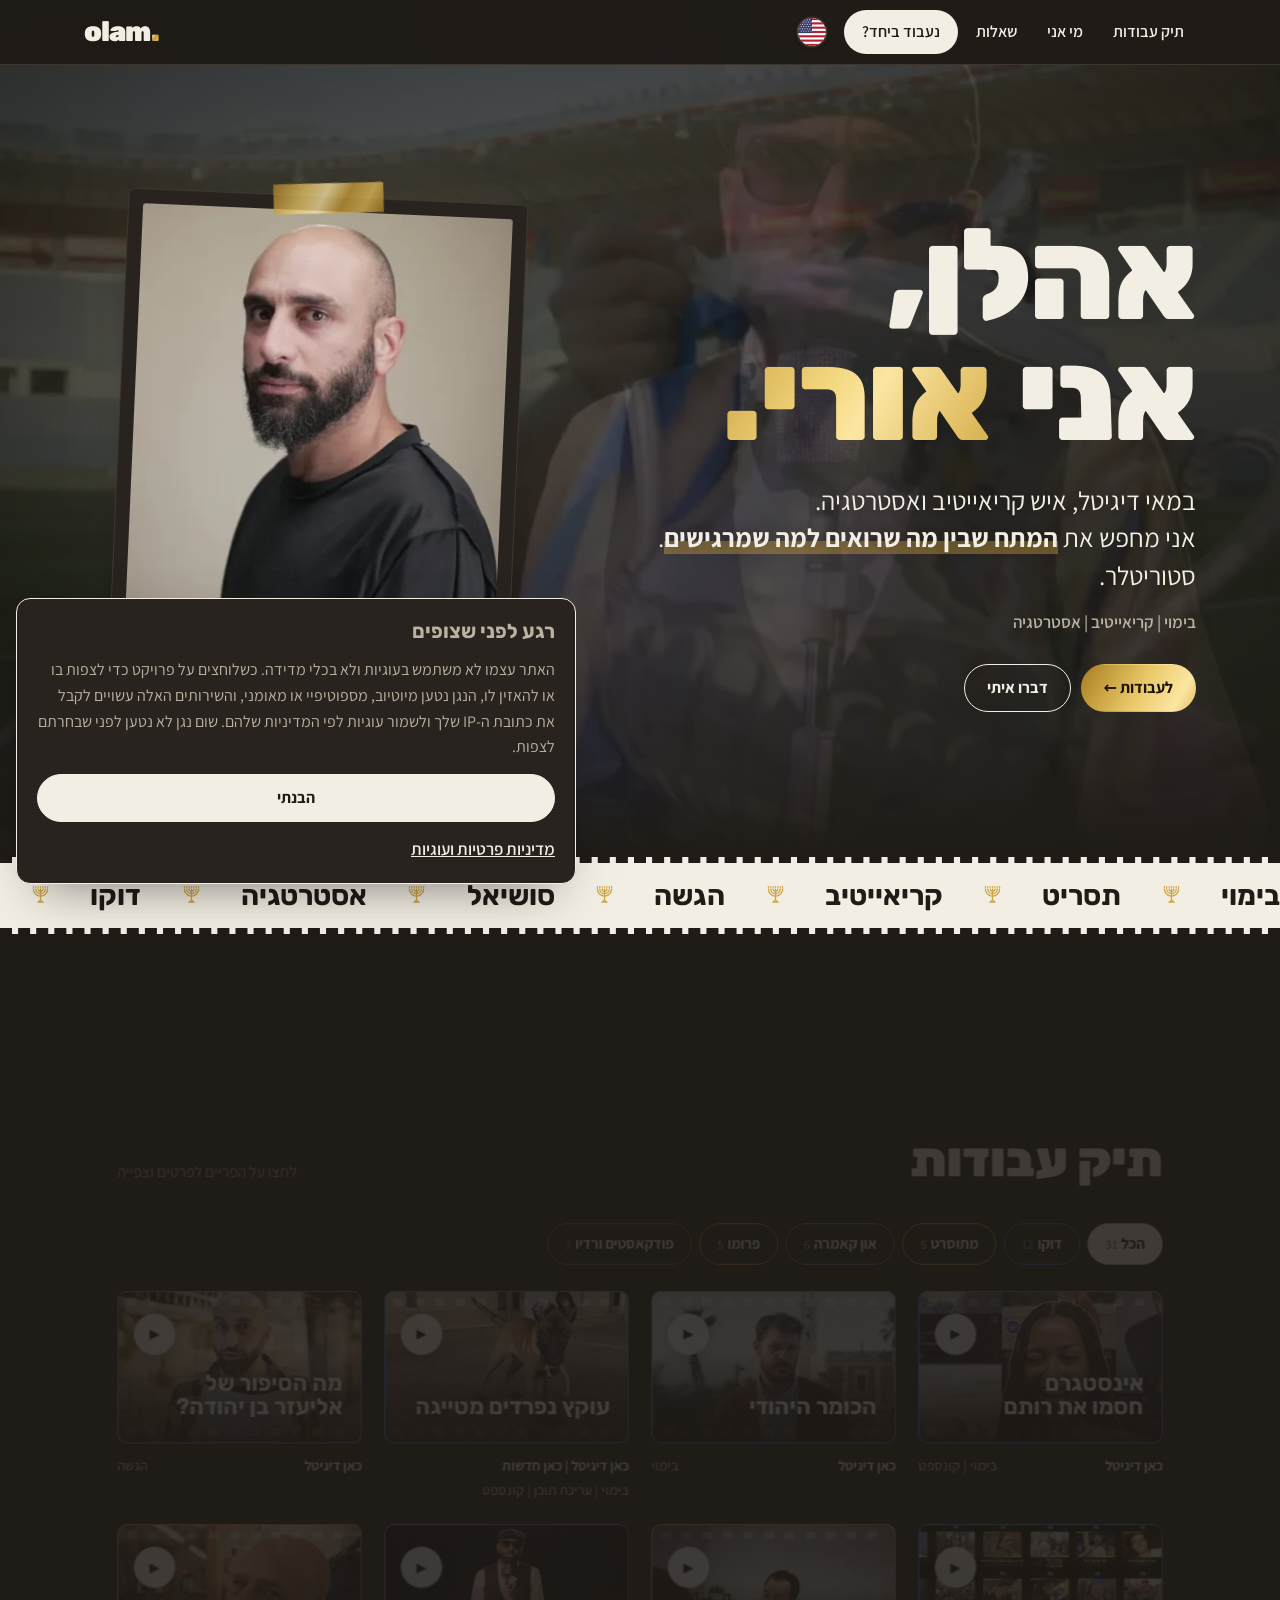
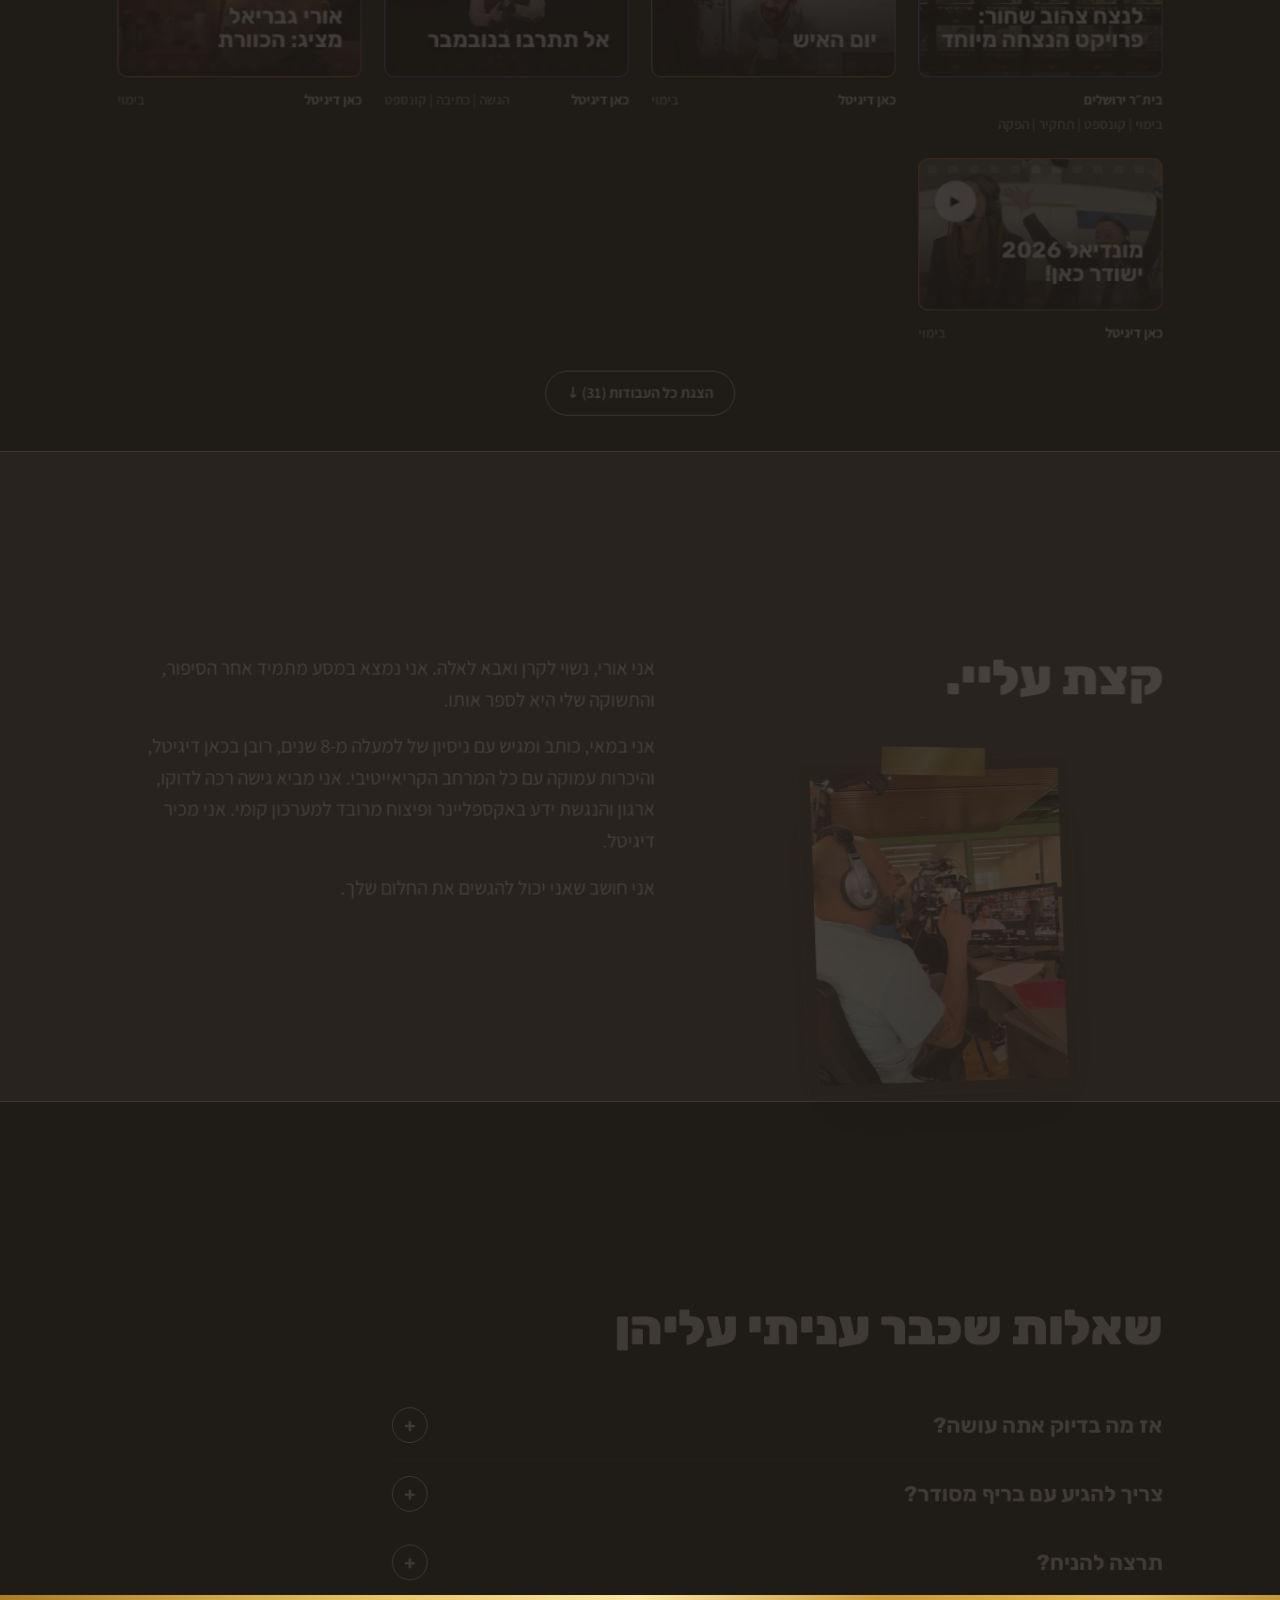
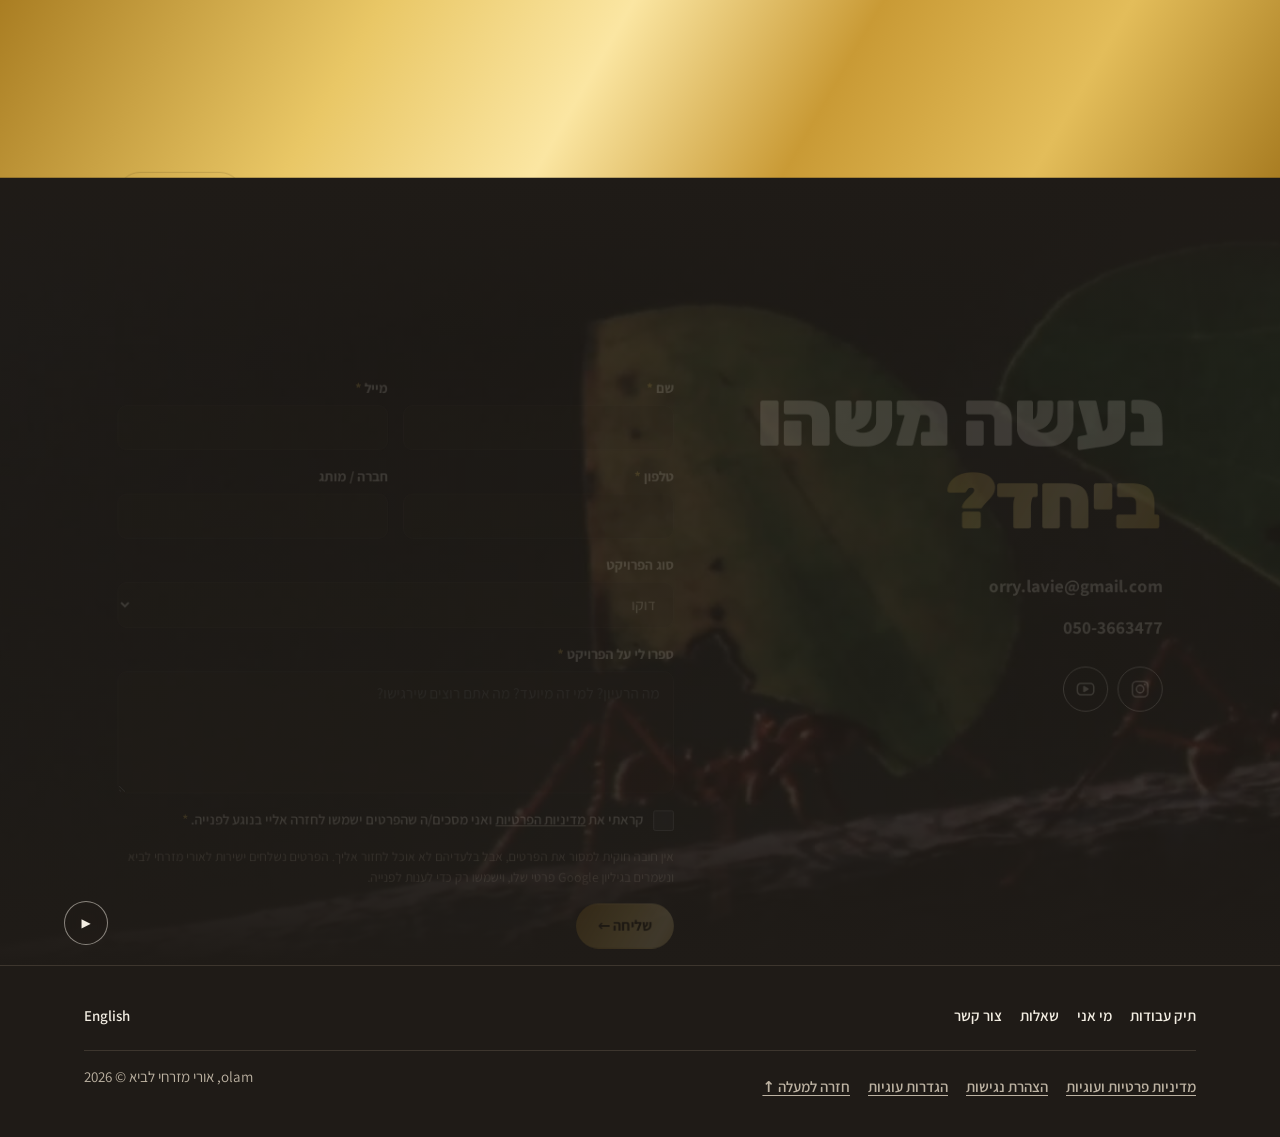
<file: index.html>
<!DOCTYPE html>
<html lang="he" dir="rtl">
<head>
<meta charset="UTF-8">
<meta name="viewport" content="width=device-width, initial-scale=1, viewport-fit=cover">
<meta name="theme-color" content="#1f1b17">
<meta name="color-scheme" content="dark">
<!--seo:start-->
<title>אורי מזרחי לביא | בימוי דיגיטל וקריאייטיב</title>
<meta name="description" content="אורי מזרחי לביא – במאי דיגיטל, איש קריאייטיב ואסטרטגיה עם יותר מ-8 שנות ניסיון בכאן. דוקו, אקספליינרים, מערכונים, הגשה ופודקאסטים. צפו בעבודות ובואו נעבוד ביחד.">
<meta name="robots" content="index, follow, max-image-preview:large">
<meta name="author" content="אורי מזרחי לביא">
<meta http-equiv="Content-Security-Policy" content="upgrade-insecure-requests">
<link rel="canonical" href="https://orry.co.il/">
<link rel="alternate" hreflang="he" href="https://orry.co.il/">
<link rel="alternate" hreflang="en" href="https://orry.co.il/en/">
<link rel="alternate" hreflang="x-default" href="https://orry.co.il/">
<meta property="og:type" content="profile">
<meta property="og:site_name" content="olam">
<meta property="og:title" content="אורי מזרחי לביא | בימוי דיגיטל וקריאייטיב">
<meta property="og:description" content="אורי מזרחי לביא – במאי דיגיטל, איש קריאייטיב ואסטרטגיה עם יותר מ-8 שנות ניסיון בכאן. דוקו, אקספליינרים, מערכונים, הגשה ופודקאסטים. צפו בעבודות ובואו נעבוד ביחד.">
<meta property="og:url" content="https://orry.co.il/">
<meta property="og:image" content="https://orry.co.il/images/og-image-2.jpg">
<meta property="og:image:width" content="1200">
<meta property="og:image:height" content="630">
<meta property="og:image:alt" content="אורי מזרחי לביא – בימוי, קריאייטיב ואסטרטגיה">
<meta property="og:locale" content="he_IL">
<meta property="og:locale:alternate" content="en_US">
<meta property="profile:first_name" content="אורי">
<meta property="profile:last_name" content="מזרחי לביא">
<meta name="twitter:card" content="summary_large_image">
<meta name="twitter:title" content="אורי מזרחי לביא | בימוי דיגיטל וקריאייטיב">
<meta name="twitter:description" content="אורי מזרחי לביא – במאי דיגיטל, איש קריאייטיב ואסטרטגיה עם יותר מ-8 שנות ניסיון בכאן. דוקו, אקספליינרים, מערכונים, הגשה ופודקאסטים. צפו בעבודות ובואו נעבוד ביחד.">
<meta name="twitter:image" content="https://orry.co.il/images/og-image-2.jpg">
<link rel="icon" href="favicon.ico?v=202611251215b" sizes="any">
<link rel="icon" type="image/png" sizes="32x32" href="images/favicon-32.png?v=202611251215b">
<link rel="icon" type="image/png" sizes="192x192" href="images/icon-192.png?v=202611251215b">
<link rel="apple-touch-icon" href="images/apple-touch-icon.png?v=202611251215b">
<link rel="preload" as="image" type="image/webp" imagesrcset="images/orry-400.webp 400w, images/orry-800.webp 800w" imagesizes="(max-width: 600px) 78vw, 400px" fetchpriority="high">
<link rel="preload" as="image" type="image/webp" href="videos/hero-poster-sm.webp" media="(max-width: 760px)" fetchpriority="high">
<link rel="preload" as="image" type="image/webp" href="videos/hero-poster.webp" media="(min-width: 761px)" fetchpriority="high">
<link rel="preload" as="font" type="font/woff2" href="fonts/rubik-hebrew-900-normal.woff2" crossorigin>
<link rel="preload" as="font" type="font/woff2" href="fonts/rubik-hebrew-700-normal.woff2" crossorigin>
<link rel="preload" as="font" type="font/woff2" href="fonts/assistant-hebrew-400-normal.woff2" crossorigin>
<link rel="preload" as="font" type="font/woff2" href="fonts/assistant-hebrew-600-normal.woff2" crossorigin>
<link rel="preload" as="font" type="font/woff2" href="fonts/assistant-hebrew-700-normal.woff2" crossorigin>

<script type="application/ld+json">{"@context":"https://schema.org","@graph":[{"@type":"Person","@id":"https://orry.co.il/#person","name":"אורי מזרחי לביא","alternateName":["Orry Mizrahi Lavie","Orry Lavie","אורי לביא","אורי מזרחי לביא"],"jobTitle":"במאי דיגיטל, איש קריאייטיב ואסטרטגיה","description":"אורי מזרחי לביא – במאי דיגיטל, איש קריאייטיב ואסטרטגיה עם יותר מ-8 שנות ניסיון בכאן. דוקו, אקספליינרים, מערכונים, הגשה ופודקאסטים. צפו בעבודות ובואו נעבוד ביחד.","url":"https://orry.co.il/","image":"https://orry.co.il/images/orry-800.jpg","email":"mailto:orry.lavie@gmail.com","sameAs":["https://www.instagram.com/orryla_/","https://www.youtube.com/@orryla"],"knowsAbout":["בימוי","כתיבה","הגשה","תחקיר","אסטרטגיית תוכן","Directing","Documentary","Content strategy","Social media"]},{"@type":"WebSite","@id":"https://orry.co.il/#website","url":"https://orry.co.il/","name":"olam","alternateName":"אורי מזרחי לביא","inLanguage":["he","en"],"publisher":{"@id":"https://orry.co.il/#person"}},{"@type":"ProfilePage","@id":"https://orry.co.il/#webpage","url":"https://orry.co.il/","name":"אורי מזרחי לביא | בימוי דיגיטל וקריאייטיב","description":"אורי מזרחי לביא – במאי דיגיטל, איש קריאייטיב ואסטרטגיה עם יותר מ-8 שנות ניסיון בכאן. דוקו, אקספליינרים, מערכונים, הגשה ופודקאסטים. צפו בעבודות ובואו נעבוד ביחד.","inLanguage":"he","isPartOf":{"@id":"https://orry.co.il/#website"},"mainEntity":{"@id":"https://orry.co.il/#person"},"primaryImageOfPage":{"@type":"ImageObject","url":"https://orry.co.il/images/og-image-2.jpg","width":1200,"height":630}},{"@type":"ItemList","@id":"https://orry.co.il/#work","name":"תיק עבודות","numberOfItems":31,"itemListElement":[{"@type":"ListItem","position":1,"item":{"@type":"CreativeWork","name":"אינסטגרם חסמו את רותם","url":"https://www.youtube.com/watch?v=dPL7OrazVGw","inLanguage":"he","creator":{"@id":"https://orry.co.il/#person"},"publisher":{"@type":"Organization","name":"כאן דיגיטל"},"description":"אז היא יצאה למסע פילוסופי בעקבות הזהות האותנטית שלה."}},{"@type":"ListItem","position":2,"item":{"@type":"CreativeWork","name":"תרגיל בחיבור: שתי אמהות חטופים נפגשות לשיחה","url":"https://www.youtube.com/watch?v=D3igZF82xqc","inLanguage":"he","creator":{"@id":"https://orry.co.il/#person"},"publisher":{"@type":"Organization","name":"כאן דיגיטל"},"description":"2 אמהות. 2 חטופים. 2 גישות. דאגה אחת. (צולם במהלך המו״מ על עסקאות החטופים, פברואר 2024)"}},{"@type":"ListItem","position":3,"item":{"@type":"CreativeWork","name":"סיפורה של סוליקה הצדקת","url":"https://www.youtube.com/watch?v=26YPxgVhWHA","inLanguage":"he","creator":{"@id":"https://orry.co.il/#person"},"publisher":{"@type":"Organization","name":"כאן דיגיטל"},"description":"ללה סוליקה, צעירה יהודייה שהואשמה בכפירה באסלאם במרוקו במאה ה-19, ולמרות שנגזר עליה גזר דין מוות סירבה לנטוש את יהדותה. סול. אגדה שהייתה באמת."}},{"@type":"ListItem","position":4,"item":{"@type":"CreativeWork","name":"בית אחד בח׳אן יונס","url":"https://www.youtube.com/watch?v=dgCvfAUChp8","inLanguage":"he","creator":{"@id":"https://orry.co.il/#person"},"publisher":{"@type":"Organization","name":"כאן דיגיטל"},"description":"פרויקט תיעוד מיוחד בן 18 ימים בבית אחד, של האנשים במלחמה, בזמן שלא נלחמים. ״האח הגדול״ ח׳אן יונס, אם תרצו."}},{"@type":"ListItem","position":5,"item":{"@type":"CreativeWork","name":"עוקץ נפרדים מטייגה","url":"https://www.youtube.com/watch?v=H4aGqiXSyHM","inLanguage":"he","creator":{"@id":"https://orry.co.il/#person"},"publisher":{"@type":"Organization","name":"כאן דיגיטל"},"description":"טייגה היה הכלב הישראלי האחרון של יחידת עוקץ. במשימתו האחרונה הוא חשף מחבלים והציל חיים, רגע לפני שנהרג. פרידה מגיבור."}},{"@type":"ListItem","position":6,"item":{"@type":"CreativeWork","name":"לנצח צהוב שחור: פרויקט הנצחה מיוחד","url":"https://www.youtube.com/watch?v=A8Bx1oX_Tls","inLanguage":"he","creator":{"@id":"https://orry.co.il/#person"},"publisher":{"@type":"Organization","name":"בית״ר ירושלים"},"description":"3 נרצחים. 3 סיפורים. אהבה אחת."}},{"@type":"ListItem","position":7,"item":{"@type":"CreativeWork","name":"הכומר היהודי","url":"https://www.youtube.com/watch?v=ECtKswTCMog","inLanguage":"he","creator":{"@id":"https://orry.co.il/#person"},"publisher":{"@type":"Organization","name":"כאן דיגיטל"},"description":"הוא למד כמוּרה אחרי השואה, הגיע לגדולה ואפילו היה בקשרים עם האפיפיור, אבל אף פעם לא שכח את הדם הזורם בעורקיו. סיפורו של הכומר היהודי מיפו."}},{"@type":"ListItem","position":8,"item":{"@type":"CreativeWork","name":"20 שנה ל-5:0 על אוסטריה","url":"https://www.youtube.com/watch?v=SDehhNoGnCc","inLanguage":"he","creator":{"@id":"https://orry.co.il/#person"},"publisher":{"@type":"Organization","name":"כאן דיגיטל"},"description":"מפגש מחזור של כוכבי אחת מתצוגות הכדורגל הכי גדולות של נבחרת ישראל לדורותיה."}},{"@type":"ListItem","position":9,"item":{"@type":"CreativeWork","name":"תרגיל בחיבור: חרדי ומילואימניק","url":"https://www.youtube.com/watch?v=3DyWmEZj5ww","inLanguage":"he","creator":{"@id":"https://orry.co.il/#person"},"publisher":{"@type":"Organization","name":"כאן דיגיטל"},"description":"מצד אחד מילואימניק ציוני בן הציונות הדתית ומהצד השני חרדי, לוחם קרבי לשעבר בעצמו. על הגיוס, על יהדות ועל עם ישראל."}},{"@type":"ListItem","position":10,"item":{"@type":"CreativeWork","name":"כאן אורייתא: יום הזיכרון הוא ראש השנה","url":"https://www.youtube.com/watch?v=SWNimXa5VVQ","inLanguage":"he","creator":{"@id":"https://orry.co.il/#person"},"publisher":{"@type":"Organization","name":"כאן דיגיטל"},"description":"הרבה לפני הרובד הציוני העצוב של הביטוי, יום הזיכרון היה למעשה יום הולדתה של האנושות."}},{"@type":"ListItem","position":11,"item":{"@type":"CreativeWork","name":"למורן אטיאס נמאס מהצביעות של ארגוני הנשים אחרי ה-7.10","url":"https://www.youtube.com/watch?v=HDm-RX-XSmU","inLanguage":"he","creator":{"@id":"https://orry.co.il/#person"},"publisher":{"@type":"Organization","name":"כאן דיגיטל"},"description":"מורן אטיאס בזעקה אל לבבותיהם הצבועים של ארגוני הנשים ברחבי העולם בעקבות זוועות השבעה באוקטובר."}},{"@type":"ListItem","position":12,"item":{"@type":"CreativeWork","name":"חנה אזולאי הספרי פונה לעם המרוקאי. במרוקאית","url":"https://www.youtube.com/watch?v=bPlpKjMCzfw","inLanguage":"he","creator":{"@id":"https://orry.co.il/#person"},"publisher":{"@type":"Organization","name":"כאן דיגיטל"},"description":"חנה אזולאי הספרי פונה לעם המרוקאי בשפתו ומבקשת להעביר להם את סיפור השבעה באוקטובר מזווית שכנראה עוד לא שמעו."}},{"@type":"ListItem","position":13,"item":{"@type":"CreativeWork","name":"יום האיש","url":"https://www.youtube.com/watch?v=Y2JkuJQf6wQ","inLanguage":"he","creator":{"@id":"https://orry.co.il/#person"},"publisher":{"@type":"Organization","name":"כאן דיגיטל"},"description":"איך נראה ראיון עבודה בעולם הפוך?"}},{"@type":"ListItem","position":14,"item":{"@type":"CreativeWork","name":"מסיבת פרידה מ-2023: השנאחסית","url":"https://www.youtube.com/watch?v=tw7QVt88N44","inLanguage":"he","creator":{"@id":"https://orry.co.il/#person"},"publisher":{"@type":"Organization","name":"כאן דיגיטל"},"description":"31 בדצמבר. 2023, שהביאה לנו את ההפגנות והמלחמה, עוד רגע מסתיימת, אבל 2024 מסרבת לצאת. ומה יש ל-1973 להגיד על זה? מסיבת שנים."}},{"@type":"ListItem","position":15,"item":{"@type":"CreativeWork","name":"מחשבות: מסאז׳ בזמן מלחמה","url":"https://www.youtube.com/watch?v=2F-gCksMRdY","inLanguage":"he","creator":{"@id":"https://orry.co.il/#person"},"publisher":{"@type":"Organization","name":"כאן דיגיטל"},"description":"רות מרגישה קצת לא נעים להתענג על מסאז׳ בזמן המלחמה, אבל השובר פג תוקף עוד יומיים."}},{"@type":"ListItem","position":16,"item":{"@type":"CreativeWork","name":"משכתבים את עשר המכות","url":"https://www.youtube.com/watch?v=d8nl7FoIrKs","inLanguage":"he","creator":{"@id":"https://orry.co.il/#person"},"publisher":{"@type":"Organization","name":"כאן דיגיטל"},"description":"כמו כל דבר, גם את עשר מכות מצריים צריך לרענן (או שלא)."}},{"@type":"ListItem","position":17,"item":{"@type":"CreativeWork","name":"האינטרוונשן","url":"https://www.youtube.com/watch?v=ODbxRt-jGAk","inLanguage":"he","creator":{"@id":"https://orry.co.il/#person"},"publisher":{"@type":"Organization","name":"כאן דיגיטל"},"description":"החבר׳ה במשרד סיכמו שלא מזמינים יותר אוכל, אבל מיכאל לא עמד בהבטחה."}},{"@type":"ListItem","position":18,"item":{"@type":"CreativeWork","name":"מה הסיפור של אליעזר בן יהודה?","url":"https://www.youtube.com/watch?v=ASVu9JXJBBc","inLanguage":"he","creator":{"@id":"https://orry.co.il/#person"},"publisher":{"@type":"Organization","name":"כאן דיגיטל"},"description":"כמה רחוק הלך מחיה השפה העברית אחר החזון שלו?"}},{"@type":"ListItem","position":19,"item":{"@type":"CreativeWork","name":"איך השפיעו היפנים על המוזיקה המזרחית בישראל?","url":"https://www.youtube.com/watch?v=8Fe0RkiWvkw","inLanguage":"he","creator":{"@id":"https://orry.co.il/#person"},"publisher":{"@type":"Organization","name":"כאן דיגיטל"},"description":"מהפכה טכנולוגית מדהימה שקרתה בצד אחד של העולם הובילה למהפכה חברתית-תרבותית מדהימה לא פחות בצד השני שלו."}},{"@type":"ListItem","position":20,"item":{"@type":"CreativeWork","name":"אל תתרבו בנובמבר","url":"https://www.youtube.com/watch?v=7bj1FphLXR4","inLanguage":"he","creator":{"@id":"https://orry.co.il/#person"},"publisher":{"@type":"Organization","name":"כאן דיגיטל"},"description":"לילדי החופש הגדול יש עניין לא פתור עם יום ההולדת שלהם, אז מצאנו להם פתרון אלטרנטיבי."}},{"@type":"ListItem","position":21,"item":{"@type":"CreativeWork","name":"מה הסיפור של באג 2000?","url":"https://www.youtube.com/watch?v=5-gH_q7OWbU","inLanguage":"he","creator":{"@id":"https://orry.co.il/#person"},"publisher":{"@type":"Organization","name":"כאן דיגיטל"},"description":"זה אמור היה להיות האסון הכי גדול שידעה האנושות. או אולי יריית פתיחה מטורפת לעידן הפייק ניוז?"}},{"@type":"ListItem","position":22,"item":{"@type":"CreativeWork","name":"מי מפחד מהמפלצת הירושלמית?","url":"https://www.youtube.com/watch?v=2EUEoh2fywM","inLanguage":"he","creator":{"@id":"https://orry.co.il/#person"},"publisher":{"@type":"Organization","name":"כאן דיגיטל"},"description":"צבועה שחור לבן, עם חלל שמזכיר רחם ו-3 מגלשות אדומות תלולות. הכירו את המפלצת, זאת שלכל ירושלמי יש זיכרון ממנה."}},{"@type":"ListItem","position":23,"item":{"@type":"CreativeWork","name":"למה אנחנו עושים ק*י רק בבית?","url":"https://www.youtube.com/watch?v=PwqSX5168x0","inLanguage":"he","creator":{"@id":"https://orry.co.il/#person"},"publisher":{"@type":"Organization","name":"כאן דיגיטל"},"description":"תסמונת ״השירותים הבטוחים״ — למה זה קורה? ומאיפה היא הגיעה?"}},{"@type":"ListItem","position":24,"item":{"@type":"CreativeWork","name":"25 שנה אחרי, חיים צינוביץ׳ חוזר לשרוף","url":"https://open.spotify.com/episode/68VsX7Rmlx4GBbswowqpzL","inLanguage":"he","creator":{"@id":"https://orry.co.il/#person"},"publisher":{"@type":"Organization","name":"כאן גימל"},"description":"פרויקט השרוף היה ״הפיגוע התרבותי הגדול בישראל״ והוא טמן בתוכו המון זעם ותסכול. רבע מאה ו-EP אחרי, צינוביץ׳ יושב לשיחה."}},{"@type":"ListItem","position":25,"item":{"@type":"CreativeWork","name":"בחזרה לנובה","url":"https://omny.fm/shows/mizadimandmarathons88/61dd2fe8-7342-472d-bcfb-b0b800f9c82d","inLanguage":"he","creator":{"@id":"https://orry.co.il/#person"},"publisher":{"@type":"Organization","name":"כאן 88"},"description":"מסע זיכרון מוזיקלי בין הסיפורים שקרעו את הלב, למוזיקה שמעט מאחה אותו. פרויקט חיבוק לשבט הטראנס הכאוב (נובמבר 2023)."}},{"@type":"ListItem","position":26,"item":{"@type":"PodcastSeries","name":"עכשיו אתה מדבר","url":"https://open.spotify.com/show/13dElT81nLEUlsX9FgPStN","inLanguage":"he","creator":{"@id":"https://orry.co.il/#person"},"publisher":{"@type":"Organization","name":"כאן הסכתים"},"description":"בין ציפיות החברה לדרישות האבולוציה; בין הכוח והתחרות לרגישות ולחרדות; בין הדימוי לשקר. אורי לביא והפסיכולוג ד״ר גבריאל בוקובזה ז״ל מדברים בפתיחות על הנושא שגברים הכי פחות מדברים עליו — גברים.","sameAs":["https://www.kan.org.il/content/kan/podcasts/p-8478/"],"episode":{"@type":"PodcastEpisode","name":"פרק 3: על סקס. של הלב (1/2)","url":"https://open.spotify.com/episode/5aM3qYoLm5ojOycu0wAESO","datePublished":"2020-11-10","timeRequired":"PT31M45S","inLanguage":"he"}}},{"@type":"ListItem","position":27,"item":{"@type":"CreativeWork","name":"מונדיאל 2026 ישודר כאן!","url":"https://www.youtube.com/watch?v=s7zHZhwwa4k","inLanguage":"he","creator":{"@id":"https://orry.co.il/#person"},"publisher":{"@type":"Organization","name":"כאן דיגיטל"},"description":"יהונתן כהן ואשרת עיני עם הכרזה מרגשת, אבל מתבלבלים בסט אנד סטינגס."}},{"@type":"ListItem","position":28,"item":{"@type":"CreativeWork","name":"חדש: קומדי BOX!","url":"https://www.youtube.com/watch?v=XrSV1HlLrpw","inLanguage":"he","creator":{"@id":"https://orry.co.il/#person"},"publisher":{"@type":"Organization","name":"כאן דיגיטל"},"description":"חדש בכאן BOX אזור צחוקים מיוחד. בואו, יהיו צחוקים."}},{"@type":"ListItem","position":29,"item":{"@type":"CreativeWork","name":"אורי גבריאל מציג: הכוורת","url":"https://www.youtube.com/watch?v=SmJgRgJIQyE","inLanguage":"he","creator":{"@id":"https://orry.co.il/#person"},"publisher":{"@type":"Organization","name":"כאן דיגיטל"},"description":"״הכוורת״ הסכת עלילתי מיוחד שמביא את עלילותיו המופלאות של כרם התימנים, מהתקופה שהכל היה מותר בה. הוקלט בטכנולוגיית 8 ערוצים ייחודית ומיועד להאזנה באוזניות בלבד."}},{"@type":"ListItem","position":30,"item":{"@type":"CreativeWork","name":"לך תזכור, הסכת על השואה מהרגע שהסתיימה","url":"https://www.youtube.com/watch?v=KPQhVAbs-ug","inLanguage":"he","creator":{"@id":"https://orry.co.il/#person"},"publisher":{"@type":"Organization","name":"כאן דיגיטל"},"description":"האם ידעתם שהמילה ״ועוזריהם״ כוונה במקור ליהודים שסייעו לנאצים? הסכת שמספר על השואה מהרגע שהסתיימה."}},{"@type":"ListItem","position":31,"item":{"@type":"CreativeWork","name":"חברת מוריה: סיכום פעילות שנת 2025","url":"https://www.youtube.com/watch?v=7xqLVI5d7aQ","inLanguage":"he","creator":{"@id":"https://orry.co.il/#person"},"publisher":{"@type":"Organization","name":"חברת מוריה"},"description":"(כמעט) כמו דוד המלך, גם חברת מוריה בונה את ירושלים. סיכום פעילות החברה לשנת 2025."}}]}]}</script>
<!--seo:end-->
<!--css:start--><style>@font-face{font-family:"Rubik";font-style:normal;font-display:swap;font-weight:400;src:url(fonts/rubik-hebrew-400-normal.woff2)format("woff2");unicode-range:U+0307-0308,U+0590-05FF,U+200C-2010,U+20AA,U+25CC,U+FB1D-FB4F}@font-face{font-family:"Rubik";font-style:normal;font-display:swap;font-weight:400;src:url(fonts/rubik-latin-400-normal.woff2)format("woff2");unicode-range:U+0000-00FF,U+0131,U+0152-0153,U+02BB-02BC,U+02C6,U+02DA,U+02DC,U+0304,U+0308,U+0329,U+2000-206F,U+20AC,U+2122,U+2191,U+2193,U+2212,U+2215,U+FEFF,U+FFFD}@font-face{font-family:"Rubik";font-style:normal;font-display:swap;font-weight:500;src:url(fonts/rubik-hebrew-500-normal.woff2)format("woff2");unicode-range:U+0307-0308,U+0590-05FF,U+200C-2010,U+20AA,U+25CC,U+FB1D-FB4F}@font-face{font-family:"Rubik";font-style:normal;font-display:swap;font-weight:500;src:url(fonts/rubik-latin-500-normal.woff2)format("woff2");unicode-range:U+0000-00FF,U+0131,U+0152-0153,U+02BB-02BC,U+02C6,U+02DA,U+02DC,U+0304,U+0308,U+0329,U+2000-206F,U+20AC,U+2122,U+2191,U+2193,U+2212,U+2215,U+FEFF,U+FFFD}@font-face{font-family:"Rubik";font-style:normal;font-display:swap;font-weight:700;src:url(fonts/rubik-hebrew-700-normal.woff2)format("woff2");unicode-range:U+0307-0308,U+0590-05FF,U+200C-2010,U+20AA,U+25CC,U+FB1D-FB4F}@font-face{font-family:"Rubik";font-style:normal;font-display:swap;font-weight:700;src:url(fonts/rubik-latin-700-normal.woff2)format("woff2");unicode-range:U+0000-00FF,U+0131,U+0152-0153,U+02BB-02BC,U+02C6,U+02DA,U+02DC,U+0304,U+0308,U+0329,U+2000-206F,U+20AC,U+2122,U+2191,U+2193,U+2212,U+2215,U+FEFF,U+FFFD}@font-face{font-family:"Rubik";font-style:normal;font-display:swap;font-weight:900;src:url(fonts/rubik-hebrew-900-normal.woff2)format("woff2");unicode-range:U+0307-0308,U+0590-05FF,U+200C-2010,U+20AA,U+25CC,U+FB1D-FB4F}@font-face{font-family:"Rubik";font-style:normal;font-display:swap;font-weight:900;src:url(fonts/rubik-latin-900-normal.woff2)format("woff2");unicode-range:U+0000-00FF,U+0131,U+0152-0153,U+02BB-02BC,U+02C6,U+02DA,U+02DC,U+0304,U+0308,U+0329,U+2000-206F,U+20AC,U+2122,U+2191,U+2193,U+2212,U+2215,U+FEFF,U+FFFD}@font-face{font-family:"Assistant";font-style:normal;font-display:swap;font-weight:400;src:url(fonts/assistant-hebrew-400-normal.woff2)format("woff2");unicode-range:U+0307-0308,U+0590-05FF,U+200C-2010,U+20AA,U+25CC,U+FB1D-FB4F}@font-face{font-family:"Assistant";font-style:normal;font-display:swap;font-weight:400;src:url(fonts/assistant-latin-400-normal.woff2)format("woff2");unicode-range:U+0000-00FF,U+0131,U+0152-0153,U+02BB-02BC,U+02C6,U+02DA,U+02DC,U+0304,U+0308,U+0329,U+2000-206F,U+20AC,U+2122,U+2191,U+2193,U+2212,U+2215,U+FEFF,U+FFFD}@font-face{font-family:"Assistant";font-style:normal;font-display:swap;font-weight:600;src:url(fonts/assistant-hebrew-600-normal.woff2)format("woff2");unicode-range:U+0307-0308,U+0590-05FF,U+200C-2010,U+20AA,U+25CC,U+FB1D-FB4F}@font-face{font-family:"Assistant";font-style:normal;font-display:swap;font-weight:600;src:url(fonts/assistant-latin-600-normal.woff2)format("woff2");unicode-range:U+0000-00FF,U+0131,U+0152-0153,U+02BB-02BC,U+02C6,U+02DA,U+02DC,U+0304,U+0308,U+0329,U+2000-206F,U+20AC,U+2122,U+2191,U+2193,U+2212,U+2215,U+FEFF,U+FFFD}@font-face{font-family:"Assistant";font-style:normal;font-display:swap;font-weight:700;src:url(fonts/assistant-hebrew-700-normal.woff2)format("woff2");unicode-range:U+0307-0308,U+0590-05FF,U+200C-2010,U+20AA,U+25CC,U+FB1D-FB4F}@font-face{font-family:"Assistant";font-style:normal;font-display:swap;font-weight:700;src:url(fonts/assistant-latin-700-normal.woff2)format("woff2");unicode-range:U+0000-00FF,U+0131,U+0152-0153,U+02BB-02BC,U+02C6,U+02DA,U+02DC,U+0304,U+0308,U+0329,U+2000-206F,U+20AC,U+2122,U+2191,U+2193,U+2212,U+2215,U+FEFF,U+FFFD}:root{color-scheme:dark;--bg:#1f1b17;--ink:#f3eee3;--soft:#bcb2a2;--rule:#3d362e;--card:#28231e;--hot:#e2bf5c;--gold:#cfa443;--on-hot:#1c1504;--gold-fill:linear-gradient(120deg,#a97d22 0%,#e9c766 28%,#fbe6a2 46%,#c99a35 64%,#e3bd5a 82%,#a97d22 100%);--gold-text:linear-gradient(120deg,#c9a03e 0%,#f3d77f 40%,#fbe6a2 55%,#d4ab45 100%);--c1:#332d26;--c2:var(--gold-fill);--c3:#4058d6;--c4:#5d6b40;--c5:#463e33;--ease:cubic-bezier(.2,.7,.2,1)}:root[data-theme=light],:root[data-theme=dark]{color-scheme:dark}*{box-sizing:border-box;min-width:0;margin:0;padding:0}html{background:#1f1b17;overflow-x:clip;scroll-behavior:smooth;scroll-padding-top:76px}body{background:radial-gradient(1200px 700px at 85% -10%,rgba(207,164,67,.1),transparent 60%),radial-gradient(900px 600px at 0% 40%,rgba(255,240,210,.035),transparent 60%),var(--bg);background-attachment:fixed;color:var(--ink);font:17px/1.6 Assistant,system-ui,sans-serif;overflow-x:clip;-webkit-font-smoothing:antialiased}a{color:inherit}img{display:block;max-width:100%}h1,h2,h3,.disp{font-family:Rubik,Assistant,sans-serif;line-height:1.05;text-wrap:balance}.wrap{max-width:1240px;margin-inline:auto;padding-inline:max(5vw,16px)}.band{padding-block:clamp(48px,7vw,104px)}.sec-h{display:flex;flex-wrap:wrap;align-items:end;justify-content:space-between;gap:12px 24px;margin-bottom:clamp(24px,4vw,40px)}.sec-h h2{font-size:clamp(34px,5vw,52px);font-weight:900}.sec-h p{color:var(--soft);max-width:30em}:focus-visible{outline:3px solid var(--gold);outline-offset:3px;border-radius:6px}button{font:inherit;color:inherit;background:0 0;border:0;cursor:pointer}.bar{position:sticky;top:0;z-index:20;background:color-mix(in srgb,var(--bg) 88%,transparent);backdrop-filter:blur(12px);-webkit-backdrop-filter:blur(12px);border-bottom:1px solid var(--rule)}.bar .wrap{display:flex;align-items:center;justify-content:space-between;height:64px;gap:16px}.logo{font:900 28px/1 Rubik,sans-serif;text-decoration:none;letter-spacing:-.03em}.logo i{font-style:normal;background:var(--gold-fill);-webkit-background-clip:text;background-clip:text;color:transparent}.bar nav ul{display:flex;gap:6px;list-style:none;align-items:center}.bar nav a{display:inline-flex;align-items:center;min-height:44px;padding:0 12px;border-radius:999px;text-decoration:none;font-weight:600;font-size:16px}.bar nav a:hover{background:var(--rule)}.bar nav a.cta{background:var(--ink);color:var(--bg);padding:0 18px}.menu{display:none;order:-1;width:44px;height:44px;border:1px solid var(--rule);border-radius:50%;place-items:center;font-size:20px}.hero{padding-block:clamp(32px,6vw,80px) clamp(40px,6vw,72px)}.hero .wrap{display:grid;grid-template-columns:minmax(0,1.25fr) minmax(0,1fr);gap:clamp(28px,5vw,72px);align-items:center}.hi{font-size:clamp(56px,10vw,128px);font-weight:900;letter-spacing:-.02em;line-height:.95}.hi span{background:var(--gold-text);-webkit-background-clip:text;background-clip:text;color:transparent;padding-inline:.04em;display:inline-block;animation:wave 2.4s var(--ease) .6s 2}@keyframes wave{0%,to{transform:none}20%{transform:rotate(-8deg)}40%{transform:rotate(6deg)}60%{transform:rotate(-4deg)}}.lead{font-size:clamp(20px,2.2vw,26px);line-height:1.45;margin-top:24px;max-width:22em}.lead b{background:linear-gradient(transparent 62%,color-mix(in srgb,var(--gold) 45%,transparent) 62%)}.roles{color:var(--soft);margin-top:14px;font-weight:600}.hero-cta{display:flex;flex-wrap:wrap;gap:10px;margin-top:28px}.btn{display:inline-flex;align-items:center;gap:10px;min-height:48px;padding:0 22px;border-radius:999px;border:1.5px solid var(--ink);font-weight:700;text-decoration:none;font-size:16px;white-space:nowrap;transition:transform .2s var(--ease),background .2s}.btn:hover{transform:translateY(-2px)}.btn.hot{background:var(--gold-fill);background-size:200% 100%;border-color:transparent;color:var(--on-hot);transition:transform .2s var(--ease),background-position .6s var(--ease)}.btn.hot:hover{background-position:100%0}.frame{position:relative;justify-self:center;width:min(100%,400px);padding:14px 14px 56px;background:var(--card);border:1px solid var(--rule);border-radius:6px;transform:rotate(2.5deg);box-shadow:0 30px 50px -28px rgba(0,0,0,.45)}.frame img{aspect-ratio:4/5;width:100%;height:auto;object-fit:cover;object-position:center 20%;border-radius:3px}.frame figcaption{position:absolute;inset-inline:14px;bottom:14px;font:700 17px Rubik,sans-serif;display:flex;justify-content:space-between}.frame figcaption small{color:var(--soft);font:600 14px Assistant,sans-serif}.tape{position:absolute;top:-14px;inset-inline-start:50%;translate:50%0;width:110px;height:30px;background:var(--gold-fill);opacity:.75;transform:rotate(-4deg)}.scroll-hint{display:inline-flex;gap:8px;margin-top:36px;color:var(--soft);font-weight:600;text-decoration:none}.strip{background:var(--ink);color:var(--bg);overflow:hidden;border-block:6px dashed var(--bg);outline:0}.strip div{display:flex;gap:40px;width:max-content;padding:16px 0;font:700 clamp(20px,2.4vw,28px) Rubik,sans-serif;animation:roll 38s linear infinite}.strip span::after{content:"";display:inline-block;width:.7em;height:.7em;vertical-align:.02em;margin-inline-start:40px;background:var(--gold);-webkit-mask:url("data:image/svg+xml,%3Csvg xmlns='http://www.w3.org/2000/svg' viewBox='0 0 24 24' fill='none' stroke='black' stroke-width='1.6' stroke-linecap='round'%3E%3Cpath d='M12 5v14'/%3E%3Cpath d='M9 5a3 3 0 0 0 6 0'/%3E%3Cpath d='M6 5a6 6 0 0 0 12 0'/%3E%3Cpath d='M3 5a9 9 0 0 0 18 0'/%3E%3Cpath d='M8.5 21.5h7M12 19l-2.5 2.5M12 19l2.5 2.5'/%3E%3Cg fill='black' stroke='none'%3E%3Cellipse cx='3' cy='2.6' rx='.9' ry='1.3'/%3E%3Cellipse cx='6' cy='2.6' rx='.9' ry='1.3'/%3E%3Cellipse cx='9' cy='2.6' rx='.9' ry='1.3'/%3E%3Cellipse cx='12' cy='2.6' rx='.9' ry='1.3'/%3E%3Cellipse cx='15' cy='2.6' rx='.9' ry='1.3'/%3E%3Cellipse cx='18' cy='2.6' rx='.9' ry='1.3'/%3E%3Cellipse cx='21' cy='2.6' rx='.9' ry='1.3'/%3E%3C/g%3E%3C/svg%3E")center/contain no-repeat;mask:url("data:image/svg+xml,%3Csvg xmlns='http://www.w3.org/2000/svg' viewBox='0 0 24 24' fill='none' stroke='black' stroke-width='1.6' stroke-linecap='round'%3E%3Cpath d='M12 5v14'/%3E%3Cpath d='M9 5a3 3 0 0 0 6 0'/%3E%3Cpath d='M6 5a6 6 0 0 0 12 0'/%3E%3Cpath d='M3 5a9 9 0 0 0 18 0'/%3E%3Cpath d='M8.5 21.5h7M12 19l-2.5 2.5M12 19l2.5 2.5'/%3E%3Cg fill='black' stroke='none'%3E%3Cellipse cx='3' cy='2.6' rx='.9' ry='1.3'/%3E%3Cellipse cx='6' cy='2.6' rx='.9' ry='1.3'/%3E%3Cellipse cx='9' cy='2.6' rx='.9' ry='1.3'/%3E%3Cellipse cx='12' cy='2.6' rx='.9' ry='1.3'/%3E%3Cellipse cx='15' cy='2.6' rx='.9' ry='1.3'/%3E%3Cellipse cx='18' cy='2.6' rx='.9' ry='1.3'/%3E%3Cellipse cx='21' cy='2.6' rx='.9' ry='1.3'/%3E%3C/g%3E%3C/svg%3E")center/contain no-repeat}@keyframes roll{to{translate:50%0}}.chips{display:flex;flex-wrap:wrap;gap:8px;margin-bottom:28px}.chip{min-height:44px;padding:0 18px;border-radius:999px;border:1.5px solid var(--rule);font-weight:700;font-size:16px}.chip[aria-pressed=true]{background:var(--ink);border-color:var(--ink);color:var(--bg)}.chip small{opacity:.6;font-weight:600;margin-inline-start:4px}.grid{display:grid;grid-template-columns:repeat(auto-fill,minmax(260px,1fr));gap:clamp(16px,2vw,24px)}.card{text-align:start;display:flex;flex-direction:column;gap:12px;cursor:pointer}.shot{position:relative;aspect-ratio:16/10;border-radius:10px;overflow:hidden;padding:26px 20px;display:flex;align-items:end;color:#fff;background:var(--c);transition:transform .35s var(--ease),box-shadow .35s}.shot::before,.shot::after{content:"";position:absolute;inset-inline:10px;height:8px;background:repeating-linear-gradient(90deg,rgba(255,255,255,.28)0 10px,transparent 10px 22px)}.shot::before{top:8px}.shot::after{bottom:8px}.shot h3{font-size:clamp(20px,1.9vw,24px);font-weight:700;position:relative}.shot .play{position:absolute;top:24px;inset-inline-end:18px;width:44px;height:44px;border-radius:50%;background:rgba(255,255,255,.95);color:#111;display:grid;place-items:center;font-size:14px;transition:transform .3s var(--ease)}.card:hover .shot{transform:translateY(-4px) rotate(-.6deg);box-shadow:0 22px 40px -24px rgba(0,0,0,.5)}.card:hover .play{transform:scale(1.12)}.k-doco{--c:var(--c1)}.k-scripted{--c:var(--c2)}.k-scripted .shot{color:#1c1504}.k-oncamera{--c:var(--c3)}.k-audio{--c:var(--c4)}.k-promo{--c:var(--c5)}.k-promo .shot{color:var(--ink)}.k-promo .shot::before,.k-promo .shot::after,.k-scripted .shot::before,.k-scripted .shot::after{background:repeating-linear-gradient(90deg,rgba(0,0,0,.18)0 10px,transparent 10px 22px)}.card .meta{display:flex;justify-content:space-between;gap:8px;font-size:15px;color:var(--soft);font-weight:600}.card .meta b{color:var(--ink)}.cases{display:grid;gap:16px}.case{display:grid;grid-template-columns:minmax(0,1fr) minmax(0,1.4fr) auto;align-items:center;gap:20px 32px;padding:28px clamp(20px,3vw,36px);border-radius:14px;background:var(--card);border:1px solid var(--rule);text-align:start;cursor:pointer;transition:border-color .25s,transform .3s var(--ease)}.case:hover{border-color:var(--ink);transform:translateX(-4px)}.case .who{font-weight:700;color:var(--hot);font-size:15px}.case h3{font-size:clamp(24px,2.6vw,32px);font-weight:900;margin-top:6px}.case p{color:var(--soft)}.case .go{width:52px;height:52px;border-radius:50%;background:var(--ink);color:var(--bg);display:grid;place-items:center;font-size:20px}.about .wrap{display:grid;grid-template-columns:minmax(0,1fr) minmax(0,1.2fr);gap:clamp(28px,5vw,72px);align-items:start}.about h2{font-size:clamp(34px,5vw,52px);font-weight:900}.about .txt p{font-size:clamp(18px,1.8vw,21px);margin-bottom:16px}.about .txt p b{font-weight:700}.facts{display:grid;grid-template-columns:repeat(3,minmax(0,1fr));gap:16px;margin-top:28px;padding-top:24px;border-top:1px solid var(--rule)}.facts dt{font-size:14px;color:var(--soft);font-weight:600}.facts dd{font:900 clamp(22px,2.4vw,30px)/1.1 Rubik,sans-serif;margin-top:4px}.facts dd em{font-style:normal;background:var(--gold-text);-webkit-background-clip:text;background-clip:text;color:transparent}.faq{max-width:820px}.faq details{border-bottom:1px solid var(--rule)}.faq summary{list-style:none;display:flex;justify-content:space-between;align-items:center;gap:16px;min-height:72px;font:700 clamp(19px,2vw,23px) Rubik,sans-serif;cursor:pointer}.faq summary::-webkit-details-marker{display:none}.faq summary::after{content:"+";flex:none;width:36px;height:36px;border-radius:50%;border:1.5px solid var(--ink);display:grid;place-items:center;font-size:20px;transition:transform .3s var(--ease)}.faq details[open] summary::after{transform:rotate(45deg);background:var(--gold-fill);border-color:transparent;color:var(--on-hot)}.faq details p{padding:0 0 24px;color:var(--soft);font-size:18px;max-width:40em}.insta{background:var(--gold-fill);color:var(--on-hot)}.insta .wrap{display:flex;flex-wrap:wrap;align-items:center;justify-content:space-between;gap:20px}.insta h2{font-size:clamp(30px,5vw,52px);font-weight:900}.insta .btn{border-color:var(--on-hot)}.insta .btn:hover{background:var(--on-hot);color:var(--gold)}.contact .wrap{display:grid;grid-template-columns:minmax(0,1fr) minmax(0,1.3fr);gap:clamp(28px,5vw,72px)}.contact h2{font-size:clamp(44px,7vw,84px);font-weight:900;letter-spacing:-.02em}.contact h2 em{font-style:normal;background:var(--gold-text);-webkit-background-clip:text;background-clip:text;color:transparent;padding-inline:.04em}.direct{margin-top:24px;display:grid;gap:6px;font-size:19px}.direct a{text-decoration:none;font-weight:700}.direct a:hover{color:var(--hot)}.socials{display:flex;gap:10px;margin-top:20px}.socials a{width:48px;height:48px;border-radius:50%;border:1.5px solid var(--ink);display:grid;place-items:center}.socials a:hover{background:var(--ink);color:var(--bg)}.socials svg{width:22px;height:22px}form{display:grid;grid-template-columns:repeat(2,minmax(0,1fr));gap:16px}label{display:block;font-weight:700;font-size:15px}label>input,label>select,label>textarea{display:block;margin-top:6px}label.full,.full{grid-column:1/-1}input,select,textarea{font:16px Assistant,sans-serif;color:var(--ink);background:var(--card);border:1.5px solid var(--rule);border-radius:10px;padding:12px 14px;min-height:48px;width:100%}textarea{min-height:130px;resize:vertical}input:focus,select:focus,textarea:focus{outline:0;border-color:var(--ink)}.req{color:var(--hot)}#sent{grid-column:1/-1;padding:18px;border-radius:12px;background:var(--card);border:1.5px dashed var(--gold)}#sent p{margin-bottom:12px}#sent .row{display:flex;flex-wrap:wrap;gap:10px}footer{border-top:1px solid var(--rule);padding-block:28px;color:var(--soft);font-size:15px}footer .wrap{display:flex;flex-wrap:wrap;justify-content:space-between;gap:10px}.scrim{position:fixed;inset:0;z-index:40;background:rgba(10,9,8,.55);opacity:0;visibility:hidden;transition:opacity .3s,visibility 0s .3s}.panel{position:fixed;z-index:41;top:0;bottom:0;inset-inline-end:0;width:min(640px,100%);background:var(--bg);overflow-y:auto;transform:translateX(-102%);transition:transform .45s var(--ease);display:flex;flex-direction:column}body.open .scrim{opacity:1;visibility:visible;transition:opacity .3s}body.open .panel{transform:none}body.open{overflow:hidden}.p-top{position:sticky;top:0;display:flex;justify-content:space-between;align-items:center;padding:12px max(4vw,16px);background:var(--bg);border-bottom:1px solid var(--rule);z-index:1}.p-top button{min-height:44px;padding:0 16px;border-radius:999px;border:1.5px solid var(--ink);font-weight:700}.p-body{padding:24px max(4vw,16px) 40px;display:grid;gap:18px}.p-media{position:relative;aspect-ratio:16/9;border-radius:12px;overflow:hidden;background:var(--c,#111);color:#fff;display:grid;place-items:center;text-align:center;padding:24px}.p-media.sq{aspect-ratio:auto;min-height:240px}.p-media iframe{position:absolute;inset:0;width:100%;height:100%;border:0}.p-media a{display:inline-flex;align-items:center;gap:10px;min-height:52px;padding:0 24px;border-radius:999px;background:#fff;color:#111;font-weight:700;text-decoration:none}.p-who{color:var(--hot);font-weight:700}.p-body h3{font-size:clamp(28px,4vw,40px);font-weight:900}.p-body .d{font-size:19px}.p-role{display:flex;flex-wrap:wrap;gap:8px}.p-role span{padding:6px 14px;border-radius:999px;background:var(--card);border:1px solid var(--rule);font-weight:600;font-size:15px}.p-next{margin-top:12px;justify-self:start}.cc{position:fixed;z-index:50;inset-inline:16px;bottom:16px;max-width:560px;margin-inline-start:auto;background:var(--card);color:var(--ink);border:1.5px solid var(--ink);border-radius:14px;padding:20px;box-shadow:0 24px 50px -24px rgba(0,0,0,.5);display:grid;gap:14px}.cc[hidden]{display:none}.cc .cc-h{font:700 20px Rubik,sans-serif}.cc p{font-size:16px;color:var(--soft)}.cc .row{display:flex;flex-wrap:wrap;gap:10px}.cc .row .btn{flex:1;justify-content:center;min-width:120px}.btn.ink{background:var(--ink);color:var(--bg);border-color:var(--ink)}.cc a{font-weight:600}.consent{display:flex;gap:10px;align-items:flex-start;font-weight:600;font-size:15px}.consent input{width:22px;height:22px;min-height:0;margin-top:2px;flex:none;accent-color:var(--gold)}.note{font-size:14px;color:var(--soft)}.note a,.legal a,.legal button{font-weight:600;text-decoration:underline;text-underline-offset:3px}.legal{display:flex;flex-wrap:wrap;gap:6px 18px;align-items:center}.legal button{min-height:44px;font-size:15px;color:var(--soft)}.gate{display:grid;gap:12px;justify-items:center;max-width:30em}.gate p{font-size:15px;opacity:.85}.gate button{min-height:48px;padding:0 22px;border-radius:999px;background:#fff;color:#111;font-weight:700}.gate a{background:0 0!important;color:inherit!important;min-height:44px;text-decoration:underline!important;font-weight:600}.policy h3{font-size:clamp(28px,4vw,40px);font-weight:900}.policy h4{font:700 20px Rubik,sans-serif;margin-top:10px}.policy p,.policy li{font-size:17px}.policy ul{padding-inline-start:20px;display:grid;gap:8px}.policy .upd{color:var(--soft);font-size:15px}.policy a{font-weight:600}.prog{position:fixed;top:0;inset-inline:0;height:4px;z-index:30;background:var(--gold-fill);transform-origin:right;transform:scaleX(0)}.js .rv{opacity:0;translate:0 48px;transition:opacity .9s var(--ease),translate .9s var(--ease);transition-delay:var(--d,0s)}.js .rv.in{opacity:1;translate:0 0}.js .sec-h h2,.js .about h2,.js .contact h2,.js .insta h2{clip-path:inset(0 0 100%0);translate:0 30px;transition:clip-path 1s var(--ease),translate 1s var(--ease)}.js .in h2,.js h2.in{clip-path:inset(0 0-10%0);translate:0 0}.js .case.rv{translate:-60px 0}.js .case.rv.in{translate:0 0}.js .insta{clip-path:inset(0 6%round 40px);transition:clip-path 1.1s var(--ease)}.js .insta.in{clip-path:inset(0 0 round 0)}.js .about{background-position:0 0}.frame{will-change:transform}.bar nav .lang{display:grid;place-items:center;width:44px;height:44px;border-radius:50%}.bar nav .lang svg{width:28px;height:28px;border-radius:50%;box-shadow:0 0 0 1.5px var(--rule),0 2px 6px -2px rgba(0,0,0,.35);transition:transform .25s var(--ease)}.bar nav .lang:hover svg{transform:scale(1.12)}.ltr-start{text-align:right}html[dir=ltr] .ltr-start{text-align:left}html[dir=ltr] .prog{transform-origin:left}html[dir=ltr] .panel{transform:translateX(102%)}html[dir=ltr] body.open .panel{transform:none}html[dir=ltr] .tape{translate:-50%0;transform:rotate(4deg)}html[dir=ltr] .frame{transform:rotate(-2.5deg)}html[dir=ltr] .case:hover{transform:translateX(4px)}html[dir=ltr] .js .case.rv{translate:60px 0}html[dir=ltr] .js .case.rv.in{translate:0 0}html[dir=ltr] .strip div{animation-name:rollL}@keyframes rollL{to{translate:-50%0}}html[dir=ltr] .hi{letter-spacing:-.03em}html[dir=ltr] footer .legal{order:2}@media (max-width:860px){.menu{display:grid}.bar nav{position:absolute;top:64px;inset-inline:0;background:var(--bg);border-bottom:1px solid var(--rule);padding:8px max(5vw,16px) 20px;display:none}.bar nav.open{display:block}.bar nav ul{flex-direction:column;align-items:stretch}.bar nav a{font-size:20px;min-height:52px}.bar nav a.cta{justify-content:center;margin-top:8px}.bar nav .lang{margin-top:8px}.hero .wrap,.about .wrap,.contact .wrap{grid-template-columns:1fr}.frame{width:min(78%,340px)}.case{grid-template-columns:1fr auto}.case p{grid-column:1/-1;grid-row:2}}@media (max-width:600px){form{grid-template-columns:1fr}.facts{grid-template-columns:1fr 1fr}.hero-cta .btn{flex:1;justify-content:center}.frame figcaption small{display:none}}html{-webkit-text-size-adjust:100%;text-size-adjust:100%}a,button,summary,label{-webkit-tap-highlight-color:transparent;touch-action:manipulation}.bar{padding-top:env(safe-area-inset-top,0)}.logo{display:inline-flex;align-items:center;min-height:44px}.scroll-hint{min-height:44px;align-items:center}.legal a,.legal button{display:inline-flex;align-items:center;min-height:44px}footer{padding-bottom:calc(28px + env(safe-area-inset-bottom,0))}.cc{bottom:calc(16px + env(safe-area-inset-bottom,0));max-height:calc(100svh - 100px);overflow-y:auto}.panel{overscroll-behavior:contain;-webkit-overflow-scrolling:touch;padding-bottom:env(safe-area-inset-bottom,0)}.p-top{padding-top:calc(12px + env(safe-area-inset-top,0))}html:has(body.open){overflow:hidden}.p-next{white-space:normal;text-align:start;line-height:1.3;padding-block:10px}.more-row{display:flex;justify-content:center;margin-top:28px}.more-row .btn[hidden]{display:none}.card .meta{flex-wrap:wrap;row-gap:2px}@media (hover:none){.card:hover .shot,.case:hover,.btn:hover,.card:hover .play,.bar nav .lang:hover svg{transform:none;box-shadow:none}.card:active .shot{transform:scale(.98)}.case:active,.btn:active{transform:scale(.98)}}@media (min-width:601px) and (max-width:860px){.hero .wrap{grid-template-columns:minmax(0,1.3fr) minmax(0,1fr);gap:28px}.hi{font-size:clamp(56px,9.5vw,84px)}.lead{font-size:20px}.frame{width:100%;padding:10px 10px 44px}.frame figcaption{font-size:15px;inset-inline:10px;bottom:10px}.frame figcaption small{display:none}.grid{grid-template-columns:repeat(2,minmax(0,1fr))}}@media (max-width:600px){.band{padding-block:clamp(44px,10vw,64px)}.chips{flex-wrap:nowrap;overflow-x:auto;scrollbar-width:none;margin-inline:calc(-1*max(5vw,16px));padding-inline:max(5vw,16px);scroll-snap-type:x proximity;-webkit-mask-image:linear-gradient(90deg,transparent,#000 16px,#000 calc(100% - 16px),transparent)}.chips::-webkit-scrollbar{display:none}.chip{flex:none;scroll-snap-align:start}.shot{aspect-ratio:2/1;padding:22px 16px}.shot .play{top:20px;width:40px;height:40px}.grid{gap:22px}.case{padding:20px;gap:12px 16px}.case .go{width:44px;height:44px}.cc{inset-inline:10px;padding:16px;gap:10px}.cc p{font-size:14.5px;line-height:1.5}.cc .cc-h{font-size:18px}.p-body{padding-top:16px}.p-body h3{font-size:28px}.p-body .d{font-size:17px}.faq summary{min-height:64px;font-size:18px}.insta .wrap{flex-direction:column;align-items:flex-start}footer .wrap{flex-direction:column;align-items:flex-start}.foot-nav .foot-lang{margin-inline-start:0}}html.lenis,html.lenis body{height:auto}.lenis:not(.lenis-autoToggle).lenis-stopped{overflow:clip}.lenis.lenis-smooth [data-lenis-prevent]{overscroll-behavior:contain}.lenis.lenis-smooth iframe{pointer-events:none}.lenis.lenis-smooth .panel iframe{pointer-events:auto}html.lenis{scroll-behavior:auto}.sec{--p:1;--q:0}html.motion .sec>.wrap{transform:translate3d(0,calc((1 - var(--p))*110px),0) scale(calc(1 - (1 - var(--p))*.06 - var(--q)*.05));opacity:calc(.15 + var(--p)*.85 - var(--q)*.55);transform-origin:50%0;will-change:transform,opacity}html.motion .hero .wrap{--h:0;transform:translate3d(0,calc(var(--h)*-70px),0) scale(calc(1 - var(--h)*.07));opacity:calc(1 - var(--h)*.85);transform-origin:50%0;will-change:transform,opacity}html.motion .strip{transform:translate3d(0,0,0) rotate(calc(var(--sr,0)*1deg));transform-origin:50% 50%}html.motion .faq details:nth-child(2){--d:.08s}html.motion .faq details:nth-child(3){--d:.16s}html.motion .about .txt p{transition:opacity .9s var(--ease),translate .9s var(--ease)}html.motion .about .txt:not(.in) p{opacity:0;translate:0 24px}html.motion .about .txt.in p:nth-child(2){transition-delay:.12s}html.motion .about .txt.in p:nth-child(3){transition-delay:.24s}.hero{position:relative;isolation:isolate;overflow:hidden;min-height:min(88svh,860px);display:flex;align-items:center}.hero>.wrap{position:relative;z-index:1;width:100%}.hero-bg{position:absolute;inset:0;z-index:-1;overflow:hidden}.hero-bg video{position:absolute;inset:0;width:100%;height:100%;object-fit:cover;opacity:0;transition:opacity 1.2s ease}.hero.has-video .hero-bg video{opacity:1}.hero.has-video .hero-ph{opacity:0}.hero-ph{position:absolute;inset:-10%;transition:opacity 1.2s ease;background:radial-gradient(40% 50%at 20% 30%,rgba(207,164,67,.28),transparent 70%),radial-gradient(35% 45%at 80% 70%,rgba(140,90,40,.32),transparent 70%),radial-gradient(50% 60%at 60% 20%,rgba(255,235,200,.08),transparent 70%),#241f1a;animation:drift 18s ease-in-out infinite alternate}.hero-ph::after{content:"";position:absolute;inset:0;opacity:.18;mix-blend-mode:overlay;background-image:url("data:image/svg+xml,%3Csvg xmlns='http://www.w3.org/2000/svg' width='160' height='160'%3E%3Cfilter id='n'%3E%3CfeTurbulence type='fractalNoise' baseFrequency='.9' numOctaves='2' stitchTiles='stitch'/%3E%3C/filter%3E%3Crect width='100%25' height='100%25' filter='url(%23n)'/%3E%3C/svg%3E")}@keyframes drift{0%{transform:translate3d(0,0,0) scale(1)}50%{transform:translate3d(3%,-2%,0) scale(1.06)}to{transform:translate3d(-3%,2%,0) scale(1.02)}}.ph-label{position:absolute;bottom:20px;inset-inline-start:max(5vw,16px);z-index:2;padding:6px 14px;border-radius:999px;border:1.5px dashed rgba(226,191,92,.7);background:rgba(31,27,23,.5);color:#f3d77f;font-size:14px;font-weight:600;letter-spacing:.02em}.hero-shade{position:absolute;inset:0;background:linear-gradient(to bottom,rgba(31,27,23,.6),rgba(31,27,23,.45) 35%,rgba(31,27,23,.75) 85%,var(--bg)),radial-gradient(80% 70%at 75% 45%,rgba(20,17,14,.55),transparent 70%)}html[dir=ltr] .hero-shade{background:linear-gradient(to bottom,rgba(31,27,23,.6),rgba(31,27,23,.45) 35%,rgba(31,27,23,.75) 85%,var(--bg)),radial-gradient(80% 70%at 25% 45%,rgba(20,17,14,.55),transparent 70%)}.vid-toggle{position:absolute;z-index:2;bottom:20px;inset-inline-end:max(5vw,16px);width:44px;height:44px;border-radius:50%;border:1.5px solid rgba(243,238,227,.5);background:rgba(31,27,23,.45);color:var(--ink);font-size:12px;display:grid;place-items:center;backdrop-filter:blur(6px);-webkit-backdrop-filter:blur(6px)}.vid-toggle:hover{border-color:var(--ink)}.vid-toggle[hidden]{display:none}.hero.has-video .ph-label{display:none}.hero .lead,.hero .roles{text-shadow:0 1px 18px rgba(0,0,0,.45)}@media (max-width:600px){.hero{min-height:auto;padding-bottom:72px}.ph-label{bottom:16px;top:auto}.vid-toggle{bottom:12px}}@media (prefers-reduced-motion:reduce){.hero-ph{animation:none}}@media (prefers-reduced-motion:reduce){html{scroll-behavior:auto}.strip div,.hi span{animation:none}.panel,.scrim{transition:none}.js .rv{translate:none!important;transition:opacity .7s ease}.js .sec-h h2,.js .about h2,.js .contact h2,.js .insta h2,.js .insta{clip-path:none;translate:none;transition:none}.prog{display:none}}a.card,a.case{text-decoration:none;color:inherit}.about .txt a{color:var(--hot);text-underline-offset:4px}.foot-nav{display:flex;flex-wrap:wrap;gap:4px 18px;width:100%;padding-bottom:12px;margin-bottom:4px;border-bottom:1px solid var(--rule)}.foot-nav a{display:inline-flex;align-items:center;min-height:44px;text-decoration:none;font-weight:600;color:var(--ink)}.foot-nav a:hover{color:var(--hot)}.foot-nav .foot-lang{margin-inline-start:auto}.frame picture{display:block}@media (max-width:600px){.hero .lead{font-size:clamp(14px,4.2vw,19px)}}.shot .thumb{position:absolute;inset:0;z-index:0}.shot .thumb img{width:100%;height:100%;object-fit:cover;object-position:50% 35%;display:block;transform:scale(1.02);transition:transform .9s var(--ease),filter .6s ease;filter:saturate(.92)}.has-thumb .shot{background:#1a1714}.has-thumb .shot::before,.has-thumb .shot::after{z-index:2;background:repeating-linear-gradient(90deg,rgba(255,255,255,.35)0 10px,transparent 10px 22px);mix-blend-mode:overlay}.has-thumb .shot h3{z-index:2;text-shadow:0 2px 14px rgba(0,0,0,.55)}.has-thumb .shot .play{z-index:2;background:rgba(255,255,255,.9);backdrop-filter:blur(6px);-webkit-backdrop-filter:blur(6px);box-shadow:0 6px 20px -6px rgba(0,0,0,.5)}.has-thumb .shot .thumb::after{content:"";position:absolute;inset:0;background:linear-gradient(to top,rgba(20,17,14,.88)0,rgba(20,17,14,.55) 32%,rgba(20,17,14,.08) 62%,rgba(20,17,14,.18) 100%)}.has-thumb .shot{box-shadow:inset 0 0 0 1px rgba(255,255,255,.06)}@media (hover:hover){.has-thumb:hover .thumb img{transform:scale(1.07);filter:saturate(1.05)}}.p-media iframe{background:#0d0b09}.card.has-thumb .shot{color:#fff}.k-doco{--frame:#4f86e8}.k-scripted{--frame:#d8ad4a}.k-oncamera{--frame:#a173e0}.k-promo{--frame:#ec8a3c}.k-audio{--frame:#b07a4f}.card .shot{outline:1px solid var(--frame);outline-offset:-1px}.card:not(.has-thumb) .shot{background:linear-gradient(160deg,color-mix(in srgb,var(--frame) 22%,#26211c),color-mix(in srgb,var(--frame) 8%,#1d1916));color:#f3eee3}.card:not(.has-thumb) .shot::before,.card:not(.has-thumb) .shot::after{background:repeating-linear-gradient(90deg,color-mix(in srgb,var(--frame) 45%,transparent)0 10px,transparent 10px 22px)}.has-thumb .shot .thumb{border-radius:inherit}.has-thumb .shot .thumb::after{border-radius:inherit;box-shadow:inset 0 0 0 1px var(--frame)}.chip[data-f=doco]{--frame:#4f86e8}.chip[data-f=scripted]{--frame:#d8ad4a}.chip[data-f=oncamera]{--frame:#a173e0}.chip[data-f=promo]{--frame:#ec8a3c}.chip[data-f=audio]{--frame:#b07a4f}.chip:not([data-f=all]){border:1px solid var(--frame);transition:background .25s,color .25s}.chip:not([data-f=all]) small{color:var(--frame);opacity:1}@media (hover:hover){.chip:not([data-f=all]):hover{background:color-mix(in srgb,var(--frame) 12%,transparent)}}.chip:not([data-f=all])[aria-pressed=true]{background:linear-gradient(160deg,color-mix(in srgb,var(--frame) 34%,#26211c),color-mix(in srgb,var(--frame) 16%,#1d1916));border-color:var(--frame);color:#f3eee3}.chip:not([data-f=all])[aria-pressed=true] small{color:#f3eee3;opacity:.75}.grid>.card{width:100%;min-width:0;align-self:start}.grid>.card{display:flex;box-sizing:border-box;justify-self:stretch;-webkit-user-select:none;user-select:none}.card:focus-visible{outline:2px solid var(--gold);outline-offset:4px;border-radius:12px}.skip{position:fixed;top:8px;inset-inline-start:8px;z-index:200;padding:10px 18px;border-radius:999px;background:var(--hot);color:var(--on-hot);font-weight:700;text-decoration:none;transform:translateY(-160%);transition:transform .2s ease}.skip:focus{transform:none;outline:3px solid var(--ink);outline-offset:2px}.legal a[data-policy=a11y]{white-space:nowrap}.shot .aud{position:absolute;top:20px;inset-inline-end:18px;z-index:2;width:40px;height:40px;border-radius:50%;display:grid;place-items:center;color:var(--hot);background:rgba(31,27,23,.62);border:1px solid rgba(226,191,92,.45);backdrop-filter:blur(6px);-webkit-backdrop-filter:blur(6px);box-shadow:0 6px 20px -6px rgba(0,0,0,.5)}.shot .aud svg{width:20px;height:20px}.contact{position:relative;isolation:isolate;overflow:hidden}.contact-bg{position:absolute;inset:0;z-index:-1;overflow:hidden;pointer-events:none}.contact-bg video{position:absolute;inset:0;width:100%;height:100%;object-fit:cover;opacity:0;transition:opacity 1.2s ease}.contact.has-video .contact-bg video{opacity:1}.contact-shade{position:absolute;inset:0;background:linear-gradient(to bottom,var(--bg),rgba(31,27,23,.78) 22%,rgba(31,27,23,.82) 78%,var(--bg)),rgba(20,17,14,.25)}.contact .vid-toggle{top:auto;bottom:20px}@media (max-width:600px){.contact .vid-toggle{bottom:12px}}.hp{position:absolute;width:1px;height:1px;overflow:hidden;clip-path:inset(50%);white-space:nowrap}.about-side{display:grid;gap:clamp(36px,4vw,56px);justify-items:start}.about .about-frame{justify-self:center;width:min(100%,290px);padding:12px;transform:rotate(-2deg);margin-top:8px}html[dir=ltr] .about .about-frame{transform:rotate(2deg)}.about .about-frame .tape{transform:rotate(3deg)}html[dir=ltr] .about .about-frame .tape{transform:rotate(-3deg)}@media (max-width:860px){.about .about-frame{width:min(62%,250px);padding:10px}}.direct a{display:inline-flex;align-items:center;min-height:44px}.direct{gap:0}.bar-tools{display:none;align-items:center;gap:10px;order:-1}.lang-m{display:grid;place-items:center;width:40px;height:40px;border-radius:50%}.lang-m svg{width:28px;height:28px;border-radius:50%;box-shadow:0 0 0 1.5px var(--rule),0 2px 6px -2px rgba(0,0,0,.35)}@media (max-width:860px){.bar-tools{display:flex}.bar-tools .menu{order:0}.bar nav li:has(.lang){display:none}}.direct a{justify-self:start}#form.done>*:not(#sent){display:none}#form.done #sent{display:grid;justify-items:center;text-align:center;gap:6px;padding:clamp(36px,6vw,64px) 24px;border:1.5px solid var(--gold);background:var(--card);outline:none;animation:okIn .5s var(--ease) both}#sent .ok-mark{display:grid;place-items:center;width:72px;height:72px;border-radius:50%;background:var(--gold-fill);margin-bottom:14px;box-shadow:0 12px 30px -12px rgba(0,0,0,.5)}#sent .ok-mark svg{width:36px;height:36px;fill:none;stroke:#1c1504;stroke-width:2.6;stroke-linecap:round;stroke-linejoin:round;stroke-dasharray:24;stroke-dashoffset:24;animation:okDraw .45s .25s var(--ease) forwards}#sent .ok-t{font:900 clamp(28px,4vw,40px)/1.1 Rubik,sans-serif;margin:0}#sent .ok-s{font-size:clamp(18px,2.2vw,22px);color:var(--soft);margin:0 0 18px}#sent .ok-again{background:none;border:0;color:var(--soft);font:600 15px Assistant,sans-serif;text-decoration:underline;text-underline-offset:3px;cursor:pointer;min-height:44px;padding:0 8px}#sent .ok-again:hover{color:var(--hot)}@keyframes okIn{from{opacity:0;transform:translateY(12px) scale(.98)}to{opacity:1;transform:none}}@keyframes okDraw{to{stroke-dashoffset:0}}@media (prefers-reduced-motion:reduce){#form.done #sent,#sent .ok-mark svg{animation:none;stroke-dashoffset:0}}.p-series{display:flex;flex-wrap:wrap;gap:10px}.p-series a{display:inline-flex;align-items:center;min-height:44px;padding:0 18px;border:1px solid var(--rule);border-radius:999px;text-decoration:none;font-weight:700;font-size:15px}.p-series a:hover{border-color:var(--hot);color:var(--hot)}</style><!--css:end-->
<script>document.documentElement.classList.add('js');if(!matchMedia('(prefers-reduced-motion: reduce)').matches)document.documentElement.classList.add('motion')</script>
</head>
<body>
<a class="skip" href="#top" data-skip>דילוג לתוכן</a>

<div class="prog" id="prog" aria-hidden="true"></div>
<header class="bar">
  <div class="wrap">
    <nav id="nav" aria-label="ניווט ראשי" data-ta="aria-label:navLabel">
      <ul>
        <li><a href="#work" data-t="nWork">תיק עבודות</a></li>
        <li><a href="#about" data-t="nAbout">מי אני</a></li>
        <li><a href="#faq" data-t="nFaq">שאלות</a></li>
        <li><a class="cta" href="#contact" data-t="nCta">נעבוד ביחד?</a></li>
        <li><a class="lang" id="langBtn" href="en/" hreflang="en" lang="en" aria-label="English version"><svg viewBox="0 0 30 30" aria-hidden="true"><defs><clipPath id="cUS"><circle cx="15" cy="15" r="15"/></clipPath></defs><g clip-path="url(#cUS)"><rect width="30" height="30" fill="#fff"/><rect y="0.000" width="30" height="2.308" fill="#b22234"/><rect y="4.615" width="30" height="2.308" fill="#b22234"/><rect y="9.231" width="30" height="2.308" fill="#b22234"/><rect y="13.846" width="30" height="2.308" fill="#b22234"/><rect y="18.462" width="30" height="2.308" fill="#b22234"/><rect y="23.077" width="30" height="2.308" fill="#b22234"/><rect y="27.692" width="30" height="2.308" fill="#b22234"/><rect width="15" height="16.15" fill="#3c3b6e"/><circle cx="2.20" cy="2.00" r=".55" fill="#fff"/><circle cx="4.80" cy="2.00" r=".55" fill="#fff"/><circle cx="7.40" cy="2.00" r=".55" fill="#fff"/><circle cx="10.00" cy="2.00" r=".55" fill="#fff"/><circle cx="12.60" cy="2.00" r=".55" fill="#fff"/><circle cx="3.50" cy="4.40" r=".55" fill="#fff"/><circle cx="6.10" cy="4.40" r=".55" fill="#fff"/><circle cx="8.70" cy="4.40" r=".55" fill="#fff"/><circle cx="11.30" cy="4.40" r=".55" fill="#fff"/><circle cx="13.90" cy="4.40" r=".55" fill="#fff"/><circle cx="2.20" cy="6.80" r=".55" fill="#fff"/><circle cx="4.80" cy="6.80" r=".55" fill="#fff"/><circle cx="7.40" cy="6.80" r=".55" fill="#fff"/><circle cx="10.00" cy="6.80" r=".55" fill="#fff"/><circle cx="12.60" cy="6.80" r=".55" fill="#fff"/><circle cx="3.50" cy="9.20" r=".55" fill="#fff"/><circle cx="6.10" cy="9.20" r=".55" fill="#fff"/><circle cx="8.70" cy="9.20" r=".55" fill="#fff"/><circle cx="11.30" cy="9.20" r=".55" fill="#fff"/><circle cx="13.90" cy="9.20" r=".55" fill="#fff"/><circle cx="2.20" cy="11.60" r=".55" fill="#fff"/><circle cx="4.80" cy="11.60" r=".55" fill="#fff"/><circle cx="7.40" cy="11.60" r=".55" fill="#fff"/><circle cx="10.00" cy="11.60" r=".55" fill="#fff"/><circle cx="12.60" cy="11.60" r=".55" fill="#fff"/><circle cx="3.50" cy="14.00" r=".55" fill="#fff"/><circle cx="6.10" cy="14.00" r=".55" fill="#fff"/><circle cx="8.70" cy="14.00" r=".55" fill="#fff"/><circle cx="11.30" cy="14.00" r=".55" fill="#fff"/><circle cx="13.90" cy="14.00" r=".55" fill="#fff"/></g></svg></a></li>
      </ul>
    </nav>
    <div class="bar-tools"><button class="menu" id="menuBtn" aria-controls="nav" aria-expanded="false" aria-label="תפריט" data-ta="aria-label:menu">☰</button><a class="lang lang-m" href="en/" hreflang="en" lang="en" aria-label="English version"><svg viewBox="0 0 30 30" aria-hidden="true"><defs><clipPath id="cUSm"><circle cx="15" cy="15" r="15"/></clipPath></defs><g clip-path="url(#cUSm)"><rect width="30" height="30" fill="#fff"/><rect y="0.000" width="30" height="2.308" fill="#b22234"/><rect y="4.615" width="30" height="2.308" fill="#b22234"/><rect y="9.231" width="30" height="2.308" fill="#b22234"/><rect y="13.846" width="30" height="2.308" fill="#b22234"/><rect y="18.462" width="30" height="2.308" fill="#b22234"/><rect y="23.077" width="30" height="2.308" fill="#b22234"/><rect y="27.692" width="30" height="2.308" fill="#b22234"/><rect width="15" height="16.15" fill="#3c3b6e"/><circle cx="2.20" cy="2.00" r=".55" fill="#fff"/><circle cx="4.80" cy="2.00" r=".55" fill="#fff"/><circle cx="7.40" cy="2.00" r=".55" fill="#fff"/><circle cx="10.00" cy="2.00" r=".55" fill="#fff"/><circle cx="12.60" cy="2.00" r=".55" fill="#fff"/><circle cx="3.50" cy="4.40" r=".55" fill="#fff"/><circle cx="6.10" cy="4.40" r=".55" fill="#fff"/><circle cx="8.70" cy="4.40" r=".55" fill="#fff"/><circle cx="11.30" cy="4.40" r=".55" fill="#fff"/><circle cx="13.90" cy="4.40" r=".55" fill="#fff"/><circle cx="2.20" cy="6.80" r=".55" fill="#fff"/><circle cx="4.80" cy="6.80" r=".55" fill="#fff"/><circle cx="7.40" cy="6.80" r=".55" fill="#fff"/><circle cx="10.00" cy="6.80" r=".55" fill="#fff"/><circle cx="12.60" cy="6.80" r=".55" fill="#fff"/><circle cx="3.50" cy="9.20" r=".55" fill="#fff"/><circle cx="6.10" cy="9.20" r=".55" fill="#fff"/><circle cx="8.70" cy="9.20" r=".55" fill="#fff"/><circle cx="11.30" cy="9.20" r=".55" fill="#fff"/><circle cx="13.90" cy="9.20" r=".55" fill="#fff"/><circle cx="2.20" cy="11.60" r=".55" fill="#fff"/><circle cx="4.80" cy="11.60" r=".55" fill="#fff"/><circle cx="7.40" cy="11.60" r=".55" fill="#fff"/><circle cx="10.00" cy="11.60" r=".55" fill="#fff"/><circle cx="12.60" cy="11.60" r=".55" fill="#fff"/><circle cx="3.50" cy="14.00" r=".55" fill="#fff"/><circle cx="6.10" cy="14.00" r=".55" fill="#fff"/><circle cx="8.70" cy="14.00" r=".55" fill="#fff"/><circle cx="11.30" cy="14.00" r=".55" fill="#fff"/><circle cx="13.90" cy="14.00" r=".55" fill="#fff"/></g></svg></a></div>
    <a class="logo" href="#top" lang="en" dir="ltr">olam<i>.</i></a>
  </div>
</header>

<main id="top">
  <section class="hero">
    <!-- HERO VIDEO: put your file at videos/hero.mp4 (and optionally videos/hero-poster.jpg) -->
    <div class="hero-bg" aria-hidden="true">
      <div class="hero-ph"></div>
      <!-- Hero video: data-src (computers), data-src-sm (phones), data-poster (still shown while it loads) -->
      <video id="heroVideo" autoplay muted loop playsinline preload="none" data-src="videos/hero.mp4" data-src-sm="videos/hero-sm.mp4" data-poster="videos/hero-poster.webp" data-poster-sm="videos/hero-poster-sm.webp"></video>
      <div class="hero-shade"></div>
      <span class="ph-label">▶ <span data-t="phLabel">מקום לסרטון רקע</span></span>
    </div>
    <button type="button" class="vid-toggle" id="vidToggle" aria-label="השהיית סרטון הרקע" data-ta="aria-label:vidPause" hidden><span aria-hidden="true">❚❚</span></button>
    <div class="wrap">
      <div>
        <h1 class="hi" data-t="hi">אהלן,<br>אני <span>אורי.</span></h1>
        <p class="lead" data-t="lead">במאי דיגיטל, איש קריאייטיב ואסטרטגיה.<br>אני מחפש את <b>המתח שבין מה שרואים למה שמרגישים</b>.<br>סטוריטלר.</p>
        <p class="roles" data-t="roles">בימוי | קריאייטיב | אסטרטגיה</p>
        <div class="hero-cta">
          <a class="btn hot" href="#work" data-t="toWork">לעבודות ←</a>
          <a class="btn" href="#contact" data-t="talk">דברו איתי</a>
        </div>
      </div>
      <figure class="frame">
        <span class="tape" aria-hidden="true"></span>
        <picture>
          <source type="image/webp" srcset="images/orry-400.webp 400w, images/orry-800.webp 800w" sizes="(max-width: 600px) 78vw, 400px">
          <img src="images/orry-800.jpg" srcset="images/orry-400.jpg 400w, images/orry-800.jpg 800w" sizes="(max-width: 600px) 78vw, 400px" alt="אורי מזרחי לביא, במאי ויוצר תוכן" data-ta="alt:name" width="800" height="1000" fetchpriority="high" decoding="async">
        </picture>
        <figcaption data-t="cap">אורי מזרחי לביא <small>אומנות הסיפור. בדיגיטל.</small></figcaption>
      </figure>
    </div>
  </section>

  <div class="strip" aria-hidden="true"><div id="roll"><span>בימוי</span><span>תסריט</span><span>קריאייטיב</span><span>הגשה</span><span>סושיאל</span><span>אסטרטגיה</span><span>דוקו</span><span>מערכונים</span><span>אקספליינרים</span><span>פרומו</span><span>פודקאסטים</span><span>בימוי</span><span>תסריט</span><span>קריאייטיב</span><span>הגשה</span><span>סושיאל</span><span>אסטרטגיה</span><span>דוקו</span><span>מערכונים</span><span>אקספליינרים</span><span>פרומו</span><span>פודקאסטים</span></div><!--/roll--></div>

  <section class="band sec" id="work">
    <div class="wrap">
      <div class="sec-h rv">
        <h2 data-t="workH">תיק עבודות</h2>
        <p data-t="workP">לחצו על הפריים לפרטים וצפייה</p>
      </div>
      <div class="chips rv" style="--d:.15s" id="chips" role="group" aria-label="סינון לפי סוג" data-ta="aria-label:filter"><button class="chip" data-f="all" aria-pressed="true">הכל<small>31</small></button><button class="chip" data-f="doco" aria-pressed="false">דוקו<small>12</small></button><button class="chip" data-f="scripted" aria-pressed="false">מתוסרט<small>5</small></button><button class="chip" data-f="oncamera" aria-pressed="false">און קאמרה<small>6</small></button><button class="chip" data-f="promo" aria-pressed="false">פרומו<small>5</small></button><button class="chip" data-f="audio" aria-pressed="false">פודקאסטים ורדיו<small>3</small></button></div><!--/chips-->
      <div class="grid" id="grid"><a class="card rv k-doco has-thumb" style="--d:0s" data-i="0" href="https://www.youtube.com/watch?v=dPL7OrazVGw" target="_blank" rel="noopener"><div class="shot"><picture class="thumb"><source type="image/webp" srcset="images/thumbs/rotem-480.webp 480w, images/thumbs/rotem-960.webp 960w" sizes="(max-width: 600px) 92vw, (max-width: 860px) 46vw, 400px"><img src="images/thumbs/rotem-480.jpg" srcset="images/thumbs/rotem-480.jpg 480w, images/thumbs/rotem-960.jpg 960w" sizes="(max-width: 600px) 92vw, (max-width: 860px) 46vw, 400px" alt="אינסטגרם חסמו את רותם" width="480" height="300" loading="lazy" decoding="async" onerror="var c=this.closest('.card');c&amp;&amp;c.classList.remove('has-thumb');this.parentNode.remove()"></picture><span class="play" aria-hidden="true">▶</span><h3>אינסטגרם חסמו את רותם</h3></div><div class="meta"><b>כאן דיגיטל</b><span>בימוי | קונספט</span></div></a><a class="card rv k-doco has-thumb" style="--d:0.08s" data-i="6" href="https://www.youtube.com/watch?v=ECtKswTCMog" target="_blank" rel="noopener"><div class="shot"><picture class="thumb"><source type="image/webp" srcset="images/thumbs/priest-480.webp 480w, images/thumbs/priest-960.webp 960w" sizes="(max-width: 600px) 92vw, (max-width: 860px) 46vw, 400px"><img src="images/thumbs/priest-480.jpg" srcset="images/thumbs/priest-480.jpg 480w, images/thumbs/priest-960.jpg 960w" sizes="(max-width: 600px) 92vw, (max-width: 860px) 46vw, 400px" alt="הכומר היהודי" width="480" height="300" loading="lazy" decoding="async" onerror="var c=this.closest('.card');c&amp;&amp;c.classList.remove('has-thumb');this.parentNode.remove()"></picture><span class="play" aria-hidden="true">▶</span><h3>הכומר היהודי</h3></div><div class="meta"><b>כאן דיגיטל</b><span>בימוי</span></div></a><a class="card rv k-doco has-thumb" style="--d:0.16s" data-i="4" href="https://www.youtube.com/watch?v=H4aGqiXSyHM" target="_blank" rel="noopener"><div class="shot"><picture class="thumb"><source type="image/webp" srcset="images/thumbs/taiga-480.webp 480w, images/thumbs/taiga-960.webp 960w" sizes="(max-width: 600px) 92vw, (max-width: 860px) 46vw, 400px"><img src="images/thumbs/taiga-480.jpg" srcset="images/thumbs/taiga-480.jpg 480w, images/thumbs/taiga-960.jpg 960w" sizes="(max-width: 600px) 92vw, (max-width: 860px) 46vw, 400px" alt="עוקץ נפרדים מטייגה" width="480" height="300" loading="lazy" decoding="async" onerror="var c=this.closest('.card');c&amp;&amp;c.classList.remove('has-thumb');this.parentNode.remove()"></picture><span class="play" aria-hidden="true">▶</span><h3>עוקץ נפרדים מטייגה</h3></div><div class="meta"><b>כאן דיגיטל | כאן חדשות</b><span>בימוי | עריכת תוכן | קונספט</span></div></a><a class="card rv k-oncamera has-thumb" style="--d:0s" data-i="17" href="https://www.youtube.com/watch?v=ASVu9JXJBBc" target="_blank" rel="noopener"><div class="shot"><picture class="thumb"><source type="image/webp" srcset="images/thumbs/benyehuda-480.webp 480w, images/thumbs/benyehuda-960.webp 960w" sizes="(max-width: 600px) 92vw, (max-width: 860px) 46vw, 400px"><img src="images/thumbs/benyehuda-480.jpg" srcset="images/thumbs/benyehuda-480.jpg 480w, images/thumbs/benyehuda-960.jpg 960w" sizes="(max-width: 600px) 92vw, (max-width: 860px) 46vw, 400px" alt="מה הסיפור של אליעזר בן יהודה?" width="480" height="300" loading="lazy" decoding="async" onerror="var c=this.closest('.card');c&amp;&amp;c.classList.remove('has-thumb');this.parentNode.remove()"></picture><span class="play" aria-hidden="true">▶</span><h3>מה הסיפור של אליעזר בן יהודה?</h3></div><div class="meta"><b>כאן דיגיטל</b><span>הגשה</span></div></a><a class="card rv k-doco has-thumb" style="--d:0.08s" data-i="5" href="https://www.youtube.com/watch?v=A8Bx1oX_Tls" target="_blank" rel="noopener"><div class="shot"><picture class="thumb"><source type="image/webp" srcset="images/thumbs/beitar-480.webp 480w, images/thumbs/beitar-960.webp 960w" sizes="(max-width: 600px) 92vw, (max-width: 860px) 46vw, 400px"><img src="images/thumbs/beitar-480.jpg" srcset="images/thumbs/beitar-480.jpg 480w, images/thumbs/beitar-960.jpg 960w" sizes="(max-width: 600px) 92vw, (max-width: 860px) 46vw, 400px" alt="לנצח צהוב שחור: פרויקט הנצחה מיוחד" width="480" height="300" loading="lazy" decoding="async" onerror="var c=this.closest('.card');c&amp;&amp;c.classList.remove('has-thumb');this.parentNode.remove()"></picture><span class="play" aria-hidden="true">▶</span><h3>לנצח צהוב שחור: פרויקט הנצחה מיוחד</h3></div><div class="meta"><b>בית״ר ירושלים</b><span>בימוי | קונספט | תחקיר | הפקה</span></div></a><a class="card rv k-scripted has-thumb" style="--d:0.16s" data-i="12" href="https://www.youtube.com/watch?v=Y2JkuJQf6wQ" target="_blank" rel="noopener"><div class="shot"><picture class="thumb"><source type="image/webp" srcset="images/thumbs/mensday-480.webp 480w, images/thumbs/mensday-960.webp 960w" sizes="(max-width: 600px) 92vw, (max-width: 860px) 46vw, 400px"><img src="images/thumbs/mensday-480.jpg" srcset="images/thumbs/mensday-480.jpg 480w, images/thumbs/mensday-960.jpg 960w" sizes="(max-width: 600px) 92vw, (max-width: 860px) 46vw, 400px" alt="יום האיש" width="480" height="300" loading="lazy" decoding="async" onerror="var c=this.closest('.card');c&amp;&amp;c.classList.remove('has-thumb');this.parentNode.remove()"></picture><span class="play" aria-hidden="true">▶</span><h3>יום האיש</h3></div><div class="meta"><b>כאן דיגיטל</b><span>בימוי</span></div></a><a class="card rv k-oncamera has-thumb" style="--d:0s" data-i="19" href="https://www.youtube.com/watch?v=7bj1FphLXR4" target="_blank" rel="noopener"><div class="shot"><picture class="thumb"><source type="image/webp" srcset="images/thumbs/november-480.webp 480w, images/thumbs/november-960.webp 960w" sizes="(max-width: 600px) 92vw, (max-width: 860px) 46vw, 400px"><img src="images/thumbs/november-480.jpg" srcset="images/thumbs/november-480.jpg 480w, images/thumbs/november-960.jpg 960w" sizes="(max-width: 600px) 92vw, (max-width: 860px) 46vw, 400px" alt="אל תתרבו בנובמבר" width="480" height="300" loading="lazy" decoding="async" onerror="var c=this.closest('.card');c&amp;&amp;c.classList.remove('has-thumb');this.parentNode.remove()"></picture><span class="play" aria-hidden="true">▶</span><h3>אל תתרבו בנובמבר</h3></div><div class="meta"><b>כאן דיגיטל</b><span>הגשה | כתיבה | קונספט</span></div></a><a class="card rv k-promo has-thumb" style="--d:0.08s" data-i="28" href="https://www.youtube.com/watch?v=SmJgRgJIQyE" target="_blank" rel="noopener"><div class="shot"><picture class="thumb"><source type="image/webp" srcset="images/thumbs/hive-480.webp 480w, images/thumbs/hive-960.webp 960w" sizes="(max-width: 600px) 92vw, (max-width: 860px) 46vw, 400px"><img src="images/thumbs/hive-480.jpg" srcset="images/thumbs/hive-480.jpg 480w, images/thumbs/hive-960.jpg 960w" sizes="(max-width: 600px) 92vw, (max-width: 860px) 46vw, 400px" alt="אורי גבריאל מציג: הכוורת" width="480" height="300" loading="lazy" decoding="async" onerror="var c=this.closest('.card');c&amp;&amp;c.classList.remove('has-thumb');this.parentNode.remove()"></picture><span class="play" aria-hidden="true">▶</span><h3>אורי גבריאל מציג: הכוורת</h3></div><div class="meta"><b>כאן דיגיטל</b><span>בימוי</span></div></a><a class="card rv k-promo has-thumb" style="--d:0.16s" data-i="26" href="https://www.youtube.com/watch?v=s7zHZhwwa4k" target="_blank" rel="noopener"><div class="shot"><picture class="thumb"><source type="image/webp" srcset="images/thumbs/mundial-480.webp 480w, images/thumbs/mundial-960.webp 960w" sizes="(max-width: 600px) 92vw, (max-width: 860px) 46vw, 400px"><img src="images/thumbs/mundial-480.jpg" srcset="images/thumbs/mundial-480.jpg 480w, images/thumbs/mundial-960.jpg 960w" sizes="(max-width: 600px) 92vw, (max-width: 860px) 46vw, 400px" alt="מונדיאל 2026 ישודר כאן!" width="480" height="300" loading="lazy" decoding="async" onerror="var c=this.closest('.card');c&amp;&amp;c.classList.remove('has-thumb');this.parentNode.remove()"></picture><span class="play" aria-hidden="true">▶</span><h3>מונדיאל 2026 ישודר כאן!</h3></div><div class="meta"><b>כאן דיגיטל</b><span>בימוי</span></div></a><a class="card rv k-doco has-thumb" style="--d:0s" data-i="1" href="https://www.youtube.com/watch?v=D3igZF82xqc" target="_blank" rel="noopener"><div class="shot"><picture class="thumb"><source type="image/webp" srcset="images/thumbs/mothers-480.webp 480w, images/thumbs/mothers-960.webp 960w" sizes="(max-width: 600px) 92vw, (max-width: 860px) 46vw, 400px"><img src="images/thumbs/mothers-480.jpg" srcset="images/thumbs/mothers-480.jpg 480w, images/thumbs/mothers-960.jpg 960w" sizes="(max-width: 600px) 92vw, (max-width: 860px) 46vw, 400px" alt="תרגיל בחיבור: שתי אמהות חטופים נפגשות לשיחה" width="480" height="300" loading="lazy" decoding="async" onerror="var c=this.closest('.card');c&amp;&amp;c.classList.remove('has-thumb');this.parentNode.remove()"></picture><span class="play" aria-hidden="true">▶</span><h3>תרגיל בחיבור: שתי אמהות חטופים נפגשות לשיחה</h3></div><div class="meta"><b>כאן דיגיטל</b><span>בימוי</span></div></a><a class="card rv k-doco has-thumb" style="--d:0.08s" data-i="2" href="https://www.youtube.com/watch?v=26YPxgVhWHA" target="_blank" rel="noopener"><div class="shot"><picture class="thumb"><source type="image/webp" srcset="images/thumbs/solica-480.webp 480w, images/thumbs/solica-960.webp 960w" sizes="(max-width: 600px) 92vw, (max-width: 860px) 46vw, 400px"><img src="images/thumbs/solica-480.jpg" srcset="images/thumbs/solica-480.jpg 480w, images/thumbs/solica-960.jpg 960w" sizes="(max-width: 600px) 92vw, (max-width: 860px) 46vw, 400px" alt="סיפורה של סוליקה הצדקת" width="480" height="300" loading="lazy" decoding="async" onerror="var c=this.closest('.card');c&amp;&amp;c.classList.remove('has-thumb');this.parentNode.remove()"></picture><span class="play" aria-hidden="true">▶</span><h3>סיפורה של סוליקה הצדקת</h3></div><div class="meta"><b>כאן דיגיטל</b><span>בימוי</span></div></a><a class="card rv k-doco has-thumb" style="--d:0.16s" data-i="3" href="https://www.youtube.com/watch?v=dgCvfAUChp8" target="_blank" rel="noopener"><div class="shot"><picture class="thumb"><source type="image/webp" srcset="images/thumbs/khanyunis2-480.webp 480w, images/thumbs/khanyunis2-960.webp 960w" sizes="(max-width: 600px) 92vw, (max-width: 860px) 46vw, 400px"><img src="images/thumbs/khanyunis2-480.jpg" srcset="images/thumbs/khanyunis2-480.jpg 480w, images/thumbs/khanyunis2-960.jpg 960w" sizes="(max-width: 600px) 92vw, (max-width: 860px) 46vw, 400px" alt="בית אחד בח׳אן יונס" width="480" height="300" loading="lazy" decoding="async" onerror="var c=this.closest('.card');c&amp;&amp;c.classList.remove('has-thumb');this.parentNode.remove()"></picture><span class="play" aria-hidden="true">▶</span><h3>בית אחד בח׳אן יונס</h3></div><div class="meta"><b>כאן דיגיטל</b><span>קונספט | עריכת תוכן</span></div></a><a class="card rv k-doco has-thumb" style="--d:0s" data-i="7" href="https://www.youtube.com/watch?v=SDehhNoGnCc" target="_blank" rel="noopener"><div class="shot"><picture class="thumb"><source type="image/webp" srcset="images/thumbs/austria-480.webp 480w, images/thumbs/austria-960.webp 960w" sizes="(max-width: 600px) 92vw, (max-width: 860px) 46vw, 400px"><img src="images/thumbs/austria-480.jpg" srcset="images/thumbs/austria-480.jpg 480w, images/thumbs/austria-960.jpg 960w" sizes="(max-width: 600px) 92vw, (max-width: 860px) 46vw, 400px" alt="20 שנה ל-5:0 על אוסטריה" width="480" height="300" loading="lazy" decoding="async" onerror="var c=this.closest('.card');c&amp;&amp;c.classList.remove('has-thumb');this.parentNode.remove()"></picture><span class="play" aria-hidden="true">▶</span><h3>20 שנה ל-5:0 על אוסטריה</h3></div><div class="meta"><b>כאן דיגיטל</b><span>עריכת תוכן | תחקיר | קונספט</span></div></a><a class="card rv k-doco has-thumb" style="--d:0.08s" data-i="8" href="https://www.youtube.com/watch?v=3DyWmEZj5ww" target="_blank" rel="noopener"><div class="shot"><picture class="thumb"><source type="image/webp" srcset="images/thumbs/haredi-480.webp 480w, images/thumbs/haredi-960.webp 960w" sizes="(max-width: 600px) 92vw, (max-width: 860px) 46vw, 400px"><img src="images/thumbs/haredi-480.jpg" srcset="images/thumbs/haredi-480.jpg 480w, images/thumbs/haredi-960.jpg 960w" sizes="(max-width: 600px) 92vw, (max-width: 860px) 46vw, 400px" alt="תרגיל בחיבור: חרדי ומילואימניק" width="480" height="300" loading="lazy" decoding="async" onerror="var c=this.closest('.card');c&amp;&amp;c.classList.remove('has-thumb');this.parentNode.remove()"></picture><span class="play" aria-hidden="true">▶</span><h3>תרגיל בחיבור: חרדי ומילואימניק</h3></div><div class="meta"><b>כאן דיגיטל</b><span>בימוי</span></div></a><a class="card rv k-doco has-thumb" style="--d:0.16s" data-i="9" href="https://www.youtube.com/watch?v=SWNimXa5VVQ" target="_blank" rel="noopener"><div class="shot"><picture class="thumb"><source type="image/webp" srcset="images/thumbs/oraita-480.webp 480w, images/thumbs/oraita-960.webp 960w" sizes="(max-width: 600px) 92vw, (max-width: 860px) 46vw, 400px"><img src="images/thumbs/oraita-480.jpg" srcset="images/thumbs/oraita-480.jpg 480w, images/thumbs/oraita-960.jpg 960w" sizes="(max-width: 600px) 92vw, (max-width: 860px) 46vw, 400px" alt="כאן אורייתא: יום הזיכרון הוא ראש השנה" width="480" height="300" loading="lazy" decoding="async" onerror="var c=this.closest('.card');c&amp;&amp;c.classList.remove('has-thumb');this.parentNode.remove()"></picture><span class="play" aria-hidden="true">▶</span><h3>כאן אורייתא: יום הזיכרון הוא ראש השנה</h3></div><div class="meta"><b>כאן דיגיטל</b><span>בימוי</span></div></a><a class="card rv k-doco has-thumb" style="--d:0s" data-i="10" href="https://www.youtube.com/watch?v=HDm-RX-XSmU" target="_blank" rel="noopener"><div class="shot"><picture class="thumb"><source type="image/webp" srcset="images/thumbs/moran-480.webp 480w, images/thumbs/moran-960.webp 960w" sizes="(max-width: 600px) 92vw, (max-width: 860px) 46vw, 400px"><img src="images/thumbs/moran-480.jpg" srcset="images/thumbs/moran-480.jpg 480w, images/thumbs/moran-960.jpg 960w" sizes="(max-width: 600px) 92vw, (max-width: 860px) 46vw, 400px" alt="למורן אטיאס נמאס מהצביעות של ארגוני הנשים אחרי ה-7.10" width="480" height="300" loading="lazy" decoding="async" onerror="var c=this.closest('.card');c&amp;&amp;c.classList.remove('has-thumb');this.parentNode.remove()"></picture><span class="play" aria-hidden="true">▶</span><h3>למורן אטיאס נמאס מהצביעות של ארגוני הנשים אחרי ה-7.10</h3></div><div class="meta"><b>כאן דיגיטל</b><span>בימוי</span></div></a><a class="card rv k-doco has-thumb" style="--d:0.08s" data-i="11" href="https://www.youtube.com/watch?v=bPlpKjMCzfw" target="_blank" rel="noopener"><div class="shot"><picture class="thumb"><source type="image/webp" srcset="images/thumbs/hanna-480.webp 480w, images/thumbs/hanna-960.webp 960w" sizes="(max-width: 600px) 92vw, (max-width: 860px) 46vw, 400px"><img src="images/thumbs/hanna-480.jpg" srcset="images/thumbs/hanna-480.jpg 480w, images/thumbs/hanna-960.jpg 960w" sizes="(max-width: 600px) 92vw, (max-width: 860px) 46vw, 400px" alt="חנה אזולאי הספרי פונה לעם המרוקאי. במרוקאית" width="480" height="300" loading="lazy" decoding="async" onerror="var c=this.closest('.card');c&amp;&amp;c.classList.remove('has-thumb');this.parentNode.remove()"></picture><span class="play" aria-hidden="true">▶</span><h3>חנה אזולאי הספרי פונה לעם המרוקאי. במרוקאית</h3></div><div class="meta"><b>כאן דיגיטל</b><span>בימוי</span></div></a><a class="card rv k-scripted has-thumb" style="--d:0.16s" data-i="13" href="https://www.youtube.com/watch?v=tw7QVt88N44" target="_blank" rel="noopener"><div class="shot"><picture class="thumb"><source type="image/webp" srcset="images/thumbs/farewell-480.webp 480w, images/thumbs/farewell-960.webp 960w" sizes="(max-width: 600px) 92vw, (max-width: 860px) 46vw, 400px"><img src="images/thumbs/farewell-480.jpg" srcset="images/thumbs/farewell-480.jpg 480w, images/thumbs/farewell-960.jpg 960w" sizes="(max-width: 600px) 92vw, (max-width: 860px) 46vw, 400px" alt="מסיבת פרידה מ-2023: השנאחסית" width="480" height="300" loading="lazy" decoding="async" onerror="var c=this.closest('.card');c&amp;&amp;c.classList.remove('has-thumb');this.parentNode.remove()"></picture><span class="play" aria-hidden="true">▶</span><h3>מסיבת פרידה מ-2023: השנאחסית</h3></div><div class="meta"><b>כאן דיגיטל</b><span>בימוי</span></div></a><a class="card rv k-scripted has-thumb" style="--d:0s" data-i="14" href="https://www.youtube.com/watch?v=2F-gCksMRdY" target="_blank" rel="noopener"><div class="shot"><picture class="thumb"><source type="image/webp" srcset="images/thumbs/massage3-480.webp 480w, images/thumbs/massage3-960.webp 960w" sizes="(max-width: 600px) 92vw, (max-width: 860px) 46vw, 400px"><img src="images/thumbs/massage3-480.jpg" srcset="images/thumbs/massage3-480.jpg 480w, images/thumbs/massage3-960.jpg 960w" sizes="(max-width: 600px) 92vw, (max-width: 860px) 46vw, 400px" alt="מחשבות: מסאז׳ בזמן מלחמה" width="480" height="300" loading="lazy" decoding="async" onerror="var c=this.closest('.card');c&amp;&amp;c.classList.remove('has-thumb');this.parentNode.remove()"></picture><span class="play" aria-hidden="true">▶</span><h3>מחשבות: מסאז׳ בזמן מלחמה</h3></div><div class="meta"><b>כאן דיגיטל</b><span>בימוי</span></div></a><a class="card rv k-scripted has-thumb" style="--d:0.08s" data-i="15" href="https://www.youtube.com/watch?v=d8nl7FoIrKs" target="_blank" rel="noopener"><div class="shot"><picture class="thumb"><source type="image/webp" srcset="images/thumbs/plagues-480.webp 480w, images/thumbs/plagues-960.webp 960w" sizes="(max-width: 600px) 92vw, (max-width: 860px) 46vw, 400px"><img src="images/thumbs/plagues-480.jpg" srcset="images/thumbs/plagues-480.jpg 480w, images/thumbs/plagues-960.jpg 960w" sizes="(max-width: 600px) 92vw, (max-width: 860px) 46vw, 400px" alt="משכתבים את עשר המכות" width="480" height="300" loading="lazy" decoding="async" onerror="var c=this.closest('.card');c&amp;&amp;c.classList.remove('has-thumb');this.parentNode.remove()"></picture><span class="play" aria-hidden="true">▶</span><h3>משכתבים את עשר המכות</h3></div><div class="meta"><b>כאן דיגיטל</b><span>בימוי</span></div></a><a class="card rv k-scripted has-thumb" style="--d:0.16s" data-i="16" href="https://www.youtube.com/watch?v=ODbxRt-jGAk" target="_blank" rel="noopener"><div class="shot"><picture class="thumb"><source type="image/webp" srcset="images/thumbs/intervention-480.webp 480w, images/thumbs/intervention-960.webp 960w" sizes="(max-width: 600px) 92vw, (max-width: 860px) 46vw, 400px"><img src="images/thumbs/intervention-480.jpg" srcset="images/thumbs/intervention-480.jpg 480w, images/thumbs/intervention-960.jpg 960w" sizes="(max-width: 600px) 92vw, (max-width: 860px) 46vw, 400px" alt="האינטרוונשן" width="480" height="300" loading="lazy" decoding="async" onerror="var c=this.closest('.card');c&amp;&amp;c.classList.remove('has-thumb');this.parentNode.remove()"></picture><span class="play" aria-hidden="true">▶</span><h3>האינטרוונשן</h3></div><div class="meta"><b>כאן דיגיטל</b><span>בימוי</span></div></a><a class="card rv k-oncamera has-thumb" style="--d:0s" data-i="18" href="https://www.youtube.com/watch?v=8Fe0RkiWvkw" target="_blank" rel="noopener"><div class="shot"><picture class="thumb"><source type="image/webp" srcset="images/thumbs/japanese-480.webp 480w, images/thumbs/japanese-960.webp 960w" sizes="(max-width: 600px) 92vw, (max-width: 860px) 46vw, 400px"><img src="images/thumbs/japanese-480.jpg" srcset="images/thumbs/japanese-480.jpg 480w, images/thumbs/japanese-960.jpg 960w" sizes="(max-width: 600px) 92vw, (max-width: 860px) 46vw, 400px" alt="איך השפיעו היפנים על המוזיקה המזרחית בישראל?" width="480" height="300" loading="lazy" decoding="async" onerror="var c=this.closest('.card');c&amp;&amp;c.classList.remove('has-thumb');this.parentNode.remove()"></picture><span class="play" aria-hidden="true">▶</span><h3>איך השפיעו היפנים על המוזיקה המזרחית בישראל?</h3></div><div class="meta"><b>כאן דיגיטל</b><span>הגשה</span></div></a><a class="card rv k-oncamera has-thumb" style="--d:0.08s" data-i="20" href="https://www.youtube.com/watch?v=5-gH_q7OWbU" target="_blank" rel="noopener"><div class="shot"><picture class="thumb"><source type="image/webp" srcset="images/thumbs/y2k-480.webp 480w, images/thumbs/y2k-960.webp 960w" sizes="(max-width: 600px) 92vw, (max-width: 860px) 46vw, 400px"><img src="images/thumbs/y2k-480.jpg" srcset="images/thumbs/y2k-480.jpg 480w, images/thumbs/y2k-960.jpg 960w" sizes="(max-width: 600px) 92vw, (max-width: 860px) 46vw, 400px" alt="מה הסיפור של באג 2000?" width="480" height="300" loading="lazy" decoding="async" onerror="var c=this.closest('.card');c&amp;&amp;c.classList.remove('has-thumb');this.parentNode.remove()"></picture><span class="play" aria-hidden="true">▶</span><h3>מה הסיפור של באג 2000?</h3></div><div class="meta"><b>כאן דיגיטל</b><span>בימוי | כתיבה | תחקיר | הגשה</span></div></a><a class="card rv k-oncamera" style="--d:0.16s" data-i="21" href="https://www.youtube.com/watch?v=2EUEoh2fywM" target="_blank" rel="noopener"><div class="shot"><span class="play" aria-hidden="true">▶</span><h3>מי מפחד מהמפלצת הירושלמית?</h3></div><div class="meta"><b>כאן דיגיטל</b><span>הגשה | תחקיר</span></div></a><a class="card rv k-oncamera" style="--d:0s" data-i="22" href="https://www.youtube.com/watch?v=PwqSX5168x0" target="_blank" rel="noopener"><div class="shot"><span class="play" aria-hidden="true">▶</span><h3>למה אנחנו עושים ק*י רק בבית?</h3></div><div class="meta"><b>כאן דיגיטל</b><span>כתיבה | קונספט | הגשה</span></div></a><a class="card rv k-promo" style="--d:0.08s" data-i="27" href="https://www.youtube.com/watch?v=XrSV1HlLrpw" target="_blank" rel="noopener"><div class="shot"><span class="play" aria-hidden="true">▶</span><h3>חדש: קומדי BOX!</h3></div><div class="meta"><b>כאן דיגיטל</b><span>בימוי</span></div></a><a class="card rv k-promo" style="--d:0.16s" data-i="29" href="https://www.youtube.com/watch?v=KPQhVAbs-ug" target="_blank" rel="noopener"><div class="shot"><span class="play" aria-hidden="true">▶</span><h3>לך תזכור, הסכת על השואה מהרגע שהסתיימה</h3></div><div class="meta"><b>כאן דיגיטל</b><span>בימוי</span></div></a><a class="card rv k-promo" style="--d:0s" data-i="30" href="https://www.youtube.com/watch?v=7xqLVI5d7aQ" target="_blank" rel="noopener"><div class="shot"><span class="play" aria-hidden="true">▶</span><h3>חברת מוריה: סיכום פעילות שנת 2025</h3></div><div class="meta"><b>חברת מוריה</b><span>בימוי</span></div></a><a class="card rv k-audio" style="--d:0.08s" data-i="23" href="https://open.spotify.com/episode/68VsX7Rmlx4GBbswowqpzL" target="_blank" rel="noopener"><div class="shot"><span class="aud" aria-hidden="true"><svg viewBox="0 0 24 24" fill="none" stroke="currentColor" stroke-width="2" stroke-linecap="round" stroke-linejoin="round"><path d="M3 18v-6a9 9 0 0 1 18 0v6"/><path d="M21 19a2 2 0 0 1-2 2h-1a2 2 0 0 1-2-2v-3a2 2 0 0 1 2-2h3zM3 19a2 2 0 0 0 2 2h1a2 2 0 0 0 2-2v-3a2 2 0 0 0-2-2H3z"/></svg></span><h3>25 שנה אחרי, חיים צינוביץ׳ חוזר לשרוף</h3></div><div class="meta"><b>כאן גימל</b><span>הגשה | כתיבה | תחקיר | הפקה</span></div></a><a class="card rv k-audio" style="--d:0.16s" data-i="24" href="https://omny.fm/shows/mizadimandmarathons88/61dd2fe8-7342-472d-bcfb-b0b800f9c82d" target="_blank" rel="noopener"><div class="shot"><span class="aud" aria-hidden="true"><svg viewBox="0 0 24 24" fill="none" stroke="currentColor" stroke-width="2" stroke-linecap="round" stroke-linejoin="round"><path d="M3 18v-6a9 9 0 0 1 18 0v6"/><path d="M21 19a2 2 0 0 1-2 2h-1a2 2 0 0 1-2-2v-3a2 2 0 0 1 2-2h3zM3 19a2 2 0 0 0 2 2h1a2 2 0 0 0 2-2v-3a2 2 0 0 0-2-2H3z"/></svg></span><h3>בחזרה לנובה</h3></div><div class="meta"><b>כאן 88</b><span>הגשה | תחקיר | עריכה מוזיקלית</span></div></a><a class="card rv k-audio has-thumb" style="--d:0s" data-i="25" href="https://open.spotify.com/episode/5aM3qYoLm5ojOycu0wAESO" target="_blank" rel="noopener"><div class="shot"><picture class="thumb"><source type="image/webp" srcset="images/thumbs/nowtalking-480.webp 480w, images/thumbs/nowtalking-960.webp 960w" sizes="(max-width: 600px) 92vw, (max-width: 860px) 46vw, 400px"><img src="images/thumbs/nowtalking-480.jpg" srcset="images/thumbs/nowtalking-480.jpg 480w, images/thumbs/nowtalking-960.jpg 960w" sizes="(max-width: 600px) 92vw, (max-width: 860px) 46vw, 400px" alt="עכשיו אתה מדבר" width="480" height="300" loading="lazy" decoding="async" onerror="var c=this.closest('.card');c&amp;&amp;c.classList.remove('has-thumb');this.parentNode.remove()"></picture><span class="aud" aria-hidden="true"><svg viewBox="0 0 24 24" fill="none" stroke="currentColor" stroke-width="2" stroke-linecap="round" stroke-linejoin="round"><path d="M3 18v-6a9 9 0 0 1 18 0v6"/><path d="M21 19a2 2 0 0 1-2 2h-1a2 2 0 0 1-2-2v-3a2 2 0 0 1 2-2h3zM3 19a2 2 0 0 0 2 2h1a2 2 0 0 0 2-2v-3a2 2 0 0 0-2-2H3z"/></svg></span><h3>עכשיו אתה מדבר</h3></div><div class="meta"><b>כאן הסכתים</b><span>הגשה | כתיבה</span></div></a></div><!--/grid-->
      <div class="more-row"><button type="button" class="btn" id="moreBtn" hidden></button></div>
    </div>
  </section>

  <section class="band about sec" id="about" style="background:var(--card);border-block:1px solid var(--rule)">
    <div class="wrap rvp">
      <div class="about-side"><h2 data-t="aboutH">קצת עליי.</h2><figure class="frame about-frame rv" style="--d:.1s"><span class="tape" aria-hidden="true"></span><picture><source type="image/webp" srcset="images/onset-400.webp 400w, images/onset-800.webp 800w" sizes="(max-width: 600px) 62vw, 290px"><img src="images/onset-800.jpg" srcset="images/onset-400.jpg 400w, images/onset-800.jpg 800w" sizes="(max-width: 600px) 62vw, 290px" alt="אורי מזרחי לביא עם אוזניות מול המוניטור, מביים צילומים על הסט" width="800" height="1000" loading="lazy" decoding="async"></picture></figure></div>
      <div class="txt rv" style="--d:.15s" data-t="aboutTxt">
        <p>אני אורי, נשוי לקרן ואבא לאלה. אני נמצא במסע מתמיד אחר הסיפור, והתשוקה שלי היא לספר אותו.</p>
        <p>אני במאי, כותב ומגיש עם ניסיון של למעלה מ-8 שנים, רובן בכאן דיגיטל, והיכרות עמוקה עם כל המרחב הקריאייטיבי. אני מביא גישה רכה לדוקו, ארגון והנגשת ידע באקספליינר ופיצוח מרובד למערכון קומי. אני מכיר דיגיטל.</p>
        <p>אני חושב שאני יכול להגשים את החלום שלך.</p>
      </div>
    </div>
  </section>

  <section class="band sec" id="faq">
    <div class="wrap">
      <div class="sec-h rv"><h2 data-t="faqH">שאלות שכבר עניתי עליהן</h2></div>
      <div class="faq">
        <details class="rv"><summary data-t="q1">אז מה בדיוק אתה עושה?</summary><p data-t="a1">אני במאי, אבל בנוסף עושה גם תסריט, הגשה, הפקה ותחקיר ואסטרטגיית תוכן. לפעמים את כולם בפרוייקט אחד ולפעמים רק את מה שחסר לכם. עושה דוקו, אקספליינרים, מערכונים מתוסרטים וגם פודקאסטים.</p></details>
        <details class="rv"><summary data-t="q2">צריך להגיע עם בריף מסודר?</summary><p data-t="a2">לא חייב. מספיק רעיון, בעיה או תחושה, ומשם נבנה את זה ביחד. אם כבר יש בריף, מעולה.</p></details>
        <details class="rv"><summary data-t="q3">תרצה להניח?</summary><p data-t="a3">בטח!</p></details>
      </div>
    </div>
  </section>

  <section class="band insta rv sec" style="padding-block:clamp(36px,5vw,64px)">
    <div class="wrap">
      <h2 data-t="instaH">יש עוד באינסטגרם.</h2>
      <a class="btn" href="https://www.instagram.com/orryla_/" target="_blank" rel="noopener"><span dir="ltr">@orryla_</span> <span class="arr">←</span></a>
    </div>
  </section>

  <section class="band contact sec" id="contact">
    <div class="contact-bg" aria-hidden="true"><video id="contactVideo" muted loop playsinline preload="none" data-src="videos/contact.mp4" data-src-sm="videos/contact-sm.mp4" data-poster="videos/contact-poster.jpg"></video><div class="contact-shade"></div></div>
    <button type="button" class="vid-toggle" id="contactVidToggle" aria-label="השהיית סרטון הרקע" hidden><span aria-hidden="true">❚❚</span></button>
    <div class="wrap">
      <div class="rvp">
        <h2 data-t="contactH">נעשה משהו <em>ביחד?</em></h2>
        <div class="direct">
          <a href="mailto:orry.lavie@gmail.com" dir="ltr" class="ltr-start">orry.lavie@gmail.com</a>
          <a href="tel:+972503663477" dir="ltr" class="ltr-start">050-3663477</a>
        </div>
        <div class="socials">
          <a href="https://www.instagram.com/orryla_/" target="_blank" rel="noopener" aria-label="אינסטגרם" data-ta="aria-label:ig"><svg viewBox="0 0 24 24" fill="none" stroke="currentColor" stroke-width="1.7"><rect x="3" y="3" width="18" height="18" rx="5"/><circle cx="12" cy="12" r="4.2"/><circle cx="17.3" cy="6.7" r="1" fill="currentColor" stroke="none"/></svg></a>
          <a href="https://www.youtube.com/@orryla" target="_blank" rel="noopener" aria-label="יוטיוב" data-ta="aria-label:yt"><svg viewBox="0 0 24 24" fill="none" stroke="currentColor" stroke-width="1.7" stroke-linejoin="round"><rect x="2.5" y="5.5" width="19" height="13" rx="4"/><path d="M10 9.2v5.6l4.8-2.8z" fill="currentColor"/></svg></a>
        </div>
      </div>
      <form id="form" class="rv" style="--d:.15s" novalidate>
        <label><span data-t="fName">שם</span> <span class="req">*</span><input id="f-name" name="name" required autocomplete="name"></label>
        <label><span data-t="fMail">מייל</span> <span class="req">*</span><input id="f-mail" name="email" type="email" required autocomplete="email" dir="ltr"></label>
        <label><span data-t="fTel">טלפון</span> <span class="req">*</span><input id="f-tel" name="phone" type="tel" required autocomplete="tel" inputmode="tel" dir="ltr"></label>
        <label><span data-t="fCo">חברה / מותג</span><input id="f-co" name="company" autocomplete="organization"></label>
        <label class="full"><span data-t="fType">סוג הפרויקט</span>
          <select id="f-type" name="type">
            <option data-t="tDoc">דוקו</option><option data-t="tScr">מתוסרט / מערכון</option><option data-t="tCam">און קאמרה</option><option data-t="tPod">פודקאסט / רדיו</option><option data-t="tPro">פרומו</option><option data-t="tStr">אסטרטגיה וסושיאל</option><option data-t="tOth">משהו אחר</option>
          </select></label>
        <label class="full"><span data-t="fMsg">ספרו לי על הפרויקט</span> <span class="req">*</span><textarea id="f-msg" name="message" required placeholder="מה הרעיון? למי זה מיועד? מה אתם רוצים שירגישו?" data-ta="placeholder:fPh"></textarea></label>
        <label class="consent full"><input type="checkbox" id="f-ok" required> <span data-t="fOk">קראתי את <a href="#privacy" data-policy>מדיניות הפרטיות</a> ואני מסכים/ה שהפרטים ישמשו לחזרה אליי בנוגע לפנייה. <span class="req">*</span></span></label>
        <p class="note full" data-t="fNote">אין חובה חוקית למסור את הפרטים, אבל בלעדיהם לא אוכל לחזור אליך. הפרטים נשלחים ישירות לאורי מזרחי לביא ונשמרים בגיליון Google פרטי שלו, וישמשו רק כדי לענות לפנייה.</p>
        <div class="hp" aria-hidden="true"><label>Website <input id="f-web" name="website" tabindex="-1" autocomplete="off"></label></div>
        <div class="full"><button class="btn hot" type="submit" data-t="send">שליחה ←</button></div>
        <div id="sent" role="status" aria-live="polite" hidden></div>
      </form>
    </div>
  </section>
</main>

<footer><div class="wrap">
  <nav class="foot-nav" aria-label="ניווט תחתון" data-ta="aria-label:footNav"><a href="#work" data-t="nWork">תיק עבודות</a><a href="#about" data-t="nAbout">מי אני</a><a href="#faq" data-t="nFaq">שאלות</a><a href="#contact" data-t="nContact">צור קשר</a><a href="en/" hreflang="en" lang="en" class="foot-lang" data-t="otherLang">English</a></nav><span class="legal"><a href="#privacy" data-policy data-t="pol">מדיניות פרטיות ועוגיות</a><a href="#accessibility" data-policy="a11y">הצהרת נגישות</a><button type="button" data-cc-open data-t="ccSet">הגדרות עוגיות</button><a href="#top" data-t="up">חזרה למעלה ↑</a></span><span data-t="copy"><span lang="en">olam</span>, אורי מזרחי לביא © 2026</span></div></footer>

<div class="cc" id="cc" role="region" aria-label="הודעת עוגיות" data-ta="aria-label:ccLabel" hidden>
  <p class="cc-h" data-t="ccH">רגע לפני שצופים</p>
  <p data-t="ccP">האתר עצמו לא משתמש בעוגיות ולא בכלי מדידה. כשלוחצים על פרויקט כדי לצפות בו או להאזין לו, הנגן נטען מיוטיוב, מספוטיפיי או מאומני, והשירותים האלה עשויים לקבל את כתובת ה-IP שלך ולשמור עוגיות לפי המדיניות שלהם. שום נגן לא נטען לפני שבחרתם לצפות.</p>
  <div class="row"><button type="button" class="btn ink" data-cc="yes" data-t="yes">הבנתי</button></div>
  <a href="#privacy" data-policy data-t="pol">מדיניות פרטיות ועוגיות</a>
</div>

<template id="a11yTpl">
<div class="policy p-body" style="padding:0;gap:14px;display:grid">
<h3 id="pTitle">הצהרת נגישות</h3>
<p class="upd">עדכון אחרון: נובמבר 2026</p>
<p>חשוב לי שכל מי שנכנס לאתר יוכל לצפות בעבודות, לקרוא עליהן וליצור קשר, כולל אנשים עם מוגבלות. האתר נבנה במטרה לעמוד בתקנות שוויון זכויות לאנשים עם מוגבלות (התאמות נגישות לשירות), התשע״ג-2013, ובתקן הישראלי ת״י 5568 ברמה AA, המבוסס על הנחיות WCAG.</p>
<h4>מה נעשה באתר</h4>
<ul>
<li><b>ניווט במקלדת:</b> Tab ו-Shift+Tab עוברים בין הקישורים והכפתורים, Enter או רווח פותחים פרויקט, ו-Esc סוגר את החלון שנפתח.</li>
<li><b>דילוג לתוכן:</b> הקישור הראשון בעמוד מאפשר לדלג על התפריט ישר לתוכן.</li>
<li><b>מבנה ברור לקוראי מסך:</b> כותרות מסודרות לפי רמות, ואזורי העמוד (תפריט, תוכן ראשי, כותרת תחתונה) מסומנים.</li>
<li><b>טקסט חלופי</b> לתמונות, ושם ברור לכל כפתור ולכל נגן.</li>
<li><b>שפה:</b> שפת כל עמוד מוגדרת, ויש גרסה מלאה של האתר באנגלית.</li>
<li><b>טופס יצירת הקשר:</b> לכל שדה יש תווית, ואם חסר משהו מופיעה הודעה שמפרטת מה חסר.</li>
<li><b>תנועה:</b> לסרטון הרקע אין קול, ויש לו כפתור עצירה. אם במכשיר מוגדרת העדפה לצמצום תנועה, אנימציות הגלילה והמעברים מבוטלות.</li>
<li><b>תצוגה:</b> ניגודיות גבוהה בין הטקסט לרקע, ואפשר להגדיל את התצוגה עד 200% בזום של הדפדפן בלי לאבד תוכן.</li>
</ul>
<h4>מגבלות ידועות</h4>
<ul>
<li>הנגנים של יוטיוב, ספוטיפיי ואומני נטענים מהשירותים עצמם, והנגישות שלהם באחריותם.</li>
<li>לחלק מהסרטונים אין כתוביות. אם את/ה צריך/ה כתוביות או תמליל של עבודה מסוימת, כתבו לי ואשלח.</li>
</ul>
<h4>איך נבדק</h4>
<p>האתר נבדק בכלי בדיקה אוטומטיים ובבדיקה ידנית במקלדת, במחשב ובטלפון.</p>
<h4>נתקלת בבעיה?</h4>
<p>אם משהו באתר לא נגיש לך, אשמח לשמוע ולתקן. רכז הנגישות: אורי מזרחי לביא, <a href="mailto:orry.lavie@gmail.com" dir="ltr">orry.lavie@gmail.com</a>, <a href="tel:+972503663477" dir="ltr">050-3663477</a>. כדאי לציין באיזה עמוד הבעיה, מה ניסית לעשות, ובאיזה דפדפן או טכנולוגיה מסייעת השתמשת.</p>
</div>
</template>
<template id="policyTpl">
<div class="policy p-body" style="padding:0;gap:14px;display:grid">
<h3 id="pTitle">מדיניות פרטיות ועוגיות</h3>
<p class="upd">עדכון אחרון: נובמבר 2026</p>
<p>זה אתר תיק העבודות של אורי מזרחי לביא (להלן "אני"). בעמוד הזה מוסבר איזה מידע נאסף כשגולשים באתר, למה, מי עוד מקבל אותו ואיך אפשר לשלוט בזה. האחראי על המידע הוא אורי מזרחי לביא, <span dir="ltr">orry.lavie@gmail.com</span>, <span dir="ltr">050-3663477</span>.</p>
<h4>איזה מידע נאסף ולמה</h4>
<ul>
<li><b>טופס יצירת הקשר:</b> כשלוחצים "שליחה", הפרטים שמילאת (שם, מייל, טלפון, חברה, סוג הפרויקט ותיאור) נשלחים ונשמרים בגיליון Google Sheets פרטי שרק לי יש גישה אליו, ואני מקבל עליהם התראה במייל. Google משמשת כאן ספקית אחסון בלבד, לפי <a href="https://policies.google.com/privacy?hl=iw" target="_blank" rel="noopener">מדיניות הפרטיות שלה</a>, והשרתים שלה עשויים להימצא מחוץ לישראל, כך שהמידע עשוי להישמר מחוץ לישראל. הפרטים ישמשו רק כדי לענות לפנייה ולתאם עבודה משותפת, לא יימכרו ולא יועברו לאחרים, ולא ישמשו לדיוור בלי הסכמה נפרדת.</li>
<li><b>פנייה במייל או בטלפון:</b> הפרטים שמסרת ישמשו רק כדי לחזור אליך.</li>
<li>אין חובה חוקית למסור פרטים. בלי פרטי קשר פשוט לא אוכל לחזור אליך.</li>
<li><b>אחסון האתר:</b> האתר מאוחסן ב-GitHub Pages. כמו בכל אתר, השרת מקבל את כתובת ה-IP שלך ופרטים טכניים על הדפדפן כדי להציג את העמוד, ו-GitHub עשויה לשמור אותם ביומני שרת לצורכי אבטחה, לפי <a href="https://docs.github.com/en/site-policy/privacy-policies/github-general-privacy-statement" target="_blank" rel="noopener">הצהרת הפרטיות שלה</a>. אין לי גישה למידע הזה.</li>
<li>האתר אינו מפעיל כלי מדידה, אנליטיקה, פיקסלים או פרסום.</li>
</ul>
<h4>עוגיות ושירותים חיצוניים</h4>
<p>האתר עצמו אינו שומר עוגיות. הדבר היחיד שנשמר בדפדפן שלך (ב-localStorage) הוא הבחירה שעשית בהודעת העוגיות, כדי שלא תוצג שוב בכל ביקור. הגופנים מאוחסנים באתר עצמו, כך שלא נשלחת בקשה ל-Google לצורך טעינתם.</p>
<p>חלק מהתוכן מגיע משירותים חיצוניים, שעשויים לקבל את כתובת ה-IP שלך ולשמור עוגיות לפי המדיניות שלהם. הנגנים שלהם נטענים <b>רק</b> כשאת/ה לוחץ/ת על פרויקט כדי לצפות בו או להאזין לו:</p>
<ul>
<li><b>YouTube (Google):</b> הסרטונים מוטמעים במצב פרטיות מוגברת (youtube-nocookie.com). <a href="https://policies.google.com/privacy?hl=iw" target="_blank" rel="noopener">מדיניות הפרטיות של Google</a></li>
<li><b>Spotify:</b> פרקי פודקאסט. <a href="https://www.spotify.com/il-he/legal/privacy-policy/" target="_blank" rel="noopener">מדיניות הפרטיות של Spotify</a></li>
<li><b>Omny Studio:</b> פרקי רדיו. <a href="https://www.tritondigital.com/privacy-faq" target="_blank" rel="noopener">מדיניות הפרטיות של Omny Studio</a></li>
<li><b>רשתות חברתיות:</b> הקישורים לאינסטגרם וליוטיוב מובילים לאתרים חיצוניים, הכפופים למדיניות הפרטיות שלהם.</li>
</ul>
<p>שירותים אלה עשויים לעבד את המידע גם מחוץ לישראל, לפי התנאים שלהם.</p>
<h4>איך לשלוט בעוגיות</h4>
<p>כל עוד לא לחצת על פרויקט, אף נגן חיצוני לא נטען. אפשר לקרוא שוב את הודעת העוגיות דרך "הגדרות עוגיות" בתחתית העמוד, או כאן: <button type="button" class="btn" data-cc-open style="min-height:40px;padding:0 16px;margin-top:6px">הגדרות עוגיות</button></p>
<p>אפשר גם לחסום או למחוק עוגיות דרך הגדרות הדפדפן.</p>
<h4>הזכויות שלך</h4>
<p>לפי חוק הגנת הפרטיות, התשמ״א-1981, אפשר לבקש לעיין במידע עלייך שנמסר לי, ולבקש לתקן אותו או למחוק אותו. לכל שאלה או בקשה בנושא פרטיות: <a href="mailto:orry.lavie@gmail.com" dir="ltr">orry.lavie@gmail.com</a>. אשתדל לענות תוך 30 יום. אם לא קיבלת מענה מספק, אפשר לפנות לרשות להגנת הפרטיות במשרד המשפטים.</p>
<h4>אבטחה ושמירת מידע</h4>
<p>הגישה לגיליון הפניות מוגבלת לי בלבד. פניות שמגיעות דרך הטופס או במייל נשמרות עד שנתיים מהפנייה האחרונה, ואם התחלנו לעבוד יחד, כל עוד נמשך הקשר המקצועי. אחר כך הן נמחקות. אפשר לבקש את מחיקתן בכל עת.</p>
<h4>שינויים במדיניות</h4>
<p>אם האתר ישתנה, למשל אם יתווספו כלי מדידה, המדיניות תעודכן כאן ותאריך העדכון ישתנה.</p>
</div>
</template>

<div class="scrim" id="scrim"></div>
<aside class="panel" id="panel" data-lenis-prevent role="dialog" aria-modal="true" aria-labelledby="pTitle" aria-hidden="true">
  <div class="p-top"><button id="pClose" data-t="close">סגירה ✕</button><span id="pCount" style="color:var(--soft);font-weight:600"></span></div>
  <div class="p-body" id="pBody"></div>
</aside>

<script src="js/lenis.min.js" defer></script>
<script src="js/main.js?v=202611251215" defer></script>
</body>
</html>
</file>
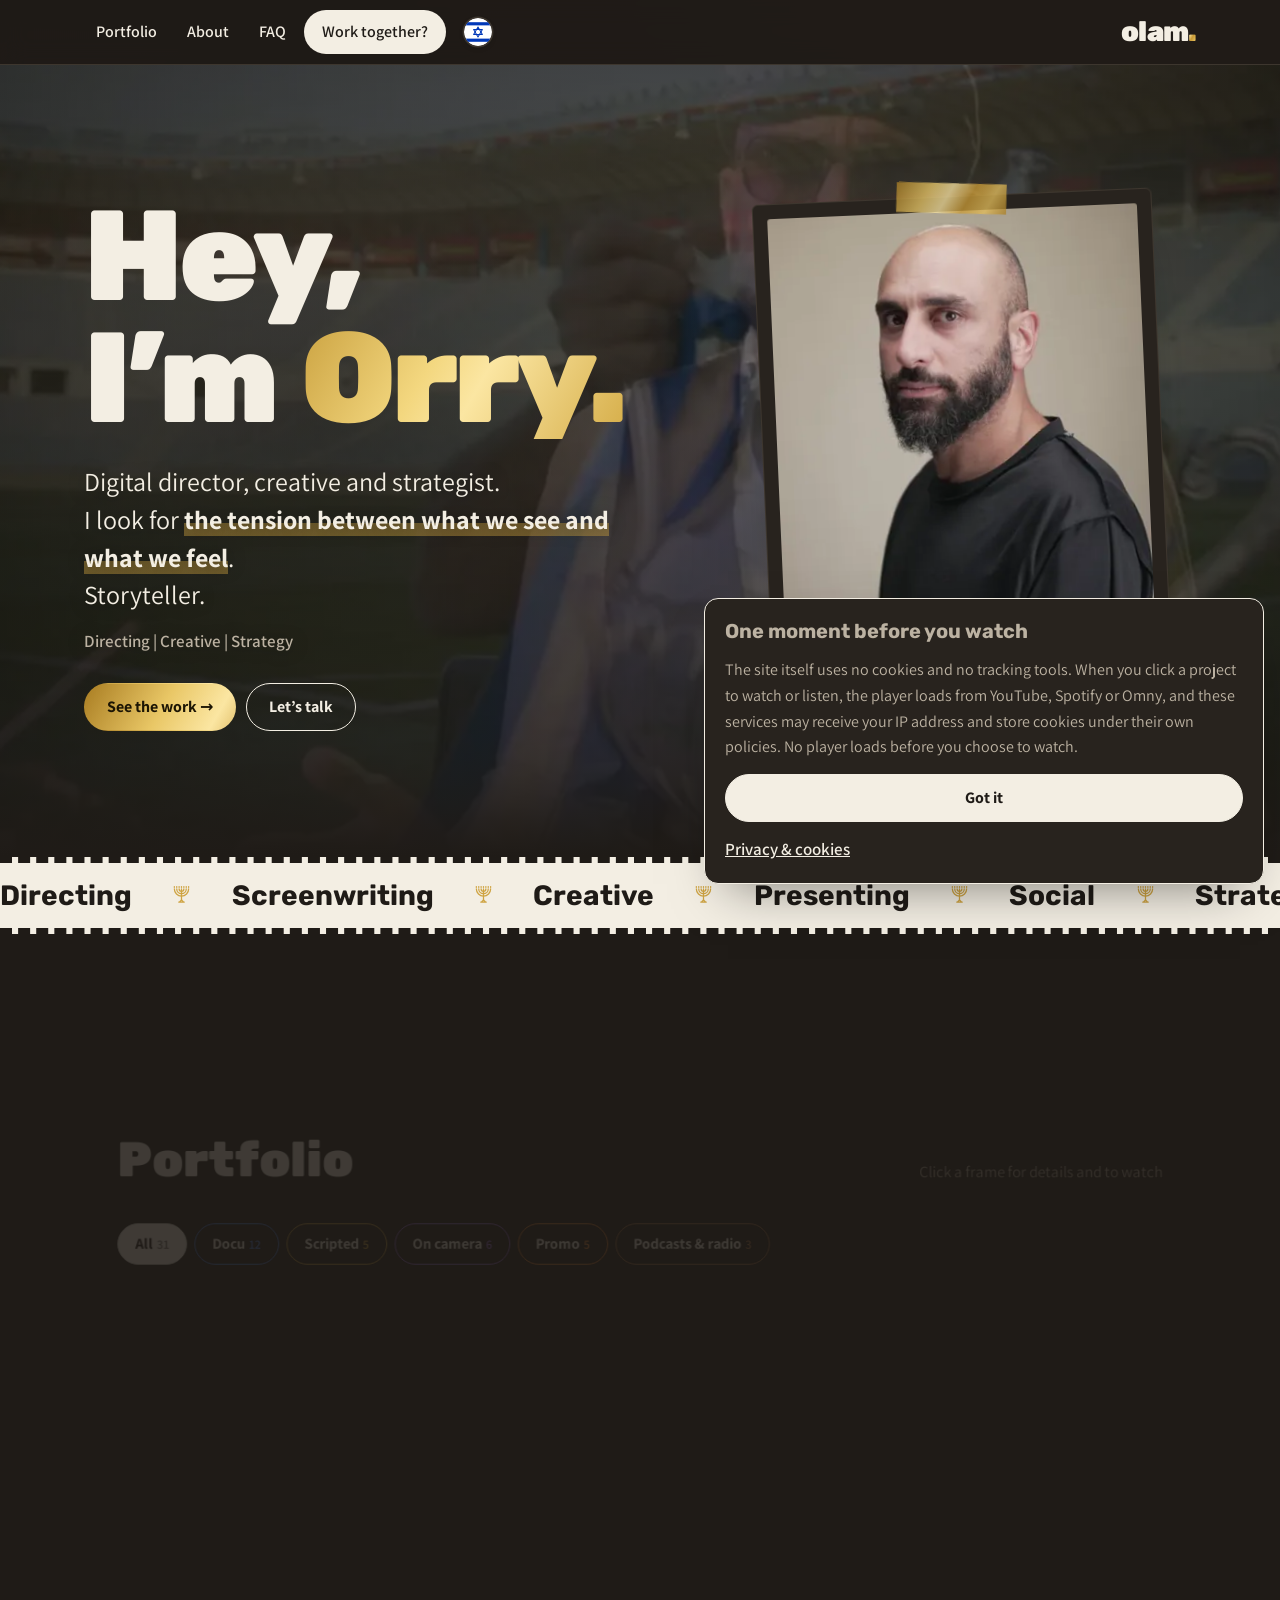
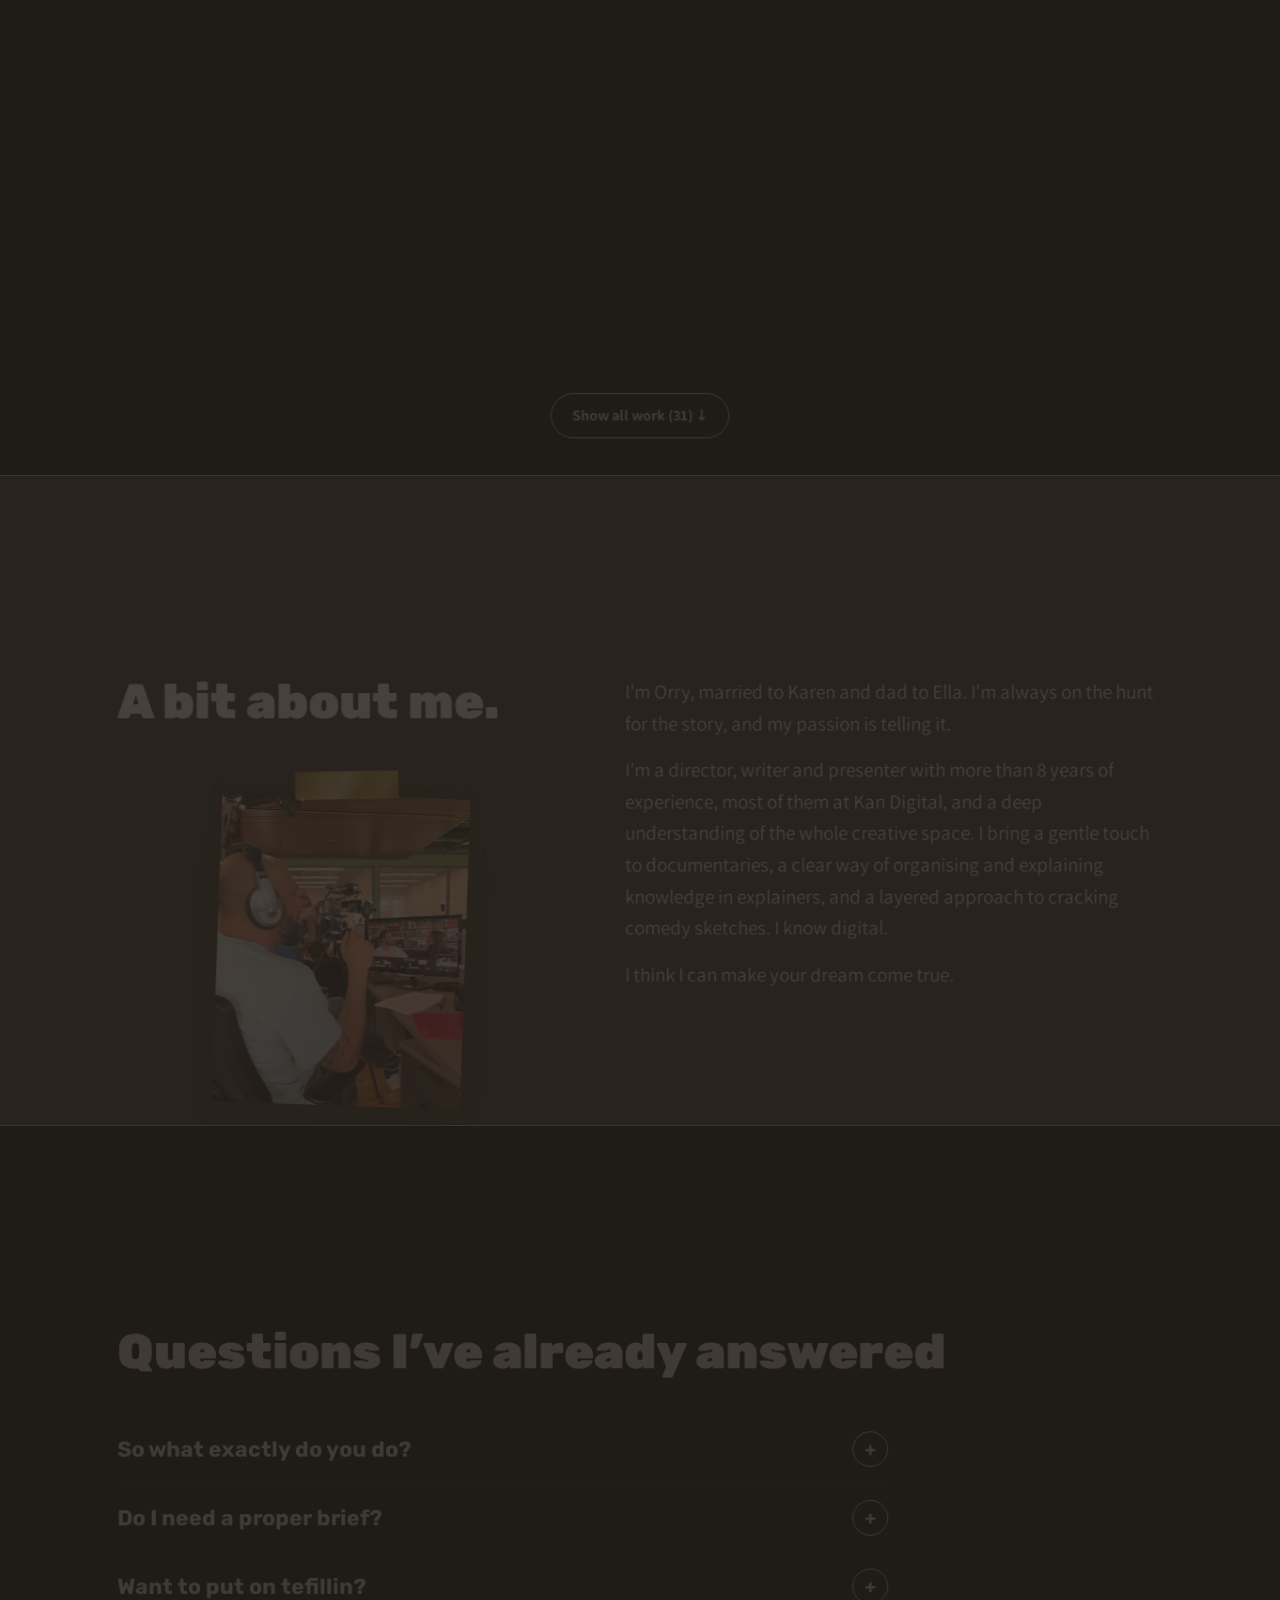
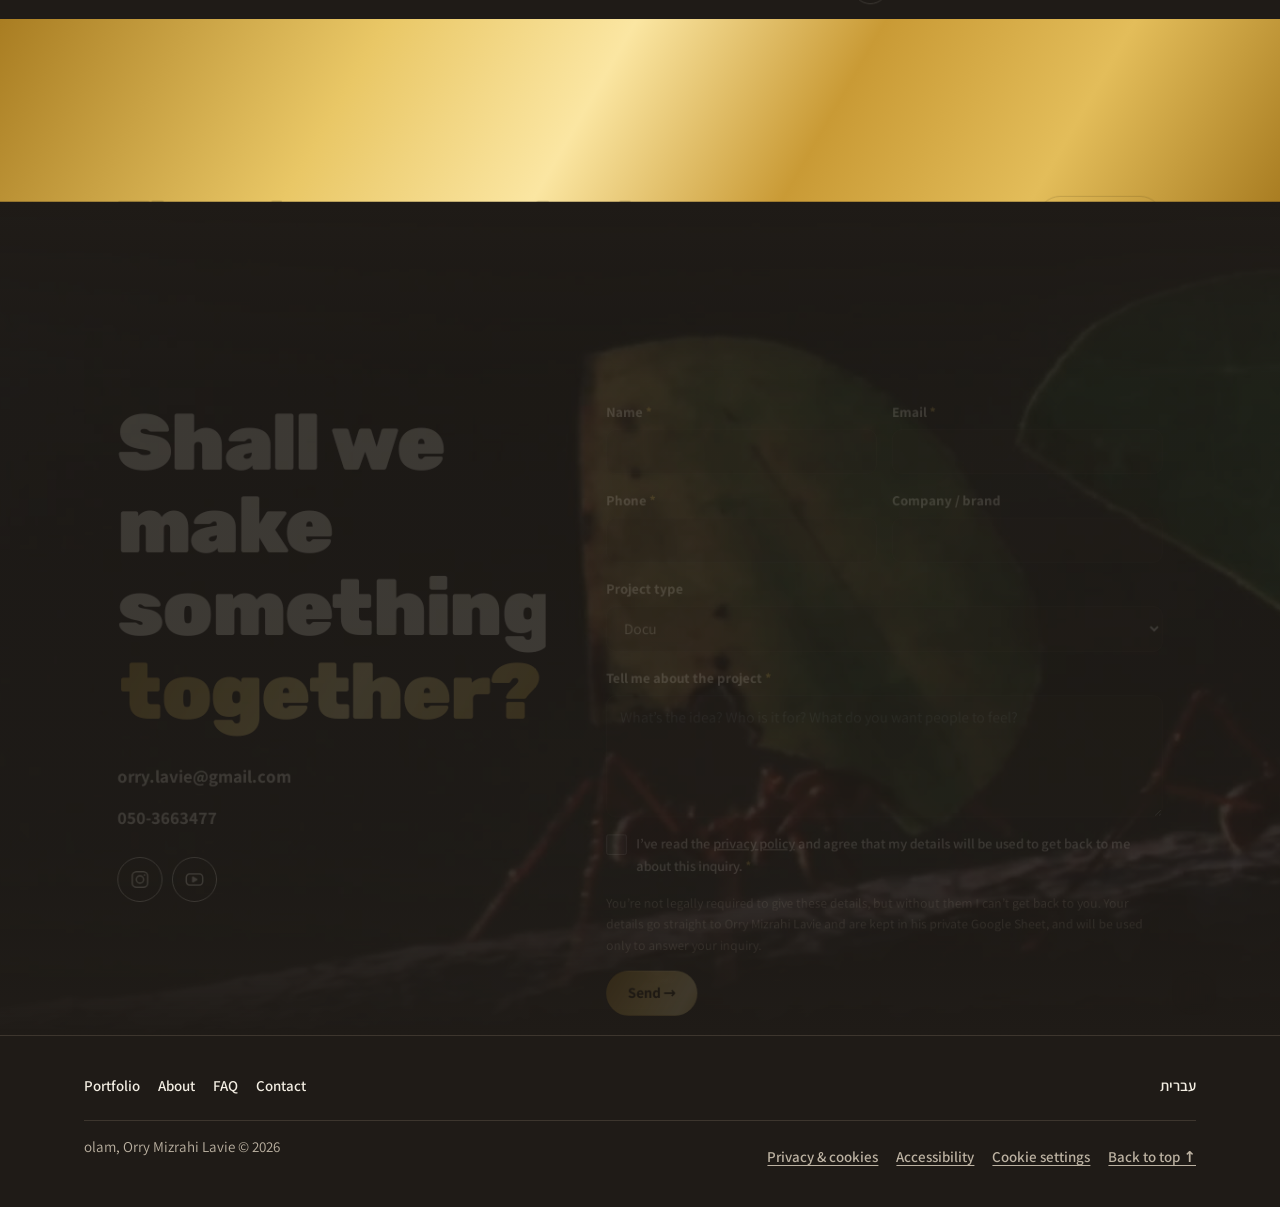
<file: en/index.html>
<!DOCTYPE html>

<html dir="ltr" lang="en">
<head>
<meta charset="utf-8"/>
<meta content="width=device-width, initial-scale=1, viewport-fit=cover" name="viewport"/>
<meta content="#1f1b17" name="theme-color"/>
<meta content="dark" name="color-scheme"/>
<!--seo:start-->
<title>Orry Mizrahi Lavie | Digital Directing &amp; Creative</title>
<meta name="description" content="Orry Mizrahi Lavie is a digital director, creative and strategist with 8+ years at Kan. Documentaries, explainers, sketches, presenting and podcasts. Watch the work and let’s make something together.">
<meta name="robots" content="index, follow, max-image-preview:large">
<meta name="author" content="Orry Mizrahi Lavie">
<meta http-equiv="Content-Security-Policy" content="upgrade-insecure-requests">
<link rel="canonical" href="https://orry.co.il/en/">
<link rel="alternate" hreflang="he" href="https://orry.co.il/">
<link rel="alternate" hreflang="en" href="https://orry.co.il/en/">
<link rel="alternate" hreflang="x-default" href="https://orry.co.il/">
<meta property="og:type" content="profile">
<meta property="og:site_name" content="olam">
<meta property="og:title" content="Orry Mizrahi Lavie | Digital Directing &amp; Creative">
<meta property="og:description" content="Orry Mizrahi Lavie is a digital director, creative and strategist with 8+ years at Kan. Documentaries, explainers, sketches, presenting and podcasts. Watch the work and let’s make something together.">
<meta property="og:url" content="https://orry.co.il/en/">
<meta property="og:image" content="https://orry.co.il/images/og-image-2.jpg">
<meta property="og:image:width" content="1200">
<meta property="og:image:height" content="630">
<meta property="og:image:alt" content="Orry Mizrahi Lavie – directing, creative and strategy">
<meta property="og:locale" content="en_US">
<meta property="og:locale:alternate" content="he_IL">
<meta property="profile:first_name" content="Orry">
<meta property="profile:last_name" content="Mizrahi Lavie">
<meta name="twitter:card" content="summary_large_image">
<meta name="twitter:title" content="Orry Mizrahi Lavie | Digital Directing &amp; Creative">
<meta name="twitter:description" content="Orry Mizrahi Lavie is a digital director, creative and strategist with 8+ years at Kan. Documentaries, explainers, sketches, presenting and podcasts. Watch the work and let’s make something together.">
<meta name="twitter:image" content="https://orry.co.il/images/og-image-2.jpg">
<link rel="icon" href="../favicon.ico?v=202611251215b" sizes="any">
<link rel="icon" type="image/png" sizes="32x32" href="../images/favicon-32.png?v=202611251215b">
<link rel="icon" type="image/png" sizes="192x192" href="../images/icon-192.png?v=202611251215b">
<link rel="apple-touch-icon" href="../images/apple-touch-icon.png?v=202611251215b">
<link rel="preload" as="image" type="image/webp" imagesrcset="../images/orry-400.webp 400w, ../images/orry-800.webp 800w" imagesizes="(max-width: 600px) 78vw, 400px" fetchpriority="high">
<link rel="preload" as="image" type="image/webp" href="../videos/hero-poster-sm.webp" media="(max-width: 760px)" fetchpriority="high">
<link rel="preload" as="image" type="image/webp" href="../videos/hero-poster.webp" media="(min-width: 761px)" fetchpriority="high">
<link rel="preload" as="font" type="font/woff2" href="../fonts/rubik-latin-900-normal.woff2" crossorigin>
<link rel="preload" as="font" type="font/woff2" href="../fonts/rubik-latin-700-normal.woff2" crossorigin>
<link rel="preload" as="font" type="font/woff2" href="../fonts/assistant-latin-400-normal.woff2" crossorigin>
<link rel="preload" as="font" type="font/woff2" href="../fonts/assistant-latin-600-normal.woff2" crossorigin>
<link rel="preload" as="font" type="font/woff2" href="../fonts/assistant-latin-700-normal.woff2" crossorigin>

<script type="application/ld+json">{"@context":"https://schema.org","@graph":[{"@type":"Person","@id":"https://orry.co.il/#person","name":"Orry Mizrahi Lavie","alternateName":["Orry Mizrahi Lavie","Orry Lavie","אורי לביא","אורי מזרחי לביא"],"jobTitle":"Digital director, creative and strategist","description":"Orry Mizrahi Lavie is a digital director, creative and strategist with 8+ years at Kan. Documentaries, explainers, sketches, presenting and podcasts. Watch the work and let’s make something together.","url":"https://orry.co.il/","image":"https://orry.co.il/images/orry-800.jpg","email":"mailto:orry.lavie@gmail.com","sameAs":["https://www.instagram.com/orryla_/","https://www.youtube.com/@orryla"],"knowsAbout":["בימוי","כתיבה","הגשה","תחקיר","אסטרטגיית תוכן","Directing","Documentary","Content strategy","Social media"]},{"@type":"WebSite","@id":"https://orry.co.il/#website","url":"https://orry.co.il/","name":"olam","alternateName":"אורי מזרחי לביא","inLanguage":["he","en"],"publisher":{"@id":"https://orry.co.il/#person"}},{"@type":"ProfilePage","@id":"https://orry.co.il/en/#webpage","url":"https://orry.co.il/en/","name":"Orry Mizrahi Lavie | Digital Directing & Creative","description":"Orry Mizrahi Lavie is a digital director, creative and strategist with 8+ years at Kan. Documentaries, explainers, sketches, presenting and podcasts. Watch the work and let’s make something together.","inLanguage":"en","isPartOf":{"@id":"https://orry.co.il/#website"},"mainEntity":{"@id":"https://orry.co.il/#person"},"primaryImageOfPage":{"@type":"ImageObject","url":"https://orry.co.il/images/og-image-2.jpg","width":1200,"height":630}},{"@type":"ItemList","@id":"https://orry.co.il/en/#work","name":"Portfolio","numberOfItems":31,"itemListElement":[{"@type":"ListItem","position":1,"item":{"@type":"CreativeWork","name":"Instagram Blocked Rotem","url":"https://www.youtube.com/watch?v=dPL7OrazVGw","inLanguage":"he","creator":{"@id":"https://orry.co.il/#person"},"publisher":{"@type":"Organization","name":"Kan Digital"},"description":"So she set out on a philosophical journey in search of her authentic identity."}},{"@type":"ListItem","position":2,"item":{"@type":"CreativeWork","name":"An Exercise in Connection: Two Mothers of Hostages Sit Down to Talk","url":"https://www.youtube.com/watch?v=D3igZF82xqc","inLanguage":"he","creator":{"@id":"https://orry.co.il/#person"},"publisher":{"@type":"Organization","name":"Kan Digital"},"description":"2 mothers. 2 hostages. 2 approaches. One worry. (Filmed during the hostage-deal negotiations, February 2024)"}},{"@type":"ListItem","position":3,"item":{"@type":"CreativeWork","name":"The Story of Solica the Righteous","url":"https://www.youtube.com/watch?v=26YPxgVhWHA","inLanguage":"he","creator":{"@id":"https://orry.co.il/#person"},"publisher":{"@type":"Organization","name":"Kan Digital"},"description":"Lalla Solica was a young Jewish woman accused of renouncing Islam in 19th-century Morocco. Even when she was sentenced to death, she refused to abandon her Judaism. Sol, a legend that really happened."}},{"@type":"ListItem","position":4,"item":{"@type":"CreativeWork","name":"One House in Khan Younis","url":"https://www.youtube.com/watch?v=dgCvfAUChp8","inLanguage":"he","creator":{"@id":"https://orry.co.il/#person"},"publisher":{"@type":"Organization","name":"Kan Digital"},"description":"A special 18-day documentary project in one house, following the people of the war while they’re not fighting. Khan Younis “Big Brother”, if you will."}},{"@type":"ListItem","position":5,"item":{"@type":"CreativeWork","name":"Oketz Says Goodbye to Taiga","url":"https://www.youtube.com/watch?v=H4aGqiXSyHM","inLanguage":"he","creator":{"@id":"https://orry.co.il/#person"},"publisher":{"@type":"Organization","name":"Kan Digital"},"description":"Taiga was the last Israeli dog of the Oketz unit. On his final mission he exposed terrorists and saved lives, moments before he was killed. A farewell to a hero."}},{"@type":"ListItem","position":6,"item":{"@type":"CreativeWork","name":"Forever Yellow and Black: A Special Memorial Project","url":"https://www.youtube.com/watch?v=A8Bx1oX_Tls","inLanguage":"he","creator":{"@id":"https://orry.co.il/#person"},"publisher":{"@type":"Organization","name":"Beitar Jerusalem"},"description":"3 murdered. 3 stories. One love."}},{"@type":"ListItem","position":7,"item":{"@type":"CreativeWork","name":"The Jewish Priest","url":"https://www.youtube.com/watch?v=ECtKswTCMog","inLanguage":"he","creator":{"@id":"https://orry.co.il/#person"},"publisher":{"@type":"Organization","name":"Kan Digital"},"description":"He trained for the priesthood after the Holocaust, rose high and was even in contact with the Pope, but he never forgot the blood running through his veins. The story of the Jewish priest from Jaffa."}},{"@type":"ListItem","position":8,"item":{"@type":"CreativeWork","name":"20 Years Since the 5-0 Over Austria","url":"https://www.youtube.com/watch?v=SDehhNoGnCc","inLanguage":"he","creator":{"@id":"https://orry.co.il/#person"},"publisher":{"@type":"Organization","name":"Kan Digital"},"description":"A reunion of the stars of one of the greatest performances in the history of Israel’s national football team."}},{"@type":"ListItem","position":9,"item":{"@type":"CreativeWork","name":"An Exercise in Connection: A Haredi Man and a Reservist","url":"https://www.youtube.com/watch?v=3DyWmEZj5ww","inLanguage":"he","creator":{"@id":"https://orry.co.il/#person"},"publisher":{"@type":"Organization","name":"Kan Digital"},"description":"On one side, a reservist from the religious-Zionist community; on the other, a Haredi man who is a former combat soldier himself. On the draft, on Judaism and on the people of Israel."}},{"@type":"ListItem","position":10,"item":{"@type":"CreativeWork","name":"Kan Oraita: The Day of Remembrance Is Rosh Hashanah","url":"https://www.youtube.com/watch?v=SWNimXa5VVQ","inLanguage":"he","creator":{"@id":"https://orry.co.il/#person"},"publisher":{"@type":"Organization","name":"Kan Digital"},"description":"Long before the phrase took on its sad Zionist meaning, the Day of Remembrance was actually humanity’s birthday."}},{"@type":"ListItem","position":11,"item":{"@type":"CreativeWork","name":"Moran Atias Is Fed Up With Women’s Organizations’ Hypocrisy After October 7","url":"https://www.youtube.com/watch?v=HDm-RX-XSmU","inLanguage":"he","creator":{"@id":"https://orry.co.il/#person"},"publisher":{"@type":"Organization","name":"Kan Digital"},"description":"Moran Atias cries out to the hypocritical hearts of women’s organizations around the world after the atrocities of October 7."}},{"@type":"ListItem","position":12,"item":{"@type":"CreativeWork","name":"Hanna Azoulay Hasfari Speaks to the Moroccan People. In Moroccan.","url":"https://www.youtube.com/watch?v=bPlpKjMCzfw","inLanguage":"he","creator":{"@id":"https://orry.co.il/#person"},"publisher":{"@type":"Organization","name":"Kan Digital"},"description":"Hanna Azoulay Hasfari addresses the Moroccan people in their own language, telling the story of October 7 from an angle they probably haven’t heard yet."}},{"@type":"ListItem","position":13,"item":{"@type":"CreativeWork","name":"Men’s Day","url":"https://www.youtube.com/watch?v=Y2JkuJQf6wQ","inLanguage":"he","creator":{"@id":"https://orry.co.il/#person"},"publisher":{"@type":"Organization","name":"Kan Digital"},"description":"What does a job interview look like in an upside-down world?"}},{"@type":"ListItem","position":14,"item":{"@type":"CreativeWork","name":"A Farewell Party for 2023: The Year That Wouldn’t Leave","url":"https://www.youtube.com/watch?v=tw7QVt88N44","inLanguage":"he","creator":{"@id":"https://orry.co.il/#person"},"publisher":{"@type":"Organization","name":"Kan Digital"},"description":"December 31st. 2023, the year that brought us the protests and the war, is about to end, but 2024 refuses to come out. And what does 1973 have to say about it? A party of years."}},{"@type":"ListItem","position":15,"item":{"@type":"CreativeWork","name":"Thoughts: A Massage in Wartime","url":"https://www.youtube.com/watch?v=2F-gCksMRdY","inLanguage":"he","creator":{"@id":"https://orry.co.il/#person"},"publisher":{"@type":"Organization","name":"Kan Digital"},"description":"Ruth feels a little uneasy enjoying a massage during the war, but the voucher expires in two days."}},{"@type":"ListItem","position":16,"item":{"@type":"CreativeWork","name":"Rewriting the Ten Plagues","url":"https://www.youtube.com/watch?v=d8nl7FoIrKs","inLanguage":"he","creator":{"@id":"https://orry.co.il/#person"},"publisher":{"@type":"Organization","name":"Kan Digital"},"description":"Like everything else, the Ten Plagues of Egypt need a refresh (or not)."}},{"@type":"ListItem","position":17,"item":{"@type":"CreativeWork","name":"The Intervention","url":"https://www.youtube.com/watch?v=ODbxRt-jGAk","inLanguage":"he","creator":{"@id":"https://orry.co.il/#person"},"publisher":{"@type":"Organization","name":"Kan Digital"},"description":"The office crew agreed to stop ordering food, but Michael didn’t keep his promise."}},{"@type":"ListItem","position":18,"item":{"@type":"CreativeWork","name":"What’s the Story of Eliezer Ben-Yehuda?","url":"https://www.youtube.com/watch?v=ASVu9JXJBBc","inLanguage":"he","creator":{"@id":"https://orry.co.il/#person"},"publisher":{"@type":"Organization","name":"Kan Digital"},"description":"How far did the man who revived Hebrew go for his vision?"}},{"@type":"ListItem","position":19,"item":{"@type":"CreativeWork","name":"How Did the Japanese Shape Mizrahi Music in Israel?","url":"https://www.youtube.com/watch?v=8Fe0RkiWvkw","inLanguage":"he","creator":{"@id":"https://orry.co.il/#person"},"publisher":{"@type":"Organization","name":"Kan Digital"},"description":"An amazing technological revolution on one side of the world led to an equally amazing social and cultural revolution on the other."}},{"@type":"ListItem","position":20,"item":{"@type":"CreativeWork","name":"Don’t Breed in November","url":"https://www.youtube.com/watch?v=7bj1FphLXR4","inLanguage":"he","creator":{"@id":"https://orry.co.il/#person"},"publisher":{"@type":"Organization","name":"Kan Digital"},"description":"Kids born over the summer break have unfinished business with their birthdays, so we found them an alternative."}},{"@type":"ListItem","position":21,"item":{"@type":"CreativeWork","name":"What’s the Story of the Y2K Bug?","url":"https://www.youtube.com/watch?v=5-gH_q7OWbU","inLanguage":"he","creator":{"@id":"https://orry.co.il/#person"},"publisher":{"@type":"Organization","name":"Kan Digital"},"description":"It was supposed to be the biggest disaster humanity had ever known. Or maybe a crazy opening shot for the age of fake news?"}},{"@type":"ListItem","position":22,"item":{"@type":"CreativeWork","name":"Who’s Afraid of the Jerusalem Monster?","url":"https://www.youtube.com/watch?v=2EUEoh2fywM","inLanguage":"he","creator":{"@id":"https://orry.co.il/#person"},"publisher":{"@type":"Organization","name":"Kan Digital"},"description":"Painted black and white, with a hollow that looks like a womb and 3 steep red slides. Meet the Monster, the one every Jerusalemite has a memory of."}},{"@type":"ListItem","position":23,"item":{"@type":"CreativeWork","name":"Why Do We Only P**p at Home?","url":"https://www.youtube.com/watch?v=PwqSX5168x0","inLanguage":"he","creator":{"@id":"https://orry.co.il/#person"},"publisher":{"@type":"Organization","name":"Kan Digital"},"description":"“Safe toilet” syndrome: why does it happen? And where did it come from?"}},{"@type":"ListItem","position":24,"item":{"@type":"CreativeWork","name":"25 Years Later, Haim Tzinovitz Burns Again","url":"https://open.spotify.com/episode/68VsX7Rmlx4GBbswowqpzL","inLanguage":"he","creator":{"@id":"https://orry.co.il/#person"},"publisher":{"@type":"Organization","name":"Kan Gimel"},"description":"The HaSaruf project was “the biggest cultural attack in Israel,” and it carried a lot of anger and frustration. A quarter of a century and an EP later, Tzinovitz sits down to talk."}},{"@type":"ListItem","position":25,"item":{"@type":"CreativeWork","name":"Back to Nova","url":"https://omny.fm/shows/mizadimandmarathons88/61dd2fe8-7342-472d-bcfb-b0b800f9c82d","inLanguage":"he","creator":{"@id":"https://orry.co.il/#person"},"publisher":{"@type":"Organization","name":"Kan 88"},"description":"A musical memory journey between the stories that tore our hearts apart and the music that mends them a little. A hug for the grieving trance tribe (November 2023)."}},{"@type":"ListItem","position":26,"item":{"@type":"PodcastSeries","name":"Now You’re Talking","url":"https://open.spotify.com/show/13dElT81nLEUlsX9FgPStN","inLanguage":"he","creator":{"@id":"https://orry.co.il/#person"},"publisher":{"@type":"Organization","name":"Kan Podcasts"},"description":"Between society’s expectations and the demands of evolution; between power and competition and sensitivity and anxiety; between image and lies. Orry Lavie and the late psychologist Dr. Gabriel Bukobza talk openly about the subject men talk about least: men.","sameAs":["https://www.kan.org.il/content/kan/podcasts/p-8478/"],"episode":{"@type":"PodcastEpisode","name":"Episode 3: On Sex. Of the Heart (1/2)","url":"https://open.spotify.com/episode/5aM3qYoLm5ojOycu0wAESO","datePublished":"2020-11-10","timeRequired":"PT31M45S","inLanguage":"he"}}},{"@type":"ListItem","position":27,"item":{"@type":"CreativeWork","name":"The 2026 World Cup Is Coming to Kan!","url":"https://www.youtube.com/watch?v=s7zHZhwwa4k","inLanguage":"he","creator":{"@id":"https://orry.co.il/#person"},"publisher":{"@type":"Organization","name":"Kan Digital"},"description":"Jonathan Cohen and Oshrat Eni make a moving announcement, but get tangled up in set and settings."}},{"@type":"ListItem","position":28,"item":{"@type":"CreativeWork","name":"New: Comedy BOX!","url":"https://www.youtube.com/watch?v=XrSV1HlLrpw","inLanguage":"he","creator":{"@id":"https://orry.co.il/#person"},"publisher":{"@type":"Organization","name":"Kan Digital"},"description":"New on Kan BOX: a special comedy zone. Come on in, there will be laughs."}},{"@type":"ListItem","position":29,"item":{"@type":"CreativeWork","name":"Uri Gavriel Presents: The Hive","url":"https://www.youtube.com/watch?v=SmJgRgJIQyE","inLanguage":"he","creator":{"@id":"https://orry.co.il/#person"},"publisher":{"@type":"Organization","name":"Kan Digital"},"description":"“The Hive” is a special narrative podcast that brings the wondrous tales of Kerem HaTeimanim, the Yemenite Quarter, from the days when anything went. It was recorded with a unique 8-channel technology and is meant for headphones only."}},{"@type":"ListItem","position":30,"item":{"@type":"CreativeWork","name":"Go Remember: A Podcast About the Holocaust From the Moment It Ended","url":"https://www.youtube.com/watch?v=KPQhVAbs-ug","inLanguage":"he","creator":{"@id":"https://orry.co.il/#person"},"publisher":{"@type":"Organization","name":"Kan Digital"},"description":"Did you know that the phrase “and their collaborators” originally referred to Jews who helped the Nazis? A podcast that tells the story of the Holocaust from the moment it ended."}},{"@type":"ListItem","position":31,"item":{"@type":"CreativeWork","name":"Moriah Company: 2025 Year in Review","url":"https://www.youtube.com/watch?v=7xqLVI5d7aQ","inLanguage":"he","creator":{"@id":"https://orry.co.il/#person"},"publisher":{"@type":"Organization","name":"Moriah Company"},"description":"(Almost) like King David, Moriah Company is building Jerusalem too. A look back at the company’s work in 2025."}}]}]}</script>
<!--seo:end-->
<!--css:start--><style>@font-face{font-family:"Rubik";font-style:normal;font-display:swap;font-weight:400;src:url(../fonts/rubik-hebrew-400-normal.woff2)format("woff2");unicode-range:U+0307-0308,U+0590-05FF,U+200C-2010,U+20AA,U+25CC,U+FB1D-FB4F}@font-face{font-family:"Rubik";font-style:normal;font-display:swap;font-weight:400;src:url(../fonts/rubik-latin-400-normal.woff2)format("woff2");unicode-range:U+0000-00FF,U+0131,U+0152-0153,U+02BB-02BC,U+02C6,U+02DA,U+02DC,U+0304,U+0308,U+0329,U+2000-206F,U+20AC,U+2122,U+2191,U+2193,U+2212,U+2215,U+FEFF,U+FFFD}@font-face{font-family:"Rubik";font-style:normal;font-display:swap;font-weight:500;src:url(../fonts/rubik-hebrew-500-normal.woff2)format("woff2");unicode-range:U+0307-0308,U+0590-05FF,U+200C-2010,U+20AA,U+25CC,U+FB1D-FB4F}@font-face{font-family:"Rubik";font-style:normal;font-display:swap;font-weight:500;src:url(../fonts/rubik-latin-500-normal.woff2)format("woff2");unicode-range:U+0000-00FF,U+0131,U+0152-0153,U+02BB-02BC,U+02C6,U+02DA,U+02DC,U+0304,U+0308,U+0329,U+2000-206F,U+20AC,U+2122,U+2191,U+2193,U+2212,U+2215,U+FEFF,U+FFFD}@font-face{font-family:"Rubik";font-style:normal;font-display:swap;font-weight:700;src:url(../fonts/rubik-hebrew-700-normal.woff2)format("woff2");unicode-range:U+0307-0308,U+0590-05FF,U+200C-2010,U+20AA,U+25CC,U+FB1D-FB4F}@font-face{font-family:"Rubik";font-style:normal;font-display:swap;font-weight:700;src:url(../fonts/rubik-latin-700-normal.woff2)format("woff2");unicode-range:U+0000-00FF,U+0131,U+0152-0153,U+02BB-02BC,U+02C6,U+02DA,U+02DC,U+0304,U+0308,U+0329,U+2000-206F,U+20AC,U+2122,U+2191,U+2193,U+2212,U+2215,U+FEFF,U+FFFD}@font-face{font-family:"Rubik";font-style:normal;font-display:swap;font-weight:900;src:url(../fonts/rubik-hebrew-900-normal.woff2)format("woff2");unicode-range:U+0307-0308,U+0590-05FF,U+200C-2010,U+20AA,U+25CC,U+FB1D-FB4F}@font-face{font-family:"Rubik";font-style:normal;font-display:swap;font-weight:900;src:url(../fonts/rubik-latin-900-normal.woff2)format("woff2");unicode-range:U+0000-00FF,U+0131,U+0152-0153,U+02BB-02BC,U+02C6,U+02DA,U+02DC,U+0304,U+0308,U+0329,U+2000-206F,U+20AC,U+2122,U+2191,U+2193,U+2212,U+2215,U+FEFF,U+FFFD}@font-face{font-family:"Assistant";font-style:normal;font-display:swap;font-weight:400;src:url(../fonts/assistant-hebrew-400-normal.woff2)format("woff2");unicode-range:U+0307-0308,U+0590-05FF,U+200C-2010,U+20AA,U+25CC,U+FB1D-FB4F}@font-face{font-family:"Assistant";font-style:normal;font-display:swap;font-weight:400;src:url(../fonts/assistant-latin-400-normal.woff2)format("woff2");unicode-range:U+0000-00FF,U+0131,U+0152-0153,U+02BB-02BC,U+02C6,U+02DA,U+02DC,U+0304,U+0308,U+0329,U+2000-206F,U+20AC,U+2122,U+2191,U+2193,U+2212,U+2215,U+FEFF,U+FFFD}@font-face{font-family:"Assistant";font-style:normal;font-display:swap;font-weight:600;src:url(../fonts/assistant-hebrew-600-normal.woff2)format("woff2");unicode-range:U+0307-0308,U+0590-05FF,U+200C-2010,U+20AA,U+25CC,U+FB1D-FB4F}@font-face{font-family:"Assistant";font-style:normal;font-display:swap;font-weight:600;src:url(../fonts/assistant-latin-600-normal.woff2)format("woff2");unicode-range:U+0000-00FF,U+0131,U+0152-0153,U+02BB-02BC,U+02C6,U+02DA,U+02DC,U+0304,U+0308,U+0329,U+2000-206F,U+20AC,U+2122,U+2191,U+2193,U+2212,U+2215,U+FEFF,U+FFFD}@font-face{font-family:"Assistant";font-style:normal;font-display:swap;font-weight:700;src:url(../fonts/assistant-hebrew-700-normal.woff2)format("woff2");unicode-range:U+0307-0308,U+0590-05FF,U+200C-2010,U+20AA,U+25CC,U+FB1D-FB4F}@font-face{font-family:"Assistant";font-style:normal;font-display:swap;font-weight:700;src:url(../fonts/assistant-latin-700-normal.woff2)format("woff2");unicode-range:U+0000-00FF,U+0131,U+0152-0153,U+02BB-02BC,U+02C6,U+02DA,U+02DC,U+0304,U+0308,U+0329,U+2000-206F,U+20AC,U+2122,U+2191,U+2193,U+2212,U+2215,U+FEFF,U+FFFD}:root{color-scheme:dark;--bg:#1f1b17;--ink:#f3eee3;--soft:#bcb2a2;--rule:#3d362e;--card:#28231e;--hot:#e2bf5c;--gold:#cfa443;--on-hot:#1c1504;--gold-fill:linear-gradient(120deg,#a97d22 0%,#e9c766 28%,#fbe6a2 46%,#c99a35 64%,#e3bd5a 82%,#a97d22 100%);--gold-text:linear-gradient(120deg,#c9a03e 0%,#f3d77f 40%,#fbe6a2 55%,#d4ab45 100%);--c1:#332d26;--c2:var(--gold-fill);--c3:#4058d6;--c4:#5d6b40;--c5:#463e33;--ease:cubic-bezier(.2,.7,.2,1)}:root[data-theme=light],:root[data-theme=dark]{color-scheme:dark}*{box-sizing:border-box;min-width:0;margin:0;padding:0}html{background:#1f1b17;overflow-x:clip;scroll-behavior:smooth;scroll-padding-top:76px}body{background:radial-gradient(1200px 700px at 85% -10%,rgba(207,164,67,.1),transparent 60%),radial-gradient(900px 600px at 0% 40%,rgba(255,240,210,.035),transparent 60%),var(--bg);background-attachment:fixed;color:var(--ink);font:17px/1.6 Assistant,system-ui,sans-serif;overflow-x:clip;-webkit-font-smoothing:antialiased}a{color:inherit}img{display:block;max-width:100%}h1,h2,h3,.disp{font-family:Rubik,Assistant,sans-serif;line-height:1.05;text-wrap:balance}.wrap{max-width:1240px;margin-inline:auto;padding-inline:max(5vw,16px)}.band{padding-block:clamp(48px,7vw,104px)}.sec-h{display:flex;flex-wrap:wrap;align-items:end;justify-content:space-between;gap:12px 24px;margin-bottom:clamp(24px,4vw,40px)}.sec-h h2{font-size:clamp(34px,5vw,52px);font-weight:900}.sec-h p{color:var(--soft);max-width:30em}:focus-visible{outline:3px solid var(--gold);outline-offset:3px;border-radius:6px}button{font:inherit;color:inherit;background:0 0;border:0;cursor:pointer}.bar{position:sticky;top:0;z-index:20;background:color-mix(in srgb,var(--bg) 88%,transparent);backdrop-filter:blur(12px);-webkit-backdrop-filter:blur(12px);border-bottom:1px solid var(--rule)}.bar .wrap{display:flex;align-items:center;justify-content:space-between;height:64px;gap:16px}.logo{font:900 28px/1 Rubik,sans-serif;text-decoration:none;letter-spacing:-.03em}.logo i{font-style:normal;background:var(--gold-fill);-webkit-background-clip:text;background-clip:text;color:transparent}.bar nav ul{display:flex;gap:6px;list-style:none;align-items:center}.bar nav a{display:inline-flex;align-items:center;min-height:44px;padding:0 12px;border-radius:999px;text-decoration:none;font-weight:600;font-size:16px}.bar nav a:hover{background:var(--rule)}.bar nav a.cta{background:var(--ink);color:var(--bg);padding:0 18px}.menu{display:none;order:-1;width:44px;height:44px;border:1px solid var(--rule);border-radius:50%;place-items:center;font-size:20px}.hero{padding-block:clamp(32px,6vw,80px) clamp(40px,6vw,72px)}.hero .wrap{display:grid;grid-template-columns:minmax(0,1.25fr) minmax(0,1fr);gap:clamp(28px,5vw,72px);align-items:center}.hi{font-size:clamp(56px,10vw,128px);font-weight:900;letter-spacing:-.02em;line-height:.95}.hi span{background:var(--gold-text);-webkit-background-clip:text;background-clip:text;color:transparent;padding-inline:.04em;display:inline-block;animation:wave 2.4s var(--ease) .6s 2}@keyframes wave{0%,to{transform:none}20%{transform:rotate(-8deg)}40%{transform:rotate(6deg)}60%{transform:rotate(-4deg)}}.lead{font-size:clamp(20px,2.2vw,26px);line-height:1.45;margin-top:24px;max-width:22em}.lead b{background:linear-gradient(transparent 62%,color-mix(in srgb,var(--gold) 45%,transparent) 62%)}.roles{color:var(--soft);margin-top:14px;font-weight:600}.hero-cta{display:flex;flex-wrap:wrap;gap:10px;margin-top:28px}.btn{display:inline-flex;align-items:center;gap:10px;min-height:48px;padding:0 22px;border-radius:999px;border:1.5px solid var(--ink);font-weight:700;text-decoration:none;font-size:16px;white-space:nowrap;transition:transform .2s var(--ease),background .2s}.btn:hover{transform:translateY(-2px)}.btn.hot{background:var(--gold-fill);background-size:200% 100%;border-color:transparent;color:var(--on-hot);transition:transform .2s var(--ease),background-position .6s var(--ease)}.btn.hot:hover{background-position:100%0}.frame{position:relative;justify-self:center;width:min(100%,400px);padding:14px 14px 56px;background:var(--card);border:1px solid var(--rule);border-radius:6px;transform:rotate(2.5deg);box-shadow:0 30px 50px -28px rgba(0,0,0,.45)}.frame img{aspect-ratio:4/5;width:100%;height:auto;object-fit:cover;object-position:center 20%;border-radius:3px}.frame figcaption{position:absolute;inset-inline:14px;bottom:14px;font:700 17px Rubik,sans-serif;display:flex;justify-content:space-between}.frame figcaption small{color:var(--soft);font:600 14px Assistant,sans-serif}.tape{position:absolute;top:-14px;inset-inline-start:50%;translate:50%0;width:110px;height:30px;background:var(--gold-fill);opacity:.75;transform:rotate(-4deg)}.scroll-hint{display:inline-flex;gap:8px;margin-top:36px;color:var(--soft);font-weight:600;text-decoration:none}.strip{background:var(--ink);color:var(--bg);overflow:hidden;border-block:6px dashed var(--bg);outline:0}.strip div{display:flex;gap:40px;width:max-content;padding:16px 0;font:700 clamp(20px,2.4vw,28px) Rubik,sans-serif;animation:roll 38s linear infinite}.strip span::after{content:"";display:inline-block;width:.7em;height:.7em;vertical-align:.02em;margin-inline-start:40px;background:var(--gold);-webkit-mask:url("data:image/svg+xml,%3Csvg xmlns='http://www.w3.org/2000/svg' viewBox='0 0 24 24' fill='none' stroke='black' stroke-width='1.6' stroke-linecap='round'%3E%3Cpath d='M12 5v14'/%3E%3Cpath d='M9 5a3 3 0 0 0 6 0'/%3E%3Cpath d='M6 5a6 6 0 0 0 12 0'/%3E%3Cpath d='M3 5a9 9 0 0 0 18 0'/%3E%3Cpath d='M8.5 21.5h7M12 19l-2.5 2.5M12 19l2.5 2.5'/%3E%3Cg fill='black' stroke='none'%3E%3Cellipse cx='3' cy='2.6' rx='.9' ry='1.3'/%3E%3Cellipse cx='6' cy='2.6' rx='.9' ry='1.3'/%3E%3Cellipse cx='9' cy='2.6' rx='.9' ry='1.3'/%3E%3Cellipse cx='12' cy='2.6' rx='.9' ry='1.3'/%3E%3Cellipse cx='15' cy='2.6' rx='.9' ry='1.3'/%3E%3Cellipse cx='18' cy='2.6' rx='.9' ry='1.3'/%3E%3Cellipse cx='21' cy='2.6' rx='.9' ry='1.3'/%3E%3C/g%3E%3C/svg%3E")center/contain no-repeat;mask:url("data:image/svg+xml,%3Csvg xmlns='http://www.w3.org/2000/svg' viewBox='0 0 24 24' fill='none' stroke='black' stroke-width='1.6' stroke-linecap='round'%3E%3Cpath d='M12 5v14'/%3E%3Cpath d='M9 5a3 3 0 0 0 6 0'/%3E%3Cpath d='M6 5a6 6 0 0 0 12 0'/%3E%3Cpath d='M3 5a9 9 0 0 0 18 0'/%3E%3Cpath d='M8.5 21.5h7M12 19l-2.5 2.5M12 19l2.5 2.5'/%3E%3Cg fill='black' stroke='none'%3E%3Cellipse cx='3' cy='2.6' rx='.9' ry='1.3'/%3E%3Cellipse cx='6' cy='2.6' rx='.9' ry='1.3'/%3E%3Cellipse cx='9' cy='2.6' rx='.9' ry='1.3'/%3E%3Cellipse cx='12' cy='2.6' rx='.9' ry='1.3'/%3E%3Cellipse cx='15' cy='2.6' rx='.9' ry='1.3'/%3E%3Cellipse cx='18' cy='2.6' rx='.9' ry='1.3'/%3E%3Cellipse cx='21' cy='2.6' rx='.9' ry='1.3'/%3E%3C/g%3E%3C/svg%3E")center/contain no-repeat}@keyframes roll{to{translate:50%0}}.chips{display:flex;flex-wrap:wrap;gap:8px;margin-bottom:28px}.chip{min-height:44px;padding:0 18px;border-radius:999px;border:1.5px solid var(--rule);font-weight:700;font-size:16px}.chip[aria-pressed=true]{background:var(--ink);border-color:var(--ink);color:var(--bg)}.chip small{opacity:.6;font-weight:600;margin-inline-start:4px}.grid{display:grid;grid-template-columns:repeat(auto-fill,minmax(260px,1fr));gap:clamp(16px,2vw,24px)}.card{text-align:start;display:flex;flex-direction:column;gap:12px;cursor:pointer}.shot{position:relative;aspect-ratio:16/10;border-radius:10px;overflow:hidden;padding:26px 20px;display:flex;align-items:end;color:#fff;background:var(--c);transition:transform .35s var(--ease),box-shadow .35s}.shot::before,.shot::after{content:"";position:absolute;inset-inline:10px;height:8px;background:repeating-linear-gradient(90deg,rgba(255,255,255,.28)0 10px,transparent 10px 22px)}.shot::before{top:8px}.shot::after{bottom:8px}.shot h3{font-size:clamp(20px,1.9vw,24px);font-weight:700;position:relative}.shot .play{position:absolute;top:24px;inset-inline-end:18px;width:44px;height:44px;border-radius:50%;background:rgba(255,255,255,.95);color:#111;display:grid;place-items:center;font-size:14px;transition:transform .3s var(--ease)}.card:hover .shot{transform:translateY(-4px) rotate(-.6deg);box-shadow:0 22px 40px -24px rgba(0,0,0,.5)}.card:hover .play{transform:scale(1.12)}.k-doco{--c:var(--c1)}.k-scripted{--c:var(--c2)}.k-scripted .shot{color:#1c1504}.k-oncamera{--c:var(--c3)}.k-audio{--c:var(--c4)}.k-promo{--c:var(--c5)}.k-promo .shot{color:var(--ink)}.k-promo .shot::before,.k-promo .shot::after,.k-scripted .shot::before,.k-scripted .shot::after{background:repeating-linear-gradient(90deg,rgba(0,0,0,.18)0 10px,transparent 10px 22px)}.card .meta{display:flex;justify-content:space-between;gap:8px;font-size:15px;color:var(--soft);font-weight:600}.card .meta b{color:var(--ink)}.cases{display:grid;gap:16px}.case{display:grid;grid-template-columns:minmax(0,1fr) minmax(0,1.4fr) auto;align-items:center;gap:20px 32px;padding:28px clamp(20px,3vw,36px);border-radius:14px;background:var(--card);border:1px solid var(--rule);text-align:start;cursor:pointer;transition:border-color .25s,transform .3s var(--ease)}.case:hover{border-color:var(--ink);transform:translateX(-4px)}.case .who{font-weight:700;color:var(--hot);font-size:15px}.case h3{font-size:clamp(24px,2.6vw,32px);font-weight:900;margin-top:6px}.case p{color:var(--soft)}.case .go{width:52px;height:52px;border-radius:50%;background:var(--ink);color:var(--bg);display:grid;place-items:center;font-size:20px}.about .wrap{display:grid;grid-template-columns:minmax(0,1fr) minmax(0,1.2fr);gap:clamp(28px,5vw,72px);align-items:start}.about h2{font-size:clamp(34px,5vw,52px);font-weight:900}.about .txt p{font-size:clamp(18px,1.8vw,21px);margin-bottom:16px}.about .txt p b{font-weight:700}.facts{display:grid;grid-template-columns:repeat(3,minmax(0,1fr));gap:16px;margin-top:28px;padding-top:24px;border-top:1px solid var(--rule)}.facts dt{font-size:14px;color:var(--soft);font-weight:600}.facts dd{font:900 clamp(22px,2.4vw,30px)/1.1 Rubik,sans-serif;margin-top:4px}.facts dd em{font-style:normal;background:var(--gold-text);-webkit-background-clip:text;background-clip:text;color:transparent}.faq{max-width:820px}.faq details{border-bottom:1px solid var(--rule)}.faq summary{list-style:none;display:flex;justify-content:space-between;align-items:center;gap:16px;min-height:72px;font:700 clamp(19px,2vw,23px) Rubik,sans-serif;cursor:pointer}.faq summary::-webkit-details-marker{display:none}.faq summary::after{content:"+";flex:none;width:36px;height:36px;border-radius:50%;border:1.5px solid var(--ink);display:grid;place-items:center;font-size:20px;transition:transform .3s var(--ease)}.faq details[open] summary::after{transform:rotate(45deg);background:var(--gold-fill);border-color:transparent;color:var(--on-hot)}.faq details p{padding:0 0 24px;color:var(--soft);font-size:18px;max-width:40em}.insta{background:var(--gold-fill);color:var(--on-hot)}.insta .wrap{display:flex;flex-wrap:wrap;align-items:center;justify-content:space-between;gap:20px}.insta h2{font-size:clamp(30px,5vw,52px);font-weight:900}.insta .btn{border-color:var(--on-hot)}.insta .btn:hover{background:var(--on-hot);color:var(--gold)}.contact .wrap{display:grid;grid-template-columns:minmax(0,1fr) minmax(0,1.3fr);gap:clamp(28px,5vw,72px)}.contact h2{font-size:clamp(44px,7vw,84px);font-weight:900;letter-spacing:-.02em}.contact h2 em{font-style:normal;background:var(--gold-text);-webkit-background-clip:text;background-clip:text;color:transparent;padding-inline:.04em}.direct{margin-top:24px;display:grid;gap:6px;font-size:19px}.direct a{text-decoration:none;font-weight:700}.direct a:hover{color:var(--hot)}.socials{display:flex;gap:10px;margin-top:20px}.socials a{width:48px;height:48px;border-radius:50%;border:1.5px solid var(--ink);display:grid;place-items:center}.socials a:hover{background:var(--ink);color:var(--bg)}.socials svg{width:22px;height:22px}form{display:grid;grid-template-columns:repeat(2,minmax(0,1fr));gap:16px}label{display:block;font-weight:700;font-size:15px}label>input,label>select,label>textarea{display:block;margin-top:6px}label.full,.full{grid-column:1/-1}input,select,textarea{font:16px Assistant,sans-serif;color:var(--ink);background:var(--card);border:1.5px solid var(--rule);border-radius:10px;padding:12px 14px;min-height:48px;width:100%}textarea{min-height:130px;resize:vertical}input:focus,select:focus,textarea:focus{outline:0;border-color:var(--ink)}.req{color:var(--hot)}#sent{grid-column:1/-1;padding:18px;border-radius:12px;background:var(--card);border:1.5px dashed var(--gold)}#sent p{margin-bottom:12px}#sent .row{display:flex;flex-wrap:wrap;gap:10px}footer{border-top:1px solid var(--rule);padding-block:28px;color:var(--soft);font-size:15px}footer .wrap{display:flex;flex-wrap:wrap;justify-content:space-between;gap:10px}.scrim{position:fixed;inset:0;z-index:40;background:rgba(10,9,8,.55);opacity:0;visibility:hidden;transition:opacity .3s,visibility 0s .3s}.panel{position:fixed;z-index:41;top:0;bottom:0;inset-inline-end:0;width:min(640px,100%);background:var(--bg);overflow-y:auto;transform:translateX(-102%);transition:transform .45s var(--ease);display:flex;flex-direction:column}body.open .scrim{opacity:1;visibility:visible;transition:opacity .3s}body.open .panel{transform:none}body.open{overflow:hidden}.p-top{position:sticky;top:0;display:flex;justify-content:space-between;align-items:center;padding:12px max(4vw,16px);background:var(--bg);border-bottom:1px solid var(--rule);z-index:1}.p-top button{min-height:44px;padding:0 16px;border-radius:999px;border:1.5px solid var(--ink);font-weight:700}.p-body{padding:24px max(4vw,16px) 40px;display:grid;gap:18px}.p-media{position:relative;aspect-ratio:16/9;border-radius:12px;overflow:hidden;background:var(--c,#111);color:#fff;display:grid;place-items:center;text-align:center;padding:24px}.p-media.sq{aspect-ratio:auto;min-height:240px}.p-media iframe{position:absolute;inset:0;width:100%;height:100%;border:0}.p-media a{display:inline-flex;align-items:center;gap:10px;min-height:52px;padding:0 24px;border-radius:999px;background:#fff;color:#111;font-weight:700;text-decoration:none}.p-who{color:var(--hot);font-weight:700}.p-body h3{font-size:clamp(28px,4vw,40px);font-weight:900}.p-body .d{font-size:19px}.p-role{display:flex;flex-wrap:wrap;gap:8px}.p-role span{padding:6px 14px;border-radius:999px;background:var(--card);border:1px solid var(--rule);font-weight:600;font-size:15px}.p-next{margin-top:12px;justify-self:start}.cc{position:fixed;z-index:50;inset-inline:16px;bottom:16px;max-width:560px;margin-inline-start:auto;background:var(--card);color:var(--ink);border:1.5px solid var(--ink);border-radius:14px;padding:20px;box-shadow:0 24px 50px -24px rgba(0,0,0,.5);display:grid;gap:14px}.cc[hidden]{display:none}.cc .cc-h{font:700 20px Rubik,sans-serif}.cc p{font-size:16px;color:var(--soft)}.cc .row{display:flex;flex-wrap:wrap;gap:10px}.cc .row .btn{flex:1;justify-content:center;min-width:120px}.btn.ink{background:var(--ink);color:var(--bg);border-color:var(--ink)}.cc a{font-weight:600}.consent{display:flex;gap:10px;align-items:flex-start;font-weight:600;font-size:15px}.consent input{width:22px;height:22px;min-height:0;margin-top:2px;flex:none;accent-color:var(--gold)}.note{font-size:14px;color:var(--soft)}.note a,.legal a,.legal button{font-weight:600;text-decoration:underline;text-underline-offset:3px}.legal{display:flex;flex-wrap:wrap;gap:6px 18px;align-items:center}.legal button{min-height:44px;font-size:15px;color:var(--soft)}.gate{display:grid;gap:12px;justify-items:center;max-width:30em}.gate p{font-size:15px;opacity:.85}.gate button{min-height:48px;padding:0 22px;border-radius:999px;background:#fff;color:#111;font-weight:700}.gate a{background:0 0!important;color:inherit!important;min-height:44px;text-decoration:underline!important;font-weight:600}.policy h3{font-size:clamp(28px,4vw,40px);font-weight:900}.policy h4{font:700 20px Rubik,sans-serif;margin-top:10px}.policy p,.policy li{font-size:17px}.policy ul{padding-inline-start:20px;display:grid;gap:8px}.policy .upd{color:var(--soft);font-size:15px}.policy a{font-weight:600}.prog{position:fixed;top:0;inset-inline:0;height:4px;z-index:30;background:var(--gold-fill);transform-origin:right;transform:scaleX(0)}.js .rv{opacity:0;translate:0 48px;transition:opacity .9s var(--ease),translate .9s var(--ease);transition-delay:var(--d,0s)}.js .rv.in{opacity:1;translate:0 0}.js .sec-h h2,.js .about h2,.js .contact h2,.js .insta h2{clip-path:inset(0 0 100%0);translate:0 30px;transition:clip-path 1s var(--ease),translate 1s var(--ease)}.js .in h2,.js h2.in{clip-path:inset(0 0-10%0);translate:0 0}.js .case.rv{translate:-60px 0}.js .case.rv.in{translate:0 0}.js .insta{clip-path:inset(0 6%round 40px);transition:clip-path 1.1s var(--ease)}.js .insta.in{clip-path:inset(0 0 round 0)}.js .about{background-position:0 0}.frame{will-change:transform}.bar nav .lang{display:grid;place-items:center;width:44px;height:44px;border-radius:50%}.bar nav .lang svg{width:28px;height:28px;border-radius:50%;box-shadow:0 0 0 1.5px var(--rule),0 2px 6px -2px rgba(0,0,0,.35);transition:transform .25s var(--ease)}.bar nav .lang:hover svg{transform:scale(1.12)}.ltr-start{text-align:right}html[dir=ltr] .ltr-start{text-align:left}html[dir=ltr] .prog{transform-origin:left}html[dir=ltr] .panel{transform:translateX(102%)}html[dir=ltr] body.open .panel{transform:none}html[dir=ltr] .tape{translate:-50%0;transform:rotate(4deg)}html[dir=ltr] .frame{transform:rotate(-2.5deg)}html[dir=ltr] .case:hover{transform:translateX(4px)}html[dir=ltr] .js .case.rv{translate:60px 0}html[dir=ltr] .js .case.rv.in{translate:0 0}html[dir=ltr] .strip div{animation-name:rollL}@keyframes rollL{to{translate:-50%0}}html[dir=ltr] .hi{letter-spacing:-.03em}html[dir=ltr] footer .legal{order:2}@media (max-width:860px){.menu{display:grid}.bar nav{position:absolute;top:64px;inset-inline:0;background:var(--bg);border-bottom:1px solid var(--rule);padding:8px max(5vw,16px) 20px;display:none}.bar nav.open{display:block}.bar nav ul{flex-direction:column;align-items:stretch}.bar nav a{font-size:20px;min-height:52px}.bar nav a.cta{justify-content:center;margin-top:8px}.bar nav .lang{margin-top:8px}.hero .wrap,.about .wrap,.contact .wrap{grid-template-columns:1fr}.frame{width:min(78%,340px)}.case{grid-template-columns:1fr auto}.case p{grid-column:1/-1;grid-row:2}}@media (max-width:600px){form{grid-template-columns:1fr}.facts{grid-template-columns:1fr 1fr}.hero-cta .btn{flex:1;justify-content:center}.frame figcaption small{display:none}}html{-webkit-text-size-adjust:100%;text-size-adjust:100%}a,button,summary,label{-webkit-tap-highlight-color:transparent;touch-action:manipulation}.bar{padding-top:env(safe-area-inset-top,0)}.logo{display:inline-flex;align-items:center;min-height:44px}.scroll-hint{min-height:44px;align-items:center}.legal a,.legal button{display:inline-flex;align-items:center;min-height:44px}footer{padding-bottom:calc(28px + env(safe-area-inset-bottom,0))}.cc{bottom:calc(16px + env(safe-area-inset-bottom,0));max-height:calc(100svh - 100px);overflow-y:auto}.panel{overscroll-behavior:contain;-webkit-overflow-scrolling:touch;padding-bottom:env(safe-area-inset-bottom,0)}.p-top{padding-top:calc(12px + env(safe-area-inset-top,0))}html:has(body.open){overflow:hidden}.p-next{white-space:normal;text-align:start;line-height:1.3;padding-block:10px}.more-row{display:flex;justify-content:center;margin-top:28px}.more-row .btn[hidden]{display:none}.card .meta{flex-wrap:wrap;row-gap:2px}@media (hover:none){.card:hover .shot,.case:hover,.btn:hover,.card:hover .play,.bar nav .lang:hover svg{transform:none;box-shadow:none}.card:active .shot{transform:scale(.98)}.case:active,.btn:active{transform:scale(.98)}}@media (min-width:601px) and (max-width:860px){.hero .wrap{grid-template-columns:minmax(0,1.3fr) minmax(0,1fr);gap:28px}.hi{font-size:clamp(56px,9.5vw,84px)}.lead{font-size:20px}.frame{width:100%;padding:10px 10px 44px}.frame figcaption{font-size:15px;inset-inline:10px;bottom:10px}.frame figcaption small{display:none}.grid{grid-template-columns:repeat(2,minmax(0,1fr))}}@media (max-width:600px){.band{padding-block:clamp(44px,10vw,64px)}.chips{flex-wrap:nowrap;overflow-x:auto;scrollbar-width:none;margin-inline:calc(-1*max(5vw,16px));padding-inline:max(5vw,16px);scroll-snap-type:x proximity;-webkit-mask-image:linear-gradient(90deg,transparent,#000 16px,#000 calc(100% - 16px),transparent)}.chips::-webkit-scrollbar{display:none}.chip{flex:none;scroll-snap-align:start}.shot{aspect-ratio:2/1;padding:22px 16px}.shot .play{top:20px;width:40px;height:40px}.grid{gap:22px}.case{padding:20px;gap:12px 16px}.case .go{width:44px;height:44px}.cc{inset-inline:10px;padding:16px;gap:10px}.cc p{font-size:14.5px;line-height:1.5}.cc .cc-h{font-size:18px}.p-body{padding-top:16px}.p-body h3{font-size:28px}.p-body .d{font-size:17px}.faq summary{min-height:64px;font-size:18px}.insta .wrap{flex-direction:column;align-items:flex-start}footer .wrap{flex-direction:column;align-items:flex-start}.foot-nav .foot-lang{margin-inline-start:0}}html.lenis,html.lenis body{height:auto}.lenis:not(.lenis-autoToggle).lenis-stopped{overflow:clip}.lenis.lenis-smooth [data-lenis-prevent]{overscroll-behavior:contain}.lenis.lenis-smooth iframe{pointer-events:none}.lenis.lenis-smooth .panel iframe{pointer-events:auto}html.lenis{scroll-behavior:auto}.sec{--p:1;--q:0}html.motion .sec>.wrap{transform:translate3d(0,calc((1 - var(--p))*110px),0) scale(calc(1 - (1 - var(--p))*.06 - var(--q)*.05));opacity:calc(.15 + var(--p)*.85 - var(--q)*.55);transform-origin:50%0;will-change:transform,opacity}html.motion .hero .wrap{--h:0;transform:translate3d(0,calc(var(--h)*-70px),0) scale(calc(1 - var(--h)*.07));opacity:calc(1 - var(--h)*.85);transform-origin:50%0;will-change:transform,opacity}html.motion .strip{transform:translate3d(0,0,0) rotate(calc(var(--sr,0)*1deg));transform-origin:50% 50%}html.motion .faq details:nth-child(2){--d:.08s}html.motion .faq details:nth-child(3){--d:.16s}html.motion .about .txt p{transition:opacity .9s var(--ease),translate .9s var(--ease)}html.motion .about .txt:not(.in) p{opacity:0;translate:0 24px}html.motion .about .txt.in p:nth-child(2){transition-delay:.12s}html.motion .about .txt.in p:nth-child(3){transition-delay:.24s}.hero{position:relative;isolation:isolate;overflow:hidden;min-height:min(88svh,860px);display:flex;align-items:center}.hero>.wrap{position:relative;z-index:1;width:100%}.hero-bg{position:absolute;inset:0;z-index:-1;overflow:hidden}.hero-bg video{position:absolute;inset:0;width:100%;height:100%;object-fit:cover;opacity:0;transition:opacity 1.2s ease}.hero.has-video .hero-bg video{opacity:1}.hero.has-video .hero-ph{opacity:0}.hero-ph{position:absolute;inset:-10%;transition:opacity 1.2s ease;background:radial-gradient(40% 50%at 20% 30%,rgba(207,164,67,.28),transparent 70%),radial-gradient(35% 45%at 80% 70%,rgba(140,90,40,.32),transparent 70%),radial-gradient(50% 60%at 60% 20%,rgba(255,235,200,.08),transparent 70%),#241f1a;animation:drift 18s ease-in-out infinite alternate}.hero-ph::after{content:"";position:absolute;inset:0;opacity:.18;mix-blend-mode:overlay;background-image:url("data:image/svg+xml,%3Csvg xmlns='http://www.w3.org/2000/svg' width='160' height='160'%3E%3Cfilter id='n'%3E%3CfeTurbulence type='fractalNoise' baseFrequency='.9' numOctaves='2' stitchTiles='stitch'/%3E%3C/filter%3E%3Crect width='100%25' height='100%25' filter='url(%23n)'/%3E%3C/svg%3E")}@keyframes drift{0%{transform:translate3d(0,0,0) scale(1)}50%{transform:translate3d(3%,-2%,0) scale(1.06)}to{transform:translate3d(-3%,2%,0) scale(1.02)}}.ph-label{position:absolute;bottom:20px;inset-inline-start:max(5vw,16px);z-index:2;padding:6px 14px;border-radius:999px;border:1.5px dashed rgba(226,191,92,.7);background:rgba(31,27,23,.5);color:#f3d77f;font-size:14px;font-weight:600;letter-spacing:.02em}.hero-shade{position:absolute;inset:0;background:linear-gradient(to bottom,rgba(31,27,23,.6),rgba(31,27,23,.45) 35%,rgba(31,27,23,.75) 85%,var(--bg)),radial-gradient(80% 70%at 75% 45%,rgba(20,17,14,.55),transparent 70%)}html[dir=ltr] .hero-shade{background:linear-gradient(to bottom,rgba(31,27,23,.6),rgba(31,27,23,.45) 35%,rgba(31,27,23,.75) 85%,var(--bg)),radial-gradient(80% 70%at 25% 45%,rgba(20,17,14,.55),transparent 70%)}.vid-toggle{position:absolute;z-index:2;bottom:20px;inset-inline-end:max(5vw,16px);width:44px;height:44px;border-radius:50%;border:1.5px solid rgba(243,238,227,.5);background:rgba(31,27,23,.45);color:var(--ink);font-size:12px;display:grid;place-items:center;backdrop-filter:blur(6px);-webkit-backdrop-filter:blur(6px)}.vid-toggle:hover{border-color:var(--ink)}.vid-toggle[hidden]{display:none}.hero.has-video .ph-label{display:none}.hero .lead,.hero .roles{text-shadow:0 1px 18px rgba(0,0,0,.45)}@media (max-width:600px){.hero{min-height:auto;padding-bottom:72px}.ph-label{bottom:16px;top:auto}.vid-toggle{bottom:12px}}@media (prefers-reduced-motion:reduce){.hero-ph{animation:none}}@media (prefers-reduced-motion:reduce){html{scroll-behavior:auto}.strip div,.hi span{animation:none}.panel,.scrim{transition:none}.js .rv{translate:none!important;transition:opacity .7s ease}.js .sec-h h2,.js .about h2,.js .contact h2,.js .insta h2,.js .insta{clip-path:none;translate:none;transition:none}.prog{display:none}}a.card,a.case{text-decoration:none;color:inherit}.about .txt a{color:var(--hot);text-underline-offset:4px}.foot-nav{display:flex;flex-wrap:wrap;gap:4px 18px;width:100%;padding-bottom:12px;margin-bottom:4px;border-bottom:1px solid var(--rule)}.foot-nav a{display:inline-flex;align-items:center;min-height:44px;text-decoration:none;font-weight:600;color:var(--ink)}.foot-nav a:hover{color:var(--hot)}.foot-nav .foot-lang{margin-inline-start:auto}.frame picture{display:block}@media (max-width:600px){.hero .lead{font-size:clamp(14px,4.2vw,19px)}}.shot .thumb{position:absolute;inset:0;z-index:0}.shot .thumb img{width:100%;height:100%;object-fit:cover;object-position:50% 35%;display:block;transform:scale(1.02);transition:transform .9s var(--ease),filter .6s ease;filter:saturate(.92)}.has-thumb .shot{background:#1a1714}.has-thumb .shot::before,.has-thumb .shot::after{z-index:2;background:repeating-linear-gradient(90deg,rgba(255,255,255,.35)0 10px,transparent 10px 22px);mix-blend-mode:overlay}.has-thumb .shot h3{z-index:2;text-shadow:0 2px 14px rgba(0,0,0,.55)}.has-thumb .shot .play{z-index:2;background:rgba(255,255,255,.9);backdrop-filter:blur(6px);-webkit-backdrop-filter:blur(6px);box-shadow:0 6px 20px -6px rgba(0,0,0,.5)}.has-thumb .shot .thumb::after{content:"";position:absolute;inset:0;background:linear-gradient(to top,rgba(20,17,14,.88)0,rgba(20,17,14,.55) 32%,rgba(20,17,14,.08) 62%,rgba(20,17,14,.18) 100%)}.has-thumb .shot{box-shadow:inset 0 0 0 1px rgba(255,255,255,.06)}@media (hover:hover){.has-thumb:hover .thumb img{transform:scale(1.07);filter:saturate(1.05)}}.p-media iframe{background:#0d0b09}.card.has-thumb .shot{color:#fff}.k-doco{--frame:#4f86e8}.k-scripted{--frame:#d8ad4a}.k-oncamera{--frame:#a173e0}.k-promo{--frame:#ec8a3c}.k-audio{--frame:#b07a4f}.card .shot{outline:1px solid var(--frame);outline-offset:-1px}.card:not(.has-thumb) .shot{background:linear-gradient(160deg,color-mix(in srgb,var(--frame) 22%,#26211c),color-mix(in srgb,var(--frame) 8%,#1d1916));color:#f3eee3}.card:not(.has-thumb) .shot::before,.card:not(.has-thumb) .shot::after{background:repeating-linear-gradient(90deg,color-mix(in srgb,var(--frame) 45%,transparent)0 10px,transparent 10px 22px)}.has-thumb .shot .thumb{border-radius:inherit}.has-thumb .shot .thumb::after{border-radius:inherit;box-shadow:inset 0 0 0 1px var(--frame)}.chip[data-f=doco]{--frame:#4f86e8}.chip[data-f=scripted]{--frame:#d8ad4a}.chip[data-f=oncamera]{--frame:#a173e0}.chip[data-f=promo]{--frame:#ec8a3c}.chip[data-f=audio]{--frame:#b07a4f}.chip:not([data-f=all]){border:1px solid var(--frame);transition:background .25s,color .25s}.chip:not([data-f=all]) small{color:var(--frame);opacity:1}@media (hover:hover){.chip:not([data-f=all]):hover{background:color-mix(in srgb,var(--frame) 12%,transparent)}}.chip:not([data-f=all])[aria-pressed=true]{background:linear-gradient(160deg,color-mix(in srgb,var(--frame) 34%,#26211c),color-mix(in srgb,var(--frame) 16%,#1d1916));border-color:var(--frame);color:#f3eee3}.chip:not([data-f=all])[aria-pressed=true] small{color:#f3eee3;opacity:.75}.grid>.card{width:100%;min-width:0;align-self:start}.grid>.card{display:flex;box-sizing:border-box;justify-self:stretch;-webkit-user-select:none;user-select:none}.card:focus-visible{outline:2px solid var(--gold);outline-offset:4px;border-radius:12px}.skip{position:fixed;top:8px;inset-inline-start:8px;z-index:200;padding:10px 18px;border-radius:999px;background:var(--hot);color:var(--on-hot);font-weight:700;text-decoration:none;transform:translateY(-160%);transition:transform .2s ease}.skip:focus{transform:none;outline:3px solid var(--ink);outline-offset:2px}.legal a[data-policy=a11y]{white-space:nowrap}.shot .aud{position:absolute;top:20px;inset-inline-end:18px;z-index:2;width:40px;height:40px;border-radius:50%;display:grid;place-items:center;color:var(--hot);background:rgba(31,27,23,.62);border:1px solid rgba(226,191,92,.45);backdrop-filter:blur(6px);-webkit-backdrop-filter:blur(6px);box-shadow:0 6px 20px -6px rgba(0,0,0,.5)}.shot .aud svg{width:20px;height:20px}.contact{position:relative;isolation:isolate;overflow:hidden}.contact-bg{position:absolute;inset:0;z-index:-1;overflow:hidden;pointer-events:none}.contact-bg video{position:absolute;inset:0;width:100%;height:100%;object-fit:cover;opacity:0;transition:opacity 1.2s ease}.contact.has-video .contact-bg video{opacity:1}.contact-shade{position:absolute;inset:0;background:linear-gradient(to bottom,var(--bg),rgba(31,27,23,.78) 22%,rgba(31,27,23,.82) 78%,var(--bg)),rgba(20,17,14,.25)}.contact .vid-toggle{top:auto;bottom:20px}@media (max-width:600px){.contact .vid-toggle{bottom:12px}}.hp{position:absolute;width:1px;height:1px;overflow:hidden;clip-path:inset(50%);white-space:nowrap}.about-side{display:grid;gap:clamp(36px,4vw,56px);justify-items:start}.about .about-frame{justify-self:center;width:min(100%,290px);padding:12px;transform:rotate(-2deg);margin-top:8px}html[dir=ltr] .about .about-frame{transform:rotate(2deg)}.about .about-frame .tape{transform:rotate(3deg)}html[dir=ltr] .about .about-frame .tape{transform:rotate(-3deg)}@media (max-width:860px){.about .about-frame{width:min(62%,250px);padding:10px}}.direct a{display:inline-flex;align-items:center;min-height:44px}.direct{gap:0}.bar-tools{display:none;align-items:center;gap:10px;order:-1}.lang-m{display:grid;place-items:center;width:40px;height:40px;border-radius:50%}.lang-m svg{width:28px;height:28px;border-radius:50%;box-shadow:0 0 0 1.5px var(--rule),0 2px 6px -2px rgba(0,0,0,.35)}@media (max-width:860px){.bar-tools{display:flex}.bar-tools .menu{order:0}.bar nav li:has(.lang){display:none}}.direct a{justify-self:start}#form.done>*:not(#sent){display:none}#form.done #sent{display:grid;justify-items:center;text-align:center;gap:6px;padding:clamp(36px,6vw,64px) 24px;border:1.5px solid var(--gold);background:var(--card);outline:none;animation:okIn .5s var(--ease) both}#sent .ok-mark{display:grid;place-items:center;width:72px;height:72px;border-radius:50%;background:var(--gold-fill);margin-bottom:14px;box-shadow:0 12px 30px -12px rgba(0,0,0,.5)}#sent .ok-mark svg{width:36px;height:36px;fill:none;stroke:#1c1504;stroke-width:2.6;stroke-linecap:round;stroke-linejoin:round;stroke-dasharray:24;stroke-dashoffset:24;animation:okDraw .45s .25s var(--ease) forwards}#sent .ok-t{font:900 clamp(28px,4vw,40px)/1.1 Rubik,sans-serif;margin:0}#sent .ok-s{font-size:clamp(18px,2.2vw,22px);color:var(--soft);margin:0 0 18px}#sent .ok-again{background:none;border:0;color:var(--soft);font:600 15px Assistant,sans-serif;text-decoration:underline;text-underline-offset:3px;cursor:pointer;min-height:44px;padding:0 8px}#sent .ok-again:hover{color:var(--hot)}@keyframes okIn{from{opacity:0;transform:translateY(12px) scale(.98)}to{opacity:1;transform:none}}@keyframes okDraw{to{stroke-dashoffset:0}}@media (prefers-reduced-motion:reduce){#form.done #sent,#sent .ok-mark svg{animation:none;stroke-dashoffset:0}}.p-series{display:flex;flex-wrap:wrap;gap:10px}.p-series a{display:inline-flex;align-items:center;min-height:44px;padding:0 18px;border:1px solid var(--rule);border-radius:999px;text-decoration:none;font-weight:700;font-size:15px}.p-series a:hover{border-color:var(--hot);color:var(--hot)}</style><!--css:end-->
<script>document.documentElement.classList.add('js');if(!matchMedia('(prefers-reduced-motion: reduce)').matches)document.documentElement.classList.add('motion')</script>
</head>
<body>
<a class="skip" href="#top" data-skip>Skip to content</a>
<div aria-hidden="true" class="prog" id="prog"></div>
<header class="bar">
<div class="wrap">
<nav aria-label="Main navigation" data-ta="aria-label:navLabel" id="nav">
<ul>
<li><a data-t="nWork" href="#work">Portfolio</a></li>
<li><a data-t="nAbout" href="#about">About</a></li>
<li><a data-t="nFaq" href="#faq">FAQ</a></li>
<li><a class="cta" data-t="nCta" href="#contact">Work together?</a></li>
<li><a aria-label="לגרסה העברית" class="lang" href="../" hreflang="he" id="langBtn" lang="he"><svg aria-hidden="true" viewbox="0 0 30 30"><defs><clippath id="cIL"><circle cx="15" cy="15" r="15"></circle></clippath></defs><g clip-path="url(#cIL)"><rect fill="#fff" height="30" width="30"></rect><rect fill="#0038b8" height="3.4" width="30" y="4.5"></rect><rect fill="#0038b8" height="3.4" width="30" y="22.1"></rect><g fill="none" stroke="#0038b8" stroke-linejoin="round" stroke-width="1.1"><path d="M15 9.6 L19.7 17.7 L10.3 17.7Z"></path><path d="M15 20.4 L10.3 12.3 L19.7 12.3Z"></path></g></g></svg></a></li>
</ul>
</nav>
<div class="bar-tools"><button aria-controls="nav" aria-expanded="false" aria-label="Menu" class="menu" data-ta="aria-label:menu" id="menuBtn">☰</button><a aria-label="לגרסה העברית" class="lang lang-m" href="../" hreflang="he" lang="he"><svg aria-hidden="true" viewbox="0 0 30 30"><defs><clippath id="cILm"><circle cx="15" cy="15" r="15"></circle></clippath></defs><g clip-path="url(#cILm)"><rect fill="#fff" height="30" width="30"></rect><rect fill="#0038b8" height="3.4" width="30" y="4.5"></rect><rect fill="#0038b8" height="3.4" width="30" y="22.1"></rect><g fill="none" stroke="#0038b8" stroke-linejoin="round" stroke-width="1.1"><path d="M15 9.6 L19.7 17.7 L10.3 17.7Z"></path><path d="M15 20.4 L10.3 12.3 L19.7 12.3Z"></path></g></g></svg></a></div>
<a class="logo" dir="ltr" href="#top" lang="en">olam<i>.</i></a>
</div>
</header>
<main id="top">
<section class="hero">
<!-- HERO VIDEO: put your file at videos/hero.mp4 (and optionally videos/hero-poster.jpg) -->
<div aria-hidden="true" class="hero-bg">
<div class="hero-ph"></div>
<!-- Hero video: data-src (computers), data-src-sm (phones), data-poster (still shown while it loads) -->
<video autoplay="" data-poster="../videos/hero-poster.webp" data-poster-sm="../videos/hero-poster-sm.webp" data-src="../videos/hero.mp4" data-src-sm="../videos/hero-sm.mp4" id="heroVideo" loop="" muted="" playsinline="" preload="none"></video>
<div class="hero-shade"></div>
<span class="ph-label">▶ <span data-t="phLabel">Background video goes here</span></span>
</div>
<button aria-label="Pause background video" class="vid-toggle" data-ta="aria-label:vidPause" hidden="" id="vidToggle" type="button"><span aria-hidden="true">❚❚</span></button>
<div class="wrap">
<div>
<h1 class="hi" data-t="hi">Hey,<br/>I’m <span>Orry.</span></h1>
<p class="lead" data-t="lead">Digital director, creative and strategist.<br/>I look for <b>the tension between what we see and what we feel</b>.<br/>Storyteller.</p>
<p class="roles" data-t="roles">Directing | Creative | Strategy</p>
<div class="hero-cta">
<a class="btn hot" data-t="toWork" href="#work">See the work →</a>
<a class="btn" data-t="talk" href="#contact">Let’s talk</a>
</div>
</div>
<figure class="frame">
<span aria-hidden="true" class="tape"></span>
<picture>
<source sizes="(max-width: 600px) 78vw, 400px" srcset="../images/orry-400.webp 400w, ../images/orry-800.webp 800w" type="image/webp"/>
<img alt="Orry Mizrahi Lavie, director and content creator" data-ta="alt:name" decoding="async" fetchpriority="high" height="1000" sizes="(max-width: 600px) 78vw, 400px" src="../images/orry-800.jpg" srcset="../images/orry-400.jpg 400w, ../images/orry-800.jpg 800w" width="800"/>
</picture>
<figcaption data-t="cap">Orry Mizrahi Lavie <small>The art of storytelling. In digital.</small></figcaption>
</figure>
</div>
</section>
<div aria-hidden="true" class="strip"><div id="roll"><span>Directing</span><span>Screenwriting</span><span>Creative</span><span>Presenting</span><span>Social</span><span>Strategy</span><span>Docu</span><span>Sketches</span><span>Explainers</span><span>Promo</span><span>Podcasts</span><span>Directing</span><span>Screenwriting</span><span>Creative</span><span>Presenting</span><span>Social</span><span>Strategy</span><span>Docu</span><span>Sketches</span><span>Explainers</span><span>Promo</span><span>Podcasts</span></div><!--/roll--></div>
<section class="band sec" id="work">
<div class="wrap">
<div class="sec-h rv">
<h2 data-t="workH">Portfolio</h2>
<p data-t="workP">Click a frame for details and to watch</p>
</div>
<div aria-label="Filter by type" class="chips rv" data-ta="aria-label:filter" id="chips" role="group" style="--d:.15s"><button class="chip" data-f="all" aria-pressed="true">All<small>31</small></button><button class="chip" data-f="doco" aria-pressed="false">Docu<small>12</small></button><button class="chip" data-f="scripted" aria-pressed="false">Scripted<small>5</small></button><button class="chip" data-f="oncamera" aria-pressed="false">On camera<small>6</small></button><button class="chip" data-f="promo" aria-pressed="false">Promo<small>5</small></button><button class="chip" data-f="audio" aria-pressed="false">Podcasts &amp; radio<small>3</small></button></div><!--/chips-->
<div class="grid" id="grid"><a class="card rv k-doco has-thumb" style="--d:0s" data-i="0" href="https://www.youtube.com/watch?v=dPL7OrazVGw" target="_blank" rel="noopener"><div class="shot"><picture class="thumb"><source type="image/webp" srcset="../images/thumbs/rotem-480.webp 480w, ../images/thumbs/rotem-960.webp 960w" sizes="(max-width: 600px) 92vw, (max-width: 860px) 46vw, 400px"><img src="../images/thumbs/rotem-480.jpg" srcset="../images/thumbs/rotem-480.jpg 480w, ../images/thumbs/rotem-960.jpg 960w" sizes="(max-width: 600px) 92vw, (max-width: 860px) 46vw, 400px" alt="Instagram Blocked Rotem" width="480" height="300" loading="lazy" decoding="async" onerror="var c=this.closest('.card');c&amp;&amp;c.classList.remove('has-thumb');this.parentNode.remove()"></picture><span class="play" aria-hidden="true">▶</span><h3>Instagram Blocked Rotem</h3></div><div class="meta"><b>Kan Digital</b><span>Directing | Concept</span></div></a><a class="card rv k-doco has-thumb" style="--d:0.08s" data-i="6" href="https://www.youtube.com/watch?v=ECtKswTCMog" target="_blank" rel="noopener"><div class="shot"><picture class="thumb"><source type="image/webp" srcset="../images/thumbs/priest-480.webp 480w, ../images/thumbs/priest-960.webp 960w" sizes="(max-width: 600px) 92vw, (max-width: 860px) 46vw, 400px"><img src="../images/thumbs/priest-480.jpg" srcset="../images/thumbs/priest-480.jpg 480w, ../images/thumbs/priest-960.jpg 960w" sizes="(max-width: 600px) 92vw, (max-width: 860px) 46vw, 400px" alt="The Jewish Priest" width="480" height="300" loading="lazy" decoding="async" onerror="var c=this.closest('.card');c&amp;&amp;c.classList.remove('has-thumb');this.parentNode.remove()"></picture><span class="play" aria-hidden="true">▶</span><h3>The Jewish Priest</h3></div><div class="meta"><b>Kan Digital</b><span>Directing</span></div></a><a class="card rv k-doco has-thumb" style="--d:0.16s" data-i="4" href="https://www.youtube.com/watch?v=H4aGqiXSyHM" target="_blank" rel="noopener"><div class="shot"><picture class="thumb"><source type="image/webp" srcset="../images/thumbs/taiga-480.webp 480w, ../images/thumbs/taiga-960.webp 960w" sizes="(max-width: 600px) 92vw, (max-width: 860px) 46vw, 400px"><img src="../images/thumbs/taiga-480.jpg" srcset="../images/thumbs/taiga-480.jpg 480w, ../images/thumbs/taiga-960.jpg 960w" sizes="(max-width: 600px) 92vw, (max-width: 860px) 46vw, 400px" alt="Oketz Says Goodbye to Taiga" width="480" height="300" loading="lazy" decoding="async" onerror="var c=this.closest('.card');c&amp;&amp;c.classList.remove('has-thumb');this.parentNode.remove()"></picture><span class="play" aria-hidden="true">▶</span><h3>Oketz Says Goodbye to Taiga</h3></div><div class="meta"><b>Kan Digital | Kan News</b><span>Directing | Content editing | Concept</span></div></a><a class="card rv k-oncamera has-thumb" style="--d:0s" data-i="17" href="https://www.youtube.com/watch?v=ASVu9JXJBBc" target="_blank" rel="noopener"><div class="shot"><picture class="thumb"><source type="image/webp" srcset="../images/thumbs/benyehuda-480.webp 480w, ../images/thumbs/benyehuda-960.webp 960w" sizes="(max-width: 600px) 92vw, (max-width: 860px) 46vw, 400px"><img src="../images/thumbs/benyehuda-480.jpg" srcset="../images/thumbs/benyehuda-480.jpg 480w, ../images/thumbs/benyehuda-960.jpg 960w" sizes="(max-width: 600px) 92vw, (max-width: 860px) 46vw, 400px" alt="What’s the Story of Eliezer Ben-Yehuda?" width="480" height="300" loading="lazy" decoding="async" onerror="var c=this.closest('.card');c&amp;&amp;c.classList.remove('has-thumb');this.parentNode.remove()"></picture><span class="play" aria-hidden="true">▶</span><h3>What’s the Story of Eliezer Ben-Yehuda?</h3></div><div class="meta"><b>Kan Digital</b><span>Presenting</span></div></a><a class="card rv k-doco has-thumb" style="--d:0.08s" data-i="5" href="https://www.youtube.com/watch?v=A8Bx1oX_Tls" target="_blank" rel="noopener"><div class="shot"><picture class="thumb"><source type="image/webp" srcset="../images/thumbs/beitar-480.webp 480w, ../images/thumbs/beitar-960.webp 960w" sizes="(max-width: 600px) 92vw, (max-width: 860px) 46vw, 400px"><img src="../images/thumbs/beitar-480.jpg" srcset="../images/thumbs/beitar-480.jpg 480w, ../images/thumbs/beitar-960.jpg 960w" sizes="(max-width: 600px) 92vw, (max-width: 860px) 46vw, 400px" alt="Forever Yellow and Black: A Special Memorial Project" width="480" height="300" loading="lazy" decoding="async" onerror="var c=this.closest('.card');c&amp;&amp;c.classList.remove('has-thumb');this.parentNode.remove()"></picture><span class="play" aria-hidden="true">▶</span><h3>Forever Yellow and Black: A Special Memorial Project</h3></div><div class="meta"><b>Beitar Jerusalem</b><span>Directing | Concept | Research | Production</span></div></a><a class="card rv k-scripted has-thumb" style="--d:0.16s" data-i="12" href="https://www.youtube.com/watch?v=Y2JkuJQf6wQ" target="_blank" rel="noopener"><div class="shot"><picture class="thumb"><source type="image/webp" srcset="../images/thumbs/mensday-480.webp 480w, ../images/thumbs/mensday-960.webp 960w" sizes="(max-width: 600px) 92vw, (max-width: 860px) 46vw, 400px"><img src="../images/thumbs/mensday-480.jpg" srcset="../images/thumbs/mensday-480.jpg 480w, ../images/thumbs/mensday-960.jpg 960w" sizes="(max-width: 600px) 92vw, (max-width: 860px) 46vw, 400px" alt="Men’s Day" width="480" height="300" loading="lazy" decoding="async" onerror="var c=this.closest('.card');c&amp;&amp;c.classList.remove('has-thumb');this.parentNode.remove()"></picture><span class="play" aria-hidden="true">▶</span><h3>Men’s Day</h3></div><div class="meta"><b>Kan Digital</b><span>Directing</span></div></a><a class="card rv k-oncamera has-thumb" style="--d:0s" data-i="19" href="https://www.youtube.com/watch?v=7bj1FphLXR4" target="_blank" rel="noopener"><div class="shot"><picture class="thumb"><source type="image/webp" srcset="../images/thumbs/november-480.webp 480w, ../images/thumbs/november-960.webp 960w" sizes="(max-width: 600px) 92vw, (max-width: 860px) 46vw, 400px"><img src="../images/thumbs/november-480.jpg" srcset="../images/thumbs/november-480.jpg 480w, ../images/thumbs/november-960.jpg 960w" sizes="(max-width: 600px) 92vw, (max-width: 860px) 46vw, 400px" alt="Don’t Breed in November" width="480" height="300" loading="lazy" decoding="async" onerror="var c=this.closest('.card');c&amp;&amp;c.classList.remove('has-thumb');this.parentNode.remove()"></picture><span class="play" aria-hidden="true">▶</span><h3>Don’t Breed in November</h3></div><div class="meta"><b>Kan Digital</b><span>Presenting | Writing | Concept</span></div></a><a class="card rv k-promo has-thumb" style="--d:0.08s" data-i="28" href="https://www.youtube.com/watch?v=SmJgRgJIQyE" target="_blank" rel="noopener"><div class="shot"><picture class="thumb"><source type="image/webp" srcset="../images/thumbs/hive-480.webp 480w, ../images/thumbs/hive-960.webp 960w" sizes="(max-width: 600px) 92vw, (max-width: 860px) 46vw, 400px"><img src="../images/thumbs/hive-480.jpg" srcset="../images/thumbs/hive-480.jpg 480w, ../images/thumbs/hive-960.jpg 960w" sizes="(max-width: 600px) 92vw, (max-width: 860px) 46vw, 400px" alt="Uri Gavriel Presents: The Hive" width="480" height="300" loading="lazy" decoding="async" onerror="var c=this.closest('.card');c&amp;&amp;c.classList.remove('has-thumb');this.parentNode.remove()"></picture><span class="play" aria-hidden="true">▶</span><h3>Uri Gavriel Presents: The Hive</h3></div><div class="meta"><b>Kan Digital</b><span>Directing</span></div></a><a class="card rv k-promo has-thumb" style="--d:0.16s" data-i="26" href="https://www.youtube.com/watch?v=s7zHZhwwa4k" target="_blank" rel="noopener"><div class="shot"><picture class="thumb"><source type="image/webp" srcset="../images/thumbs/mundial-480.webp 480w, ../images/thumbs/mundial-960.webp 960w" sizes="(max-width: 600px) 92vw, (max-width: 860px) 46vw, 400px"><img src="../images/thumbs/mundial-480.jpg" srcset="../images/thumbs/mundial-480.jpg 480w, ../images/thumbs/mundial-960.jpg 960w" sizes="(max-width: 600px) 92vw, (max-width: 860px) 46vw, 400px" alt="The 2026 World Cup Is Coming to Kan!" width="480" height="300" loading="lazy" decoding="async" onerror="var c=this.closest('.card');c&amp;&amp;c.classList.remove('has-thumb');this.parentNode.remove()"></picture><span class="play" aria-hidden="true">▶</span><h3>The 2026 World Cup Is Coming to Kan!</h3></div><div class="meta"><b>Kan Digital</b><span>Directing</span></div></a><a class="card rv k-doco has-thumb" style="--d:0s" data-i="1" href="https://www.youtube.com/watch?v=D3igZF82xqc" target="_blank" rel="noopener"><div class="shot"><picture class="thumb"><source type="image/webp" srcset="../images/thumbs/mothers-480.webp 480w, ../images/thumbs/mothers-960.webp 960w" sizes="(max-width: 600px) 92vw, (max-width: 860px) 46vw, 400px"><img src="../images/thumbs/mothers-480.jpg" srcset="../images/thumbs/mothers-480.jpg 480w, ../images/thumbs/mothers-960.jpg 960w" sizes="(max-width: 600px) 92vw, (max-width: 860px) 46vw, 400px" alt="An Exercise in Connection: Two Mothers of Hostages Sit Down to Talk" width="480" height="300" loading="lazy" decoding="async" onerror="var c=this.closest('.card');c&amp;&amp;c.classList.remove('has-thumb');this.parentNode.remove()"></picture><span class="play" aria-hidden="true">▶</span><h3>An Exercise in Connection: Two Mothers of Hostages Sit Down to Talk</h3></div><div class="meta"><b>Kan Digital</b><span>Directing</span></div></a><a class="card rv k-doco has-thumb" style="--d:0.08s" data-i="2" href="https://www.youtube.com/watch?v=26YPxgVhWHA" target="_blank" rel="noopener"><div class="shot"><picture class="thumb"><source type="image/webp" srcset="../images/thumbs/solica-480.webp 480w, ../images/thumbs/solica-960.webp 960w" sizes="(max-width: 600px) 92vw, (max-width: 860px) 46vw, 400px"><img src="../images/thumbs/solica-480.jpg" srcset="../images/thumbs/solica-480.jpg 480w, ../images/thumbs/solica-960.jpg 960w" sizes="(max-width: 600px) 92vw, (max-width: 860px) 46vw, 400px" alt="The Story of Solica the Righteous" width="480" height="300" loading="lazy" decoding="async" onerror="var c=this.closest('.card');c&amp;&amp;c.classList.remove('has-thumb');this.parentNode.remove()"></picture><span class="play" aria-hidden="true">▶</span><h3>The Story of Solica the Righteous</h3></div><div class="meta"><b>Kan Digital</b><span>Directing</span></div></a><a class="card rv k-doco has-thumb" style="--d:0.16s" data-i="3" href="https://www.youtube.com/watch?v=dgCvfAUChp8" target="_blank" rel="noopener"><div class="shot"><picture class="thumb"><source type="image/webp" srcset="../images/thumbs/khanyunis2-480.webp 480w, ../images/thumbs/khanyunis2-960.webp 960w" sizes="(max-width: 600px) 92vw, (max-width: 860px) 46vw, 400px"><img src="../images/thumbs/khanyunis2-480.jpg" srcset="../images/thumbs/khanyunis2-480.jpg 480w, ../images/thumbs/khanyunis2-960.jpg 960w" sizes="(max-width: 600px) 92vw, (max-width: 860px) 46vw, 400px" alt="One House in Khan Younis" width="480" height="300" loading="lazy" decoding="async" onerror="var c=this.closest('.card');c&amp;&amp;c.classList.remove('has-thumb');this.parentNode.remove()"></picture><span class="play" aria-hidden="true">▶</span><h3>One House in Khan Younis</h3></div><div class="meta"><b>Kan Digital</b><span>Concept | Content editing</span></div></a><a class="card rv k-doco has-thumb" style="--d:0s" data-i="7" href="https://www.youtube.com/watch?v=SDehhNoGnCc" target="_blank" rel="noopener"><div class="shot"><picture class="thumb"><source type="image/webp" srcset="../images/thumbs/austria-480.webp 480w, ../images/thumbs/austria-960.webp 960w" sizes="(max-width: 600px) 92vw, (max-width: 860px) 46vw, 400px"><img src="../images/thumbs/austria-480.jpg" srcset="../images/thumbs/austria-480.jpg 480w, ../images/thumbs/austria-960.jpg 960w" sizes="(max-width: 600px) 92vw, (max-width: 860px) 46vw, 400px" alt="20 Years Since the 5-0 Over Austria" width="480" height="300" loading="lazy" decoding="async" onerror="var c=this.closest('.card');c&amp;&amp;c.classList.remove('has-thumb');this.parentNode.remove()"></picture><span class="play" aria-hidden="true">▶</span><h3>20 Years Since the 5-0 Over Austria</h3></div><div class="meta"><b>Kan Digital</b><span>Content editing | Research | Concept</span></div></a><a class="card rv k-doco has-thumb" style="--d:0.08s" data-i="8" href="https://www.youtube.com/watch?v=3DyWmEZj5ww" target="_blank" rel="noopener"><div class="shot"><picture class="thumb"><source type="image/webp" srcset="../images/thumbs/haredi-480.webp 480w, ../images/thumbs/haredi-960.webp 960w" sizes="(max-width: 600px) 92vw, (max-width: 860px) 46vw, 400px"><img src="../images/thumbs/haredi-480.jpg" srcset="../images/thumbs/haredi-480.jpg 480w, ../images/thumbs/haredi-960.jpg 960w" sizes="(max-width: 600px) 92vw, (max-width: 860px) 46vw, 400px" alt="An Exercise in Connection: A Haredi Man and a Reservist" width="480" height="300" loading="lazy" decoding="async" onerror="var c=this.closest('.card');c&amp;&amp;c.classList.remove('has-thumb');this.parentNode.remove()"></picture><span class="play" aria-hidden="true">▶</span><h3>An Exercise in Connection: A Haredi Man and a Reservist</h3></div><div class="meta"><b>Kan Digital</b><span>Directing</span></div></a><a class="card rv k-doco has-thumb" style="--d:0.16s" data-i="9" href="https://www.youtube.com/watch?v=SWNimXa5VVQ" target="_blank" rel="noopener"><div class="shot"><picture class="thumb"><source type="image/webp" srcset="../images/thumbs/oraita-480.webp 480w, ../images/thumbs/oraita-960.webp 960w" sizes="(max-width: 600px) 92vw, (max-width: 860px) 46vw, 400px"><img src="../images/thumbs/oraita-480.jpg" srcset="../images/thumbs/oraita-480.jpg 480w, ../images/thumbs/oraita-960.jpg 960w" sizes="(max-width: 600px) 92vw, (max-width: 860px) 46vw, 400px" alt="Kan Oraita: The Day of Remembrance Is Rosh Hashanah" width="480" height="300" loading="lazy" decoding="async" onerror="var c=this.closest('.card');c&amp;&amp;c.classList.remove('has-thumb');this.parentNode.remove()"></picture><span class="play" aria-hidden="true">▶</span><h3>Kan Oraita: The Day of Remembrance Is Rosh Hashanah</h3></div><div class="meta"><b>Kan Digital</b><span>Directing</span></div></a><a class="card rv k-doco has-thumb" style="--d:0s" data-i="10" href="https://www.youtube.com/watch?v=HDm-RX-XSmU" target="_blank" rel="noopener"><div class="shot"><picture class="thumb"><source type="image/webp" srcset="../images/thumbs/moran-480.webp 480w, ../images/thumbs/moran-960.webp 960w" sizes="(max-width: 600px) 92vw, (max-width: 860px) 46vw, 400px"><img src="../images/thumbs/moran-480.jpg" srcset="../images/thumbs/moran-480.jpg 480w, ../images/thumbs/moran-960.jpg 960w" sizes="(max-width: 600px) 92vw, (max-width: 860px) 46vw, 400px" alt="Moran Atias Is Fed Up With Women’s Organizations’ Hypocrisy After October 7" width="480" height="300" loading="lazy" decoding="async" onerror="var c=this.closest('.card');c&amp;&amp;c.classList.remove('has-thumb');this.parentNode.remove()"></picture><span class="play" aria-hidden="true">▶</span><h3>Moran Atias Is Fed Up With Women’s Organizations’ Hypocrisy After October 7</h3></div><div class="meta"><b>Kan Digital</b><span>Directing</span></div></a><a class="card rv k-doco has-thumb" style="--d:0.08s" data-i="11" href="https://www.youtube.com/watch?v=bPlpKjMCzfw" target="_blank" rel="noopener"><div class="shot"><picture class="thumb"><source type="image/webp" srcset="../images/thumbs/hanna-480.webp 480w, ../images/thumbs/hanna-960.webp 960w" sizes="(max-width: 600px) 92vw, (max-width: 860px) 46vw, 400px"><img src="../images/thumbs/hanna-480.jpg" srcset="../images/thumbs/hanna-480.jpg 480w, ../images/thumbs/hanna-960.jpg 960w" sizes="(max-width: 600px) 92vw, (max-width: 860px) 46vw, 400px" alt="Hanna Azoulay Hasfari Speaks to the Moroccan People. In Moroccan." width="480" height="300" loading="lazy" decoding="async" onerror="var c=this.closest('.card');c&amp;&amp;c.classList.remove('has-thumb');this.parentNode.remove()"></picture><span class="play" aria-hidden="true">▶</span><h3>Hanna Azoulay Hasfari Speaks to the Moroccan People. In Moroccan.</h3></div><div class="meta"><b>Kan Digital</b><span>Directing</span></div></a><a class="card rv k-scripted has-thumb" style="--d:0.16s" data-i="13" href="https://www.youtube.com/watch?v=tw7QVt88N44" target="_blank" rel="noopener"><div class="shot"><picture class="thumb"><source type="image/webp" srcset="../images/thumbs/farewell-480.webp 480w, ../images/thumbs/farewell-960.webp 960w" sizes="(max-width: 600px) 92vw, (max-width: 860px) 46vw, 400px"><img src="../images/thumbs/farewell-480.jpg" srcset="../images/thumbs/farewell-480.jpg 480w, ../images/thumbs/farewell-960.jpg 960w" sizes="(max-width: 600px) 92vw, (max-width: 860px) 46vw, 400px" alt="A Farewell Party for 2023: The Year That Wouldn’t Leave" width="480" height="300" loading="lazy" decoding="async" onerror="var c=this.closest('.card');c&amp;&amp;c.classList.remove('has-thumb');this.parentNode.remove()"></picture><span class="play" aria-hidden="true">▶</span><h3>A Farewell Party for 2023: The Year That Wouldn’t Leave</h3></div><div class="meta"><b>Kan Digital</b><span>Directing</span></div></a><a class="card rv k-scripted has-thumb" style="--d:0s" data-i="14" href="https://www.youtube.com/watch?v=2F-gCksMRdY" target="_blank" rel="noopener"><div class="shot"><picture class="thumb"><source type="image/webp" srcset="../images/thumbs/massage3-480.webp 480w, ../images/thumbs/massage3-960.webp 960w" sizes="(max-width: 600px) 92vw, (max-width: 860px) 46vw, 400px"><img src="../images/thumbs/massage3-480.jpg" srcset="../images/thumbs/massage3-480.jpg 480w, ../images/thumbs/massage3-960.jpg 960w" sizes="(max-width: 600px) 92vw, (max-width: 860px) 46vw, 400px" alt="Thoughts: A Massage in Wartime" width="480" height="300" loading="lazy" decoding="async" onerror="var c=this.closest('.card');c&amp;&amp;c.classList.remove('has-thumb');this.parentNode.remove()"></picture><span class="play" aria-hidden="true">▶</span><h3>Thoughts: A Massage in Wartime</h3></div><div class="meta"><b>Kan Digital</b><span>Directing</span></div></a><a class="card rv k-scripted has-thumb" style="--d:0.08s" data-i="15" href="https://www.youtube.com/watch?v=d8nl7FoIrKs" target="_blank" rel="noopener"><div class="shot"><picture class="thumb"><source type="image/webp" srcset="../images/thumbs/plagues-480.webp 480w, ../images/thumbs/plagues-960.webp 960w" sizes="(max-width: 600px) 92vw, (max-width: 860px) 46vw, 400px"><img src="../images/thumbs/plagues-480.jpg" srcset="../images/thumbs/plagues-480.jpg 480w, ../images/thumbs/plagues-960.jpg 960w" sizes="(max-width: 600px) 92vw, (max-width: 860px) 46vw, 400px" alt="Rewriting the Ten Plagues" width="480" height="300" loading="lazy" decoding="async" onerror="var c=this.closest('.card');c&amp;&amp;c.classList.remove('has-thumb');this.parentNode.remove()"></picture><span class="play" aria-hidden="true">▶</span><h3>Rewriting the Ten Plagues</h3></div><div class="meta"><b>Kan Digital</b><span>Directing</span></div></a><a class="card rv k-scripted has-thumb" style="--d:0.16s" data-i="16" href="https://www.youtube.com/watch?v=ODbxRt-jGAk" target="_blank" rel="noopener"><div class="shot"><picture class="thumb"><source type="image/webp" srcset="../images/thumbs/intervention-480.webp 480w, ../images/thumbs/intervention-960.webp 960w" sizes="(max-width: 600px) 92vw, (max-width: 860px) 46vw, 400px"><img src="../images/thumbs/intervention-480.jpg" srcset="../images/thumbs/intervention-480.jpg 480w, ../images/thumbs/intervention-960.jpg 960w" sizes="(max-width: 600px) 92vw, (max-width: 860px) 46vw, 400px" alt="The Intervention" width="480" height="300" loading="lazy" decoding="async" onerror="var c=this.closest('.card');c&amp;&amp;c.classList.remove('has-thumb');this.parentNode.remove()"></picture><span class="play" aria-hidden="true">▶</span><h3>The Intervention</h3></div><div class="meta"><b>Kan Digital</b><span>Directing</span></div></a><a class="card rv k-oncamera has-thumb" style="--d:0s" data-i="18" href="https://www.youtube.com/watch?v=8Fe0RkiWvkw" target="_blank" rel="noopener"><div class="shot"><picture class="thumb"><source type="image/webp" srcset="../images/thumbs/japanese-480.webp 480w, ../images/thumbs/japanese-960.webp 960w" sizes="(max-width: 600px) 92vw, (max-width: 860px) 46vw, 400px"><img src="../images/thumbs/japanese-480.jpg" srcset="../images/thumbs/japanese-480.jpg 480w, ../images/thumbs/japanese-960.jpg 960w" sizes="(max-width: 600px) 92vw, (max-width: 860px) 46vw, 400px" alt="How Did the Japanese Shape Mizrahi Music in Israel?" width="480" height="300" loading="lazy" decoding="async" onerror="var c=this.closest('.card');c&amp;&amp;c.classList.remove('has-thumb');this.parentNode.remove()"></picture><span class="play" aria-hidden="true">▶</span><h3>How Did the Japanese Shape Mizrahi Music in Israel?</h3></div><div class="meta"><b>Kan Digital</b><span>Presenting</span></div></a><a class="card rv k-oncamera has-thumb" style="--d:0.08s" data-i="20" href="https://www.youtube.com/watch?v=5-gH_q7OWbU" target="_blank" rel="noopener"><div class="shot"><picture class="thumb"><source type="image/webp" srcset="../images/thumbs/y2k-480.webp 480w, ../images/thumbs/y2k-960.webp 960w" sizes="(max-width: 600px) 92vw, (max-width: 860px) 46vw, 400px"><img src="../images/thumbs/y2k-480.jpg" srcset="../images/thumbs/y2k-480.jpg 480w, ../images/thumbs/y2k-960.jpg 960w" sizes="(max-width: 600px) 92vw, (max-width: 860px) 46vw, 400px" alt="What’s the Story of the Y2K Bug?" width="480" height="300" loading="lazy" decoding="async" onerror="var c=this.closest('.card');c&amp;&amp;c.classList.remove('has-thumb');this.parentNode.remove()"></picture><span class="play" aria-hidden="true">▶</span><h3>What’s the Story of the Y2K Bug?</h3></div><div class="meta"><b>Kan Digital</b><span>Directing | Writing | Research | Presenting</span></div></a><a class="card rv k-oncamera" style="--d:0.16s" data-i="21" href="https://www.youtube.com/watch?v=2EUEoh2fywM" target="_blank" rel="noopener"><div class="shot"><span class="play" aria-hidden="true">▶</span><h3>Who’s Afraid of the Jerusalem Monster?</h3></div><div class="meta"><b>Kan Digital</b><span>Presenting | Research</span></div></a><a class="card rv k-oncamera" style="--d:0s" data-i="22" href="https://www.youtube.com/watch?v=PwqSX5168x0" target="_blank" rel="noopener"><div class="shot"><span class="play" aria-hidden="true">▶</span><h3>Why Do We Only P**p at Home?</h3></div><div class="meta"><b>Kan Digital</b><span>Writing | Concept | Presenting</span></div></a><a class="card rv k-promo" style="--d:0.08s" data-i="27" href="https://www.youtube.com/watch?v=XrSV1HlLrpw" target="_blank" rel="noopener"><div class="shot"><span class="play" aria-hidden="true">▶</span><h3>New: Comedy BOX!</h3></div><div class="meta"><b>Kan Digital</b><span>Directing</span></div></a><a class="card rv k-promo" style="--d:0.16s" data-i="29" href="https://www.youtube.com/watch?v=KPQhVAbs-ug" target="_blank" rel="noopener"><div class="shot"><span class="play" aria-hidden="true">▶</span><h3>Go Remember: A Podcast About the Holocaust From the Moment It Ended</h3></div><div class="meta"><b>Kan Digital</b><span>Directing</span></div></a><a class="card rv k-promo" style="--d:0s" data-i="30" href="https://www.youtube.com/watch?v=7xqLVI5d7aQ" target="_blank" rel="noopener"><div class="shot"><span class="play" aria-hidden="true">▶</span><h3>Moriah Company: 2025 Year in Review</h3></div><div class="meta"><b>Moriah Company</b><span>Directing</span></div></a><a class="card rv k-audio" style="--d:0.08s" data-i="23" href="https://open.spotify.com/episode/68VsX7Rmlx4GBbswowqpzL" target="_blank" rel="noopener"><div class="shot"><span class="aud" aria-hidden="true"><svg viewBox="0 0 24 24" fill="none" stroke="currentColor" stroke-width="2" stroke-linecap="round" stroke-linejoin="round"><path d="M3 18v-6a9 9 0 0 1 18 0v6"/><path d="M21 19a2 2 0 0 1-2 2h-1a2 2 0 0 1-2-2v-3a2 2 0 0 1 2-2h3zM3 19a2 2 0 0 0 2 2h1a2 2 0 0 0 2-2v-3a2 2 0 0 0-2-2H3z"/></svg></span><h3>25 Years Later, Haim Tzinovitz Burns Again</h3></div><div class="meta"><b>Kan Gimel</b><span>Presenting | Writing | Research | Production</span></div></a><a class="card rv k-audio" style="--d:0.16s" data-i="24" href="https://omny.fm/shows/mizadimandmarathons88/61dd2fe8-7342-472d-bcfb-b0b800f9c82d" target="_blank" rel="noopener"><div class="shot"><span class="aud" aria-hidden="true"><svg viewBox="0 0 24 24" fill="none" stroke="currentColor" stroke-width="2" stroke-linecap="round" stroke-linejoin="round"><path d="M3 18v-6a9 9 0 0 1 18 0v6"/><path d="M21 19a2 2 0 0 1-2 2h-1a2 2 0 0 1-2-2v-3a2 2 0 0 1 2-2h3zM3 19a2 2 0 0 0 2 2h1a2 2 0 0 0 2-2v-3a2 2 0 0 0-2-2H3z"/></svg></span><h3>Back to Nova</h3></div><div class="meta"><b>Kan 88</b><span>Presenting | Research | Music editing</span></div></a><a class="card rv k-audio has-thumb" style="--d:0s" data-i="25" href="https://open.spotify.com/episode/5aM3qYoLm5ojOycu0wAESO" target="_blank" rel="noopener"><div class="shot"><picture class="thumb"><source type="image/webp" srcset="../images/thumbs/nowtalking-480.webp 480w, ../images/thumbs/nowtalking-960.webp 960w" sizes="(max-width: 600px) 92vw, (max-width: 860px) 46vw, 400px"><img src="../images/thumbs/nowtalking-480.jpg" srcset="../images/thumbs/nowtalking-480.jpg 480w, ../images/thumbs/nowtalking-960.jpg 960w" sizes="(max-width: 600px) 92vw, (max-width: 860px) 46vw, 400px" alt="Now You’re Talking" width="480" height="300" loading="lazy" decoding="async" onerror="var c=this.closest('.card');c&amp;&amp;c.classList.remove('has-thumb');this.parentNode.remove()"></picture><span class="aud" aria-hidden="true"><svg viewBox="0 0 24 24" fill="none" stroke="currentColor" stroke-width="2" stroke-linecap="round" stroke-linejoin="round"><path d="M3 18v-6a9 9 0 0 1 18 0v6"/><path d="M21 19a2 2 0 0 1-2 2h-1a2 2 0 0 1-2-2v-3a2 2 0 0 1 2-2h3zM3 19a2 2 0 0 0 2 2h1a2 2 0 0 0 2-2v-3a2 2 0 0 0-2-2H3z"/></svg></span><h3>Now You’re Talking</h3></div><div class="meta"><b>Kan Podcasts</b><span>Presenting | Writing</span></div></a></div><!--/grid-->
<div class="more-row"><button class="btn" hidden="" id="moreBtn" type="button"></button></div>
</div>
</section>
<section class="band about sec" id="about" style="background:var(--card);border-block:1px solid var(--rule)">
<div class="wrap rvp">
<div class="about-side"><h2 data-t="aboutH">A bit about me.</h2><figure class="frame about-frame rv" style="--d:.1s"><span class="tape" aria-hidden="true"></span><picture><source type="image/webp" srcset="../images/onset-400.webp 400w, ../images/onset-800.webp 800w" sizes="(max-width: 600px) 62vw, 290px"><img src="../images/onset-800.jpg" srcset="../images/onset-400.jpg 400w, ../images/onset-800.jpg 800w" sizes="(max-width: 600px) 62vw, 290px" alt="Orry Mizrahi Lavie in headphones at the monitor, directing a shoot on set" width="800" height="1000" loading="lazy" decoding="async"></picture></figure></div>
<div class="txt rv" data-t="aboutTxt" style="--d:.15s"><p>I’m Orry, married to Karen and dad to Ella. I’m always on the hunt for the story, and my passion is telling it.</p><p>I’m a director, writer and presenter with more than 8 years of experience, most of them at Kan Digital, and a deep understanding of the whole creative space. I bring a gentle touch to documentaries, a clear way of organising and explaining knowledge in explainers, and a layered approach to cracking comedy sketches. I know digital.</p><p>I think I can make your dream come true.</p></div>
</div>
</section>
<section class="band sec" id="faq">
<div class="wrap">
<div class="sec-h rv"><h2 data-t="faqH">Questions I’ve already answered</h2></div>
<div class="faq">
<details class="rv"><summary data-t="q1">So what exactly do you do?</summary><p data-t="a1">I’m a director, but I also do scriptwriting, presenting, production, research and content strategy. Sometimes all of them in one project, sometimes just the piece you’re missing. I make docu, explainers, scripted sketches and podcasts too.</p></details>
<details class="rv"><summary data-t="q2">Do I need a proper brief?</summary><p data-t="a2">Not necessarily. An idea, a problem or a feeling is enough, and we’ll build it from there together. If you already have a brief, great.</p></details>
<details class="rv"><summary data-t="q3">Want to put on tefillin?</summary><p data-t="a3">Sure!</p></details>
</div>
</div>
</section>
<section class="band insta rv sec" style="padding-block:clamp(36px,5vw,64px)">
<div class="wrap">
<h2 data-t="instaH">There’s more on Instagram.</h2>
<a class="btn" href="https://www.instagram.com/orryla_/" rel="noopener" target="_blank"><span dir="ltr">@orryla_</span> <span class="arr">←</span></a>
</div>
</section>
<section class="band contact sec" id="contact">
    <div class="contact-bg" aria-hidden="true"><video id="contactVideo" muted loop playsinline preload="none" data-src="../videos/contact.mp4" data-src-sm="../videos/contact-sm.mp4" data-poster="../videos/contact-poster.jpg"></video><div class="contact-shade"></div></div>
    <button type="button" class="vid-toggle" id="contactVidToggle" aria-label="Pause background video" hidden><span aria-hidden="true">❚❚</span></button>
<div class="wrap">
<div class="rvp">
<h2 data-t="contactH">Shall we make something <em>together?</em></h2>
<div class="direct">
<a class="ltr-start" dir="ltr" href="mailto:orry.lavie@gmail.com">orry.lavie@gmail.com</a>
<a class="ltr-start" dir="ltr" href="tel:+972503663477">050-3663477</a>
</div>
<div class="socials">
<a aria-label="Instagram" data-ta="aria-label:ig" href="https://www.instagram.com/orryla_/" rel="noopener" target="_blank"><svg fill="none" stroke="currentColor" stroke-width="1.7" viewbox="0 0 24 24"><rect height="18" rx="5" width="18" x="3" y="3"></rect><circle cx="12" cy="12" r="4.2"></circle><circle cx="17.3" cy="6.7" fill="currentColor" r="1" stroke="none"></circle></svg></a>
<a aria-label="YouTube" data-ta="aria-label:yt" href="https://www.youtube.com/@orryla" rel="noopener" target="_blank"><svg fill="none" stroke="currentColor" stroke-linejoin="round" stroke-width="1.7" viewbox="0 0 24 24"><rect height="13" rx="4" width="19" x="2.5" y="5.5"></rect><path d="M10 9.2v5.6l4.8-2.8z" fill="currentColor"></path></svg></a>
</div>
</div>
<form class="rv" id="form" novalidate="" style="--d:.15s">
<label><span data-t="fName">Name</span> <span class="req">*</span><input autocomplete="name" id="f-name" name="name" required=""/></label>
<label><span data-t="fMail">Email</span> <span class="req">*</span><input autocomplete="email" dir="ltr" id="f-mail" name="email" required="" type="email"/></label>
<label><span data-t="fTel">Phone</span> <span class="req">*</span><input autocomplete="tel" dir="ltr" id="f-tel" inputmode="tel" name="phone" required="" type="tel"/></label>
<label><span data-t="fCo">Company / brand</span><input autocomplete="organization" id="f-co" name="company"/></label>
<label class="full"><span data-t="fType">Project type</span>
<select id="f-type" name="type">
<option data-t="tDoc">Docu</option><option data-t="tScr">Scripted / sketch</option><option data-t="tCam">On camera</option><option data-t="tPod">Podcast / radio</option><option data-t="tPro">Promo</option><option data-t="tStr">Strategy &amp; social</option><option data-t="tOth">Something else</option>
</select></label>
<label class="full"><span data-t="fMsg">Tell me about the project</span> <span class="req">*</span><textarea data-ta="placeholder:fPh" id="f-msg" name="message" placeholder="What’s the idea? Who is it for? What do you want people to feel?" required=""></textarea></label>
<label class="consent full"><input id="f-ok" required="" type="checkbox"/> <span data-t="fOk">I’ve read the <a data-policy="" href="#privacy">privacy policy</a> and agree that my details will be used to get back to me about this inquiry. <span class="req">*</span></span></label>
<p class="note full" data-t="fNote">You’re not legally required to give these details, but without them I can’t get back to you. Your details go straight to Orry Mizrahi Lavie and are kept in his private Google Sheet, and will be used only to answer your inquiry.</p>
<div class="hp" aria-hidden="true"><label>Website <input id="f-web" name="website" tabindex="-1" autocomplete="off"></label></div>
        <div class="full"><button class="btn hot" data-t="send" type="submit">Send →</button></div>
<div id="sent" role="status" aria-live="polite" hidden></div>
</form>
</div>
</section>
</main>
<footer><div class="wrap">
<nav aria-label="Footer navigation" class="foot-nav" data-ta="aria-label:footNav"><a data-t="nWork" href="#work">Portfolio</a><a data-t="nAbout" href="#about">About</a><a data-t="nFaq" href="#faq">FAQ</a><a data-t="nContact" href="#contact">Contact</a><a class="foot-lang" data-t="otherLang" href="../" hreflang="he" lang="he">עברית</a></nav><span class="legal"><a data-policy="" data-t="pol" href="#privacy">Privacy &amp; cookies</a><a data-policy="a11y" href="#accessibility">Accessibility</a><button data-cc-open="" data-t="ccSet" type="button">Cookie settings</button><a data-t="up" href="#top">Back to top ↑</a></span><span data-t="copy"><span lang="en">olam</span>, Orry Mizrahi Lavie © 2026</span></div></footer>
<div aria-label="Cookie notice" class="cc" data-ta="aria-label:ccLabel" hidden="" id="cc" role="region">
<p class="cc-h" data-t="ccH">One moment before you watch</p>
<p data-t="ccP">The site itself uses no cookies and no tracking tools. When you click a project to watch or listen, the player loads from YouTube, Spotify or Omny, and these services may receive your IP address and store cookies under their own policies. No player loads before you choose to watch.</p>
<div class="row"><button class="btn ink" data-cc="yes" data-t="yes" type="button">Got it</button></div>
<a data-policy="" data-t="pol" href="#privacy">Privacy &amp; cookies</a>
</div>
<template id="a11yTplEn">
<div class="policy p-body" style="padding:0;gap:14px;display:grid">
<h3 id="pTitle">Accessibility statement</h3>
<p class="upd">Last updated: November 2026</p>
<p>I want everyone who visits this site to be able to watch the work, read about it and get in touch, including people with disabilities. The site was built to meet Israel’s Equal Rights for Persons with Disabilities (Service Accessibility Adjustments) Regulations, 2013, and Israeli Standard SI 5568 at level AA, which is based on the WCAG guidelines.</p>
<h4>What the site does</h4>
<ul>
<li><b>Keyboard navigation:</b> Tab and Shift+Tab move between links and buttons, Enter or Space opens a project, and Esc closes the window that opens.</li>
<li><b>Skip to content:</b> the first link on the page skips past the menu straight to the content.</li>
<li><b>Clear structure for screen readers:</b> headings follow a proper order, and the page regions (menu, main content, footer) are marked.</li>
<li><b>Text alternatives</b> for images, and a clear name for every button and player.</li>
<li><b>Language:</b> each page declares its language, and the whole site is available in Hebrew and English.</li>
<li><b>Contact form:</b> every field has a label, and if something is missing a message says exactly what.</li>
<li><b>Motion:</b> the background video has no sound and has a pause button. If your device is set to reduce motion, the scroll animations and transitions are turned off.</li>
<li><b>Display:</b> strong contrast between text and background, and the page can be zoomed to 200% in the browser without losing content.</li>
</ul>
<h4>Known limitations</h4>
<ul>
<li>The YouTube, Spotify and Omny players load from those services, and their accessibility is their responsibility.</li>
<li>Some videos don’t have captions. If you need captions or a transcript for a particular piece, write to me and I’ll send one.</li>
</ul>
<h4>How it was checked</h4>
<p>The site was checked with automated testing tools and by hand with a keyboard, on desktop and mobile.</p>
<h4>Found a problem?</h4>
<p>If something on the site isn’t accessible to you, I’d like to hear about it and fix it. Accessibility contact: Orry Mizrahi Lavie, <a href="mailto:orry.lavie@gmail.com" dir="ltr">orry.lavie@gmail.com</a>, <a href="tel:+972503663477" dir="ltr">+972-50-366-3477</a>. It helps to say which page, what you were trying to do, and which browser or assistive technology you used.</p>
</div>
</template>
<template id="policyTplEn">
<div class="policy p-body" style="padding:0;gap:14px;display:grid">
<h3 id="pTitle">Privacy &amp; cookie policy</h3>
<p class="upd">Last updated: November 2026</p>
<p>This is the portfolio site of Orry Mizrahi Lavie ("I", "me"). This page explains what information is collected when you browse the site, why, who else receives it, and how you can control it. The person responsible for the information is Orry Mizrahi Lavie, <span dir="ltr">orry.lavie@gmail.com</span>, <span dir="ltr">050-3663477</span>.</p>
<h4>What is collected and why</h4>
<ul>
<li><b>Contact form:</b> when you press "Send", the details you entered (name, email, phone, company, project type and description) are sent to and stored in a private Google Sheets spreadsheet that only I can access, and I get an email alert about them. Google acts only as the storage provider, under <a href="https://policies.google.com/privacy" target="_blank" rel="noopener">its privacy policy</a>, and its servers may be located outside Israel, so the details may be stored outside Israel. The details are used only to answer your inquiry and coordinate working together. They won't be sold or passed on, and won't be used for marketing without separate consent.</li>
<li><b>Email or phone:</b> the details you give are used only to get back to you.</li>
<li>You're not legally required to give any details. Without contact details I simply can't get back to you.</li>
<li><b>Hosting:</b> the site is hosted on GitHub Pages. As with any website, the server receives your IP address and technical details about your browser in order to show the page, and GitHub may keep them in server logs for security purposes, under <a href="https://docs.github.com/en/site-policy/privacy-policies/github-general-privacy-statement" target="_blank" rel="noopener">its privacy statement</a>. I have no access to that information.</li>
<li>The site runs no measurement, analytics, pixel or advertising tools.</li>
</ul>
<h4>Cookies and outside services</h4>
<p>The site itself stores no cookies. The only thing saved in your browser (in localStorage) is your cookie-notice choice, so the notice doesn't appear on every visit. The fonts are hosted on the site itself, so no request goes to Google to load them.</p>
<p>Some content comes from outside services, which may receive your IP address and store cookies under their own policies. Their players load <b>only</b> when you click a project to watch or listen to it:</p>
<ul>
<li><b>YouTube (Google):</b> videos are embedded in privacy-enhanced mode (youtube-nocookie.com). <a href="https://policies.google.com/privacy" rel="noopener" target="_blank">Google's privacy policy</a></li>
<li><b>Spotify:</b> podcast episodes. <a href="https://www.spotify.com/legal/privacy-policy/" rel="noopener" target="_blank">Spotify's privacy policy</a></li>
<li><b>Omny Studio:</b> radio episodes. <a href="https://www.tritondigital.com/privacy-faq" rel="noopener" target="_blank">Omny Studio's privacy policy</a></li>
<li><b>Social networks:</b> the links to Instagram and YouTube lead to outside sites, which are governed by their own privacy policies.</li>
</ul>
<p>These services may process information outside Israel, under their own terms.</p>
<h4>How to control cookies</h4>
<p>As long as you don't click a project, no outside player loads. You can read the cookie notice again via "Cookie settings" at the bottom of the page, or here: <button class="btn" data-cc-open="" style="min-height:40px;padding:0 16px;margin-top:6px" type="button">Cookie settings</button></p>
<p>You can also block or delete cookies in your browser settings.</p>
<h4>Your rights</h4>
<p>Under Israel's Protection of Privacy Law, 5741-1981, you can ask to see the information about you that you gave me, and ask to correct or delete it. For any privacy question or request: <a dir="ltr" href="mailto:orry.lavie@gmail.com">orry.lavie@gmail.com</a>. I'll try to reply within 30 days. If you're not satisfied with the answer, you can contact Israel's Privacy Protection Authority at the Ministry of Justice.</p>
<h4>Security and retention</h4>
<p>Only I have access to the inquiries spreadsheet. Inquiries that arrive through the form or by email are kept for up to two years after the last contact, or, if we start working together, for as long as the professional relationship lasts. After that they are deleted. You can ask for them to be deleted at any time.</p>
<h4>Changes to this policy</h4>
<p>If the site changes, for example if measurement tools are added, this policy will be updated here and the date above will change.</p>
</div>
</template>
<div class="scrim" id="scrim"></div>
<aside aria-hidden="true" aria-labelledby="pTitle" aria-modal="true" class="panel" data-lenis-prevent="" id="panel" role="dialog">
<div class="p-top"><button data-t="close" id="pClose">Close ✕</button><span id="pCount" style="color:var(--soft);font-weight:600"></span></div>
<div class="p-body" id="pBody"></div>
</aside>
<script defer="" src="../js/lenis.min.js"></script>
<script defer="" src="../js/main.js?v=202611251215"></script>
</body>
</html>
</file>
